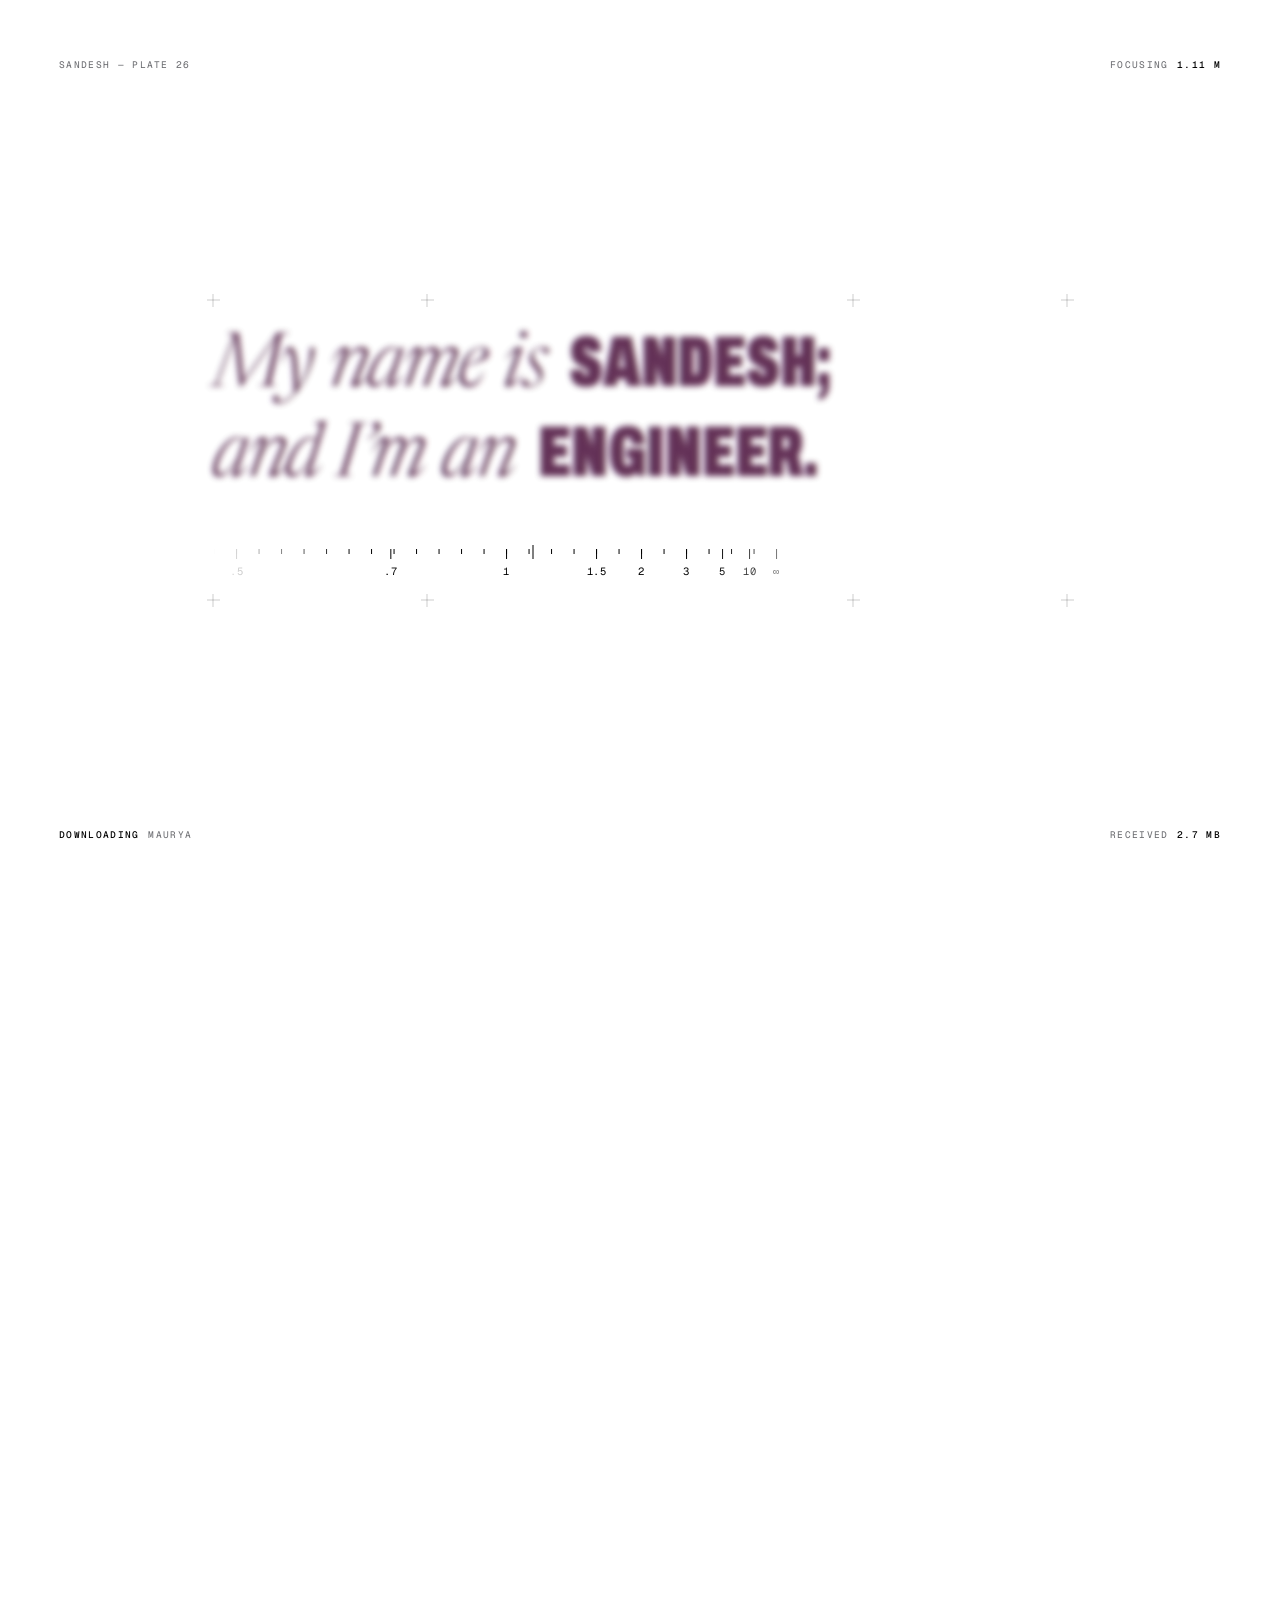
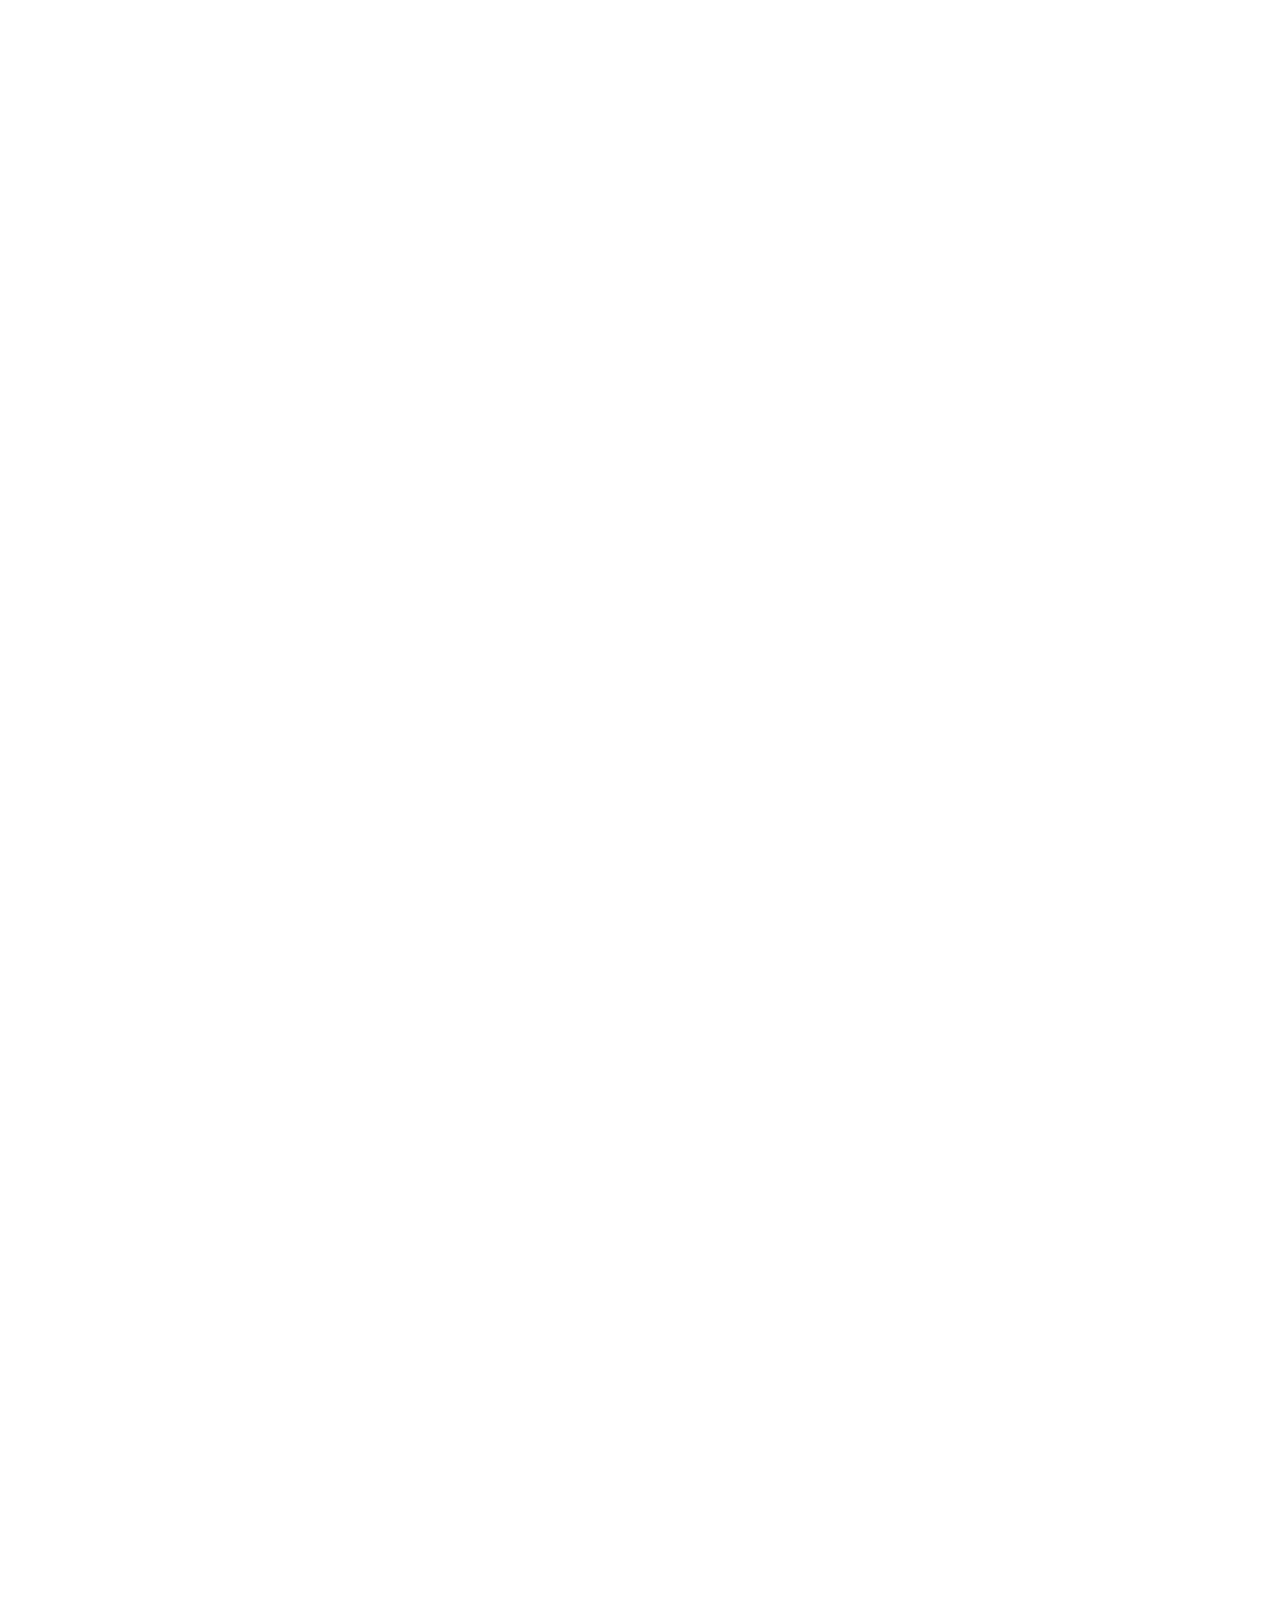
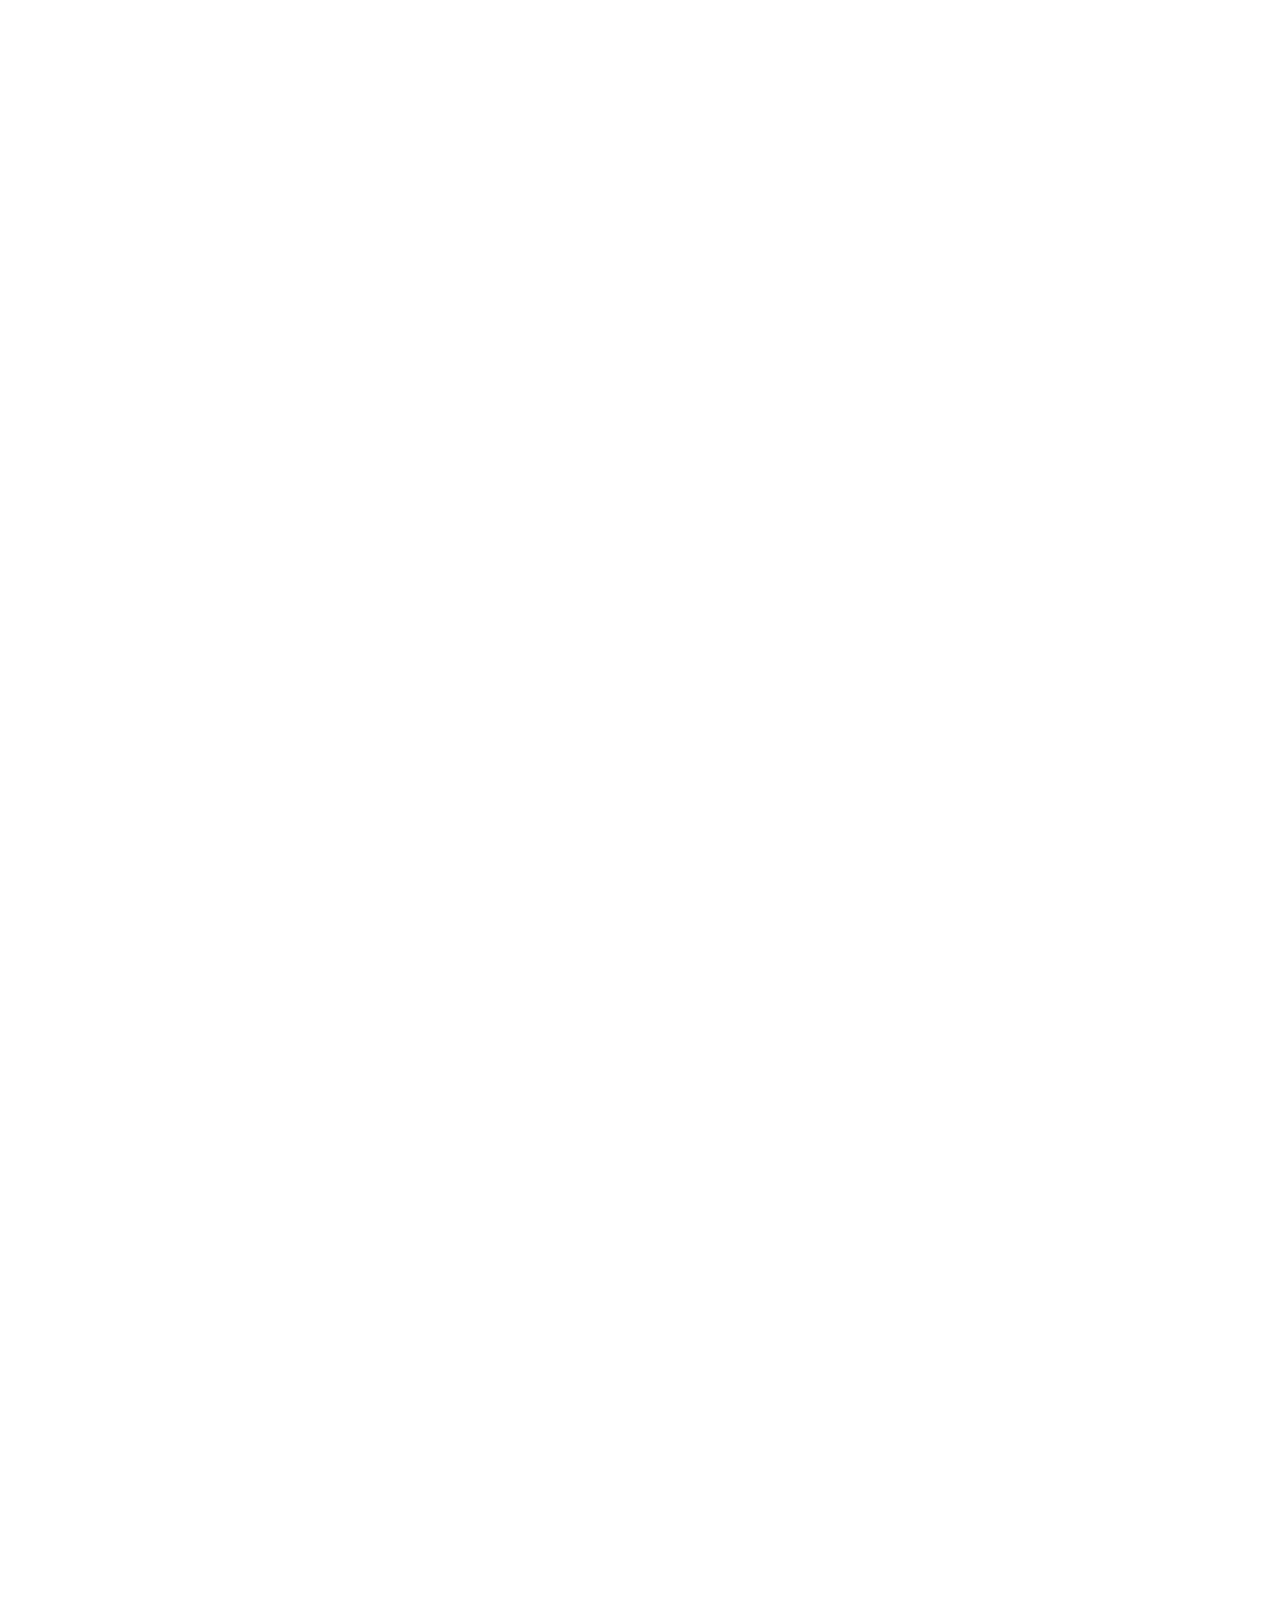
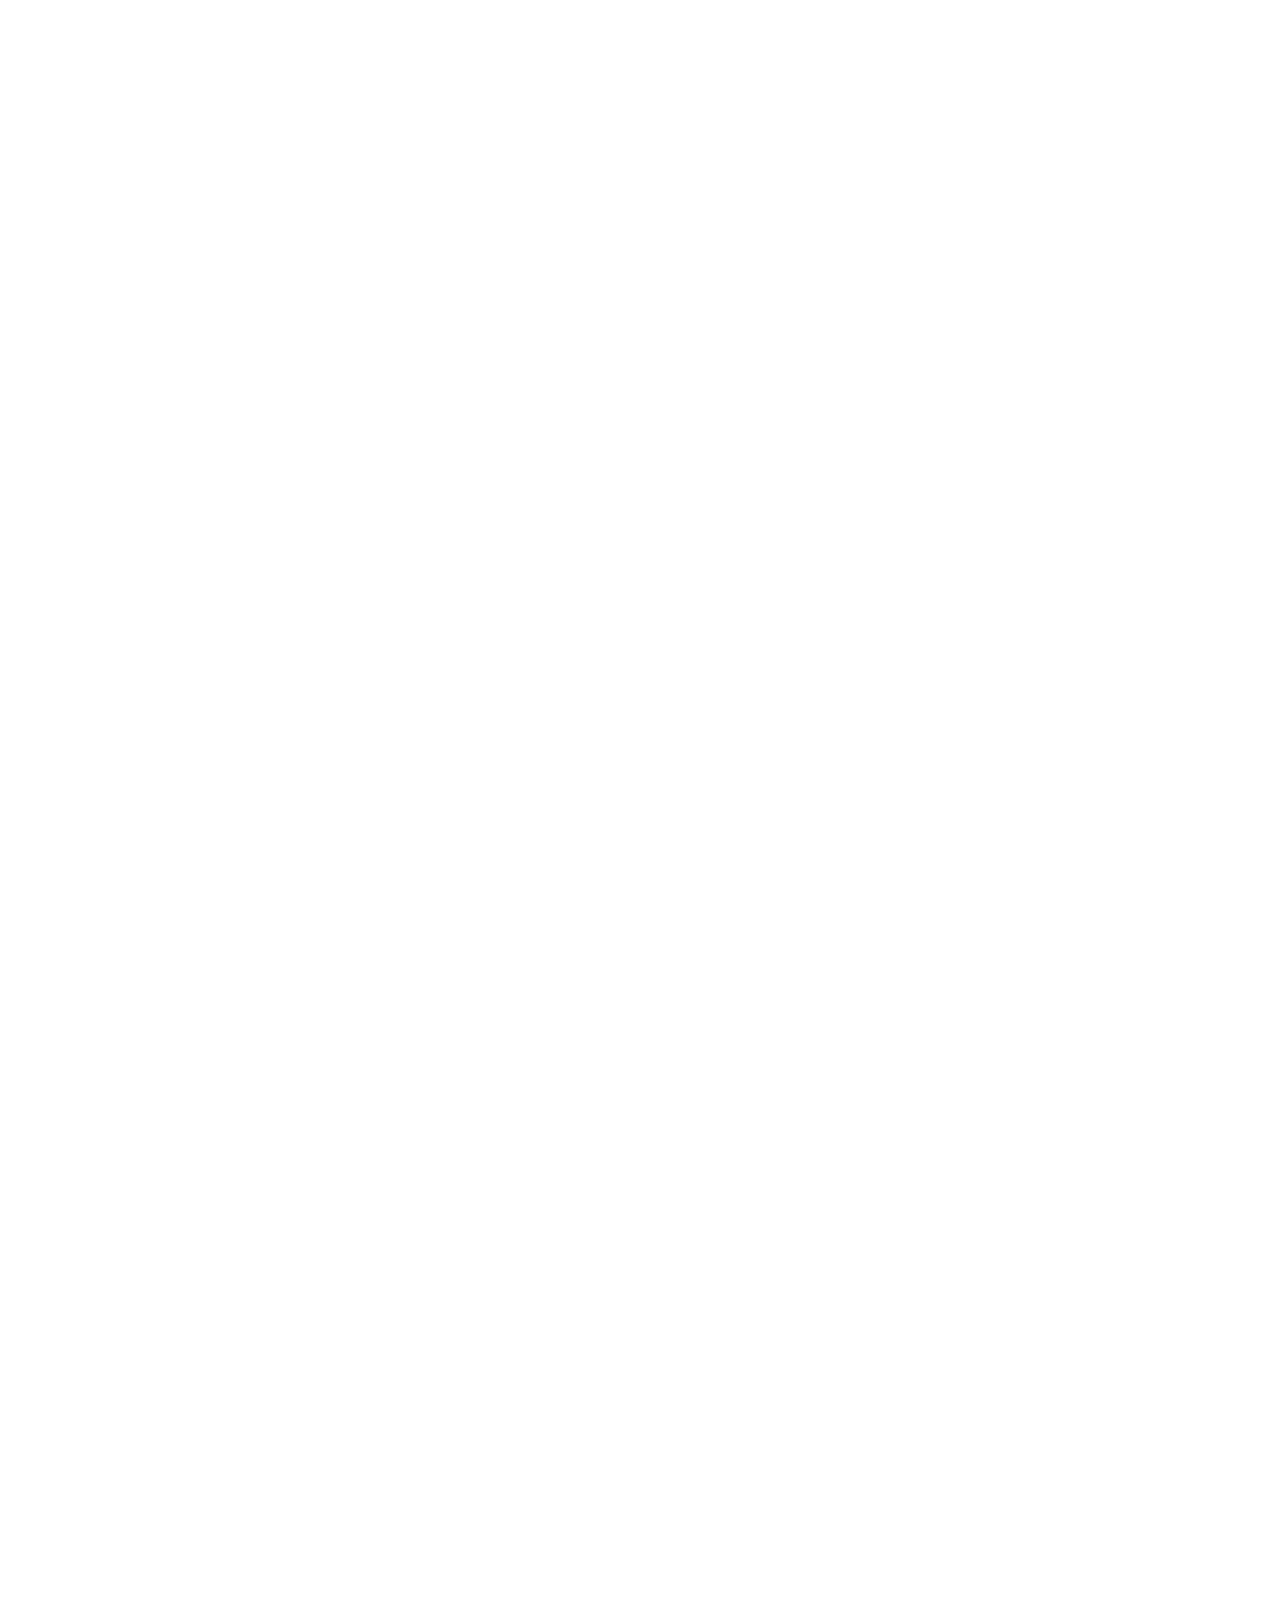
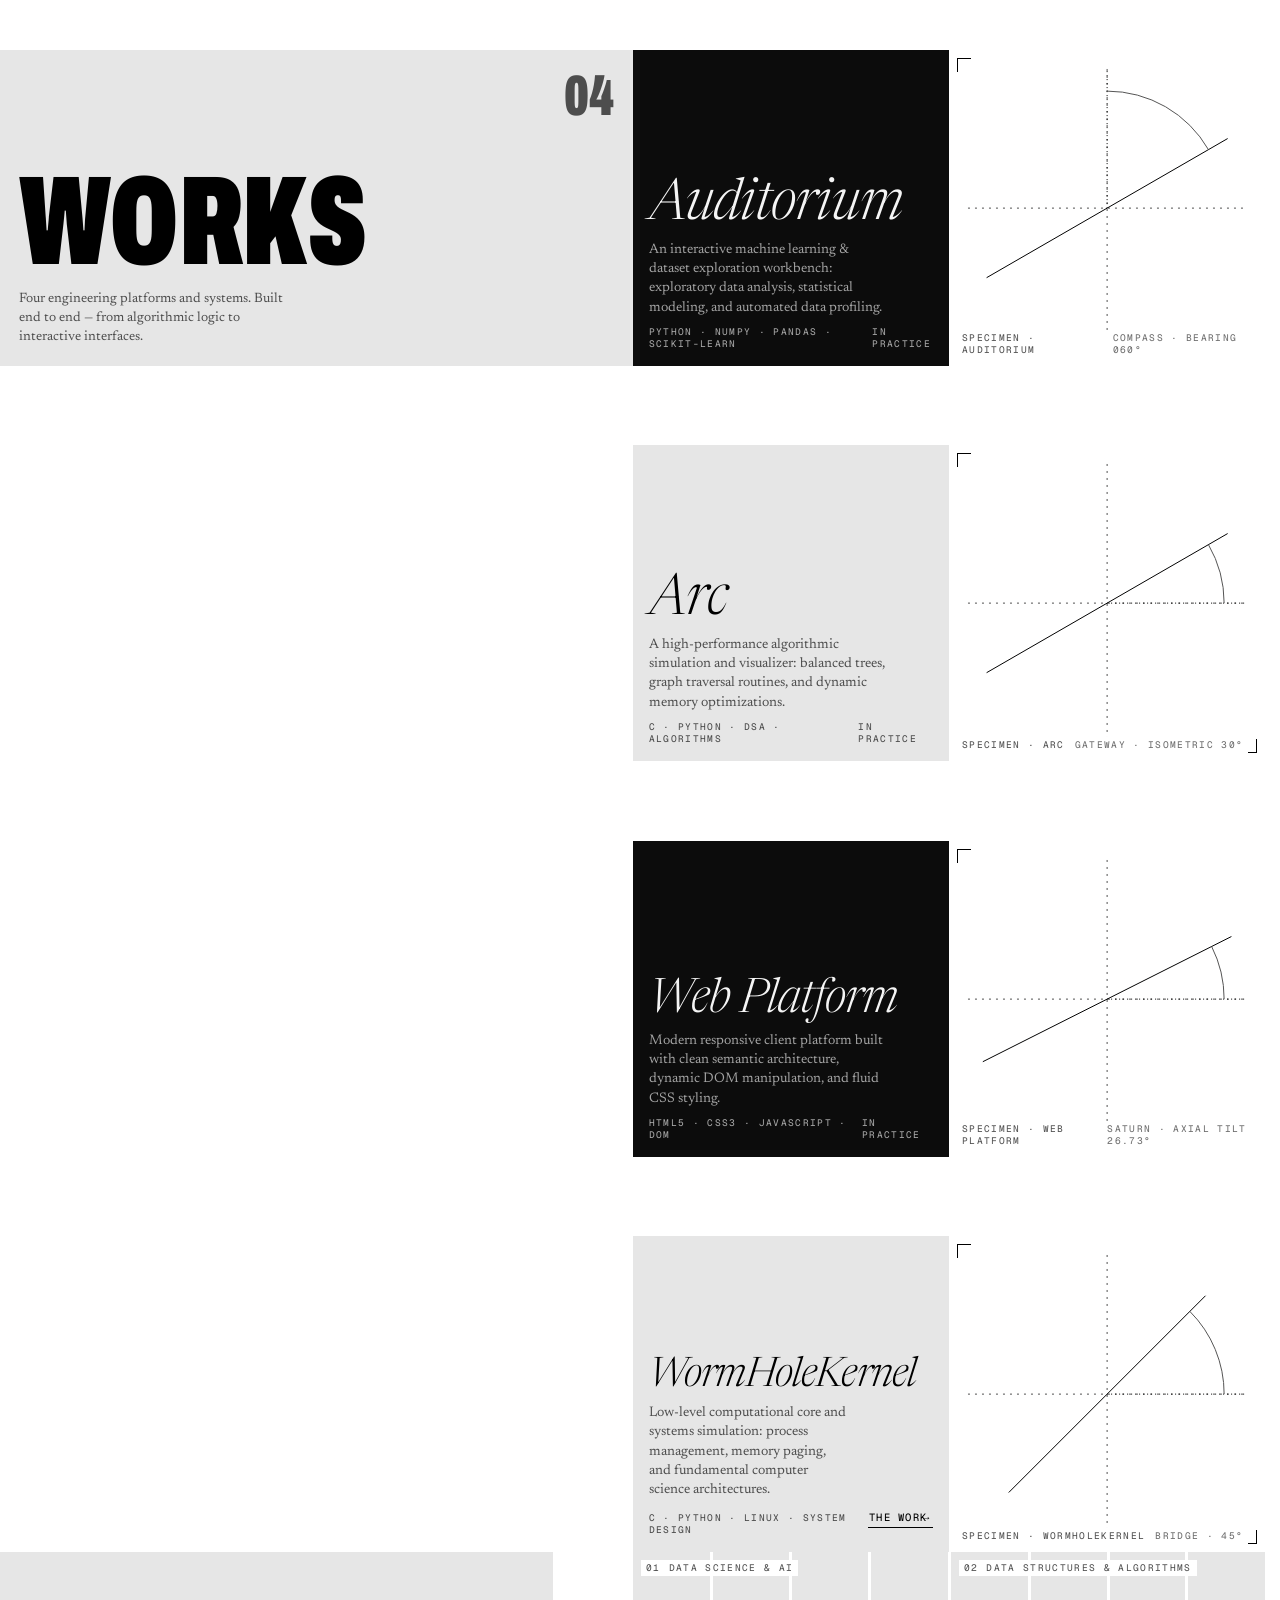
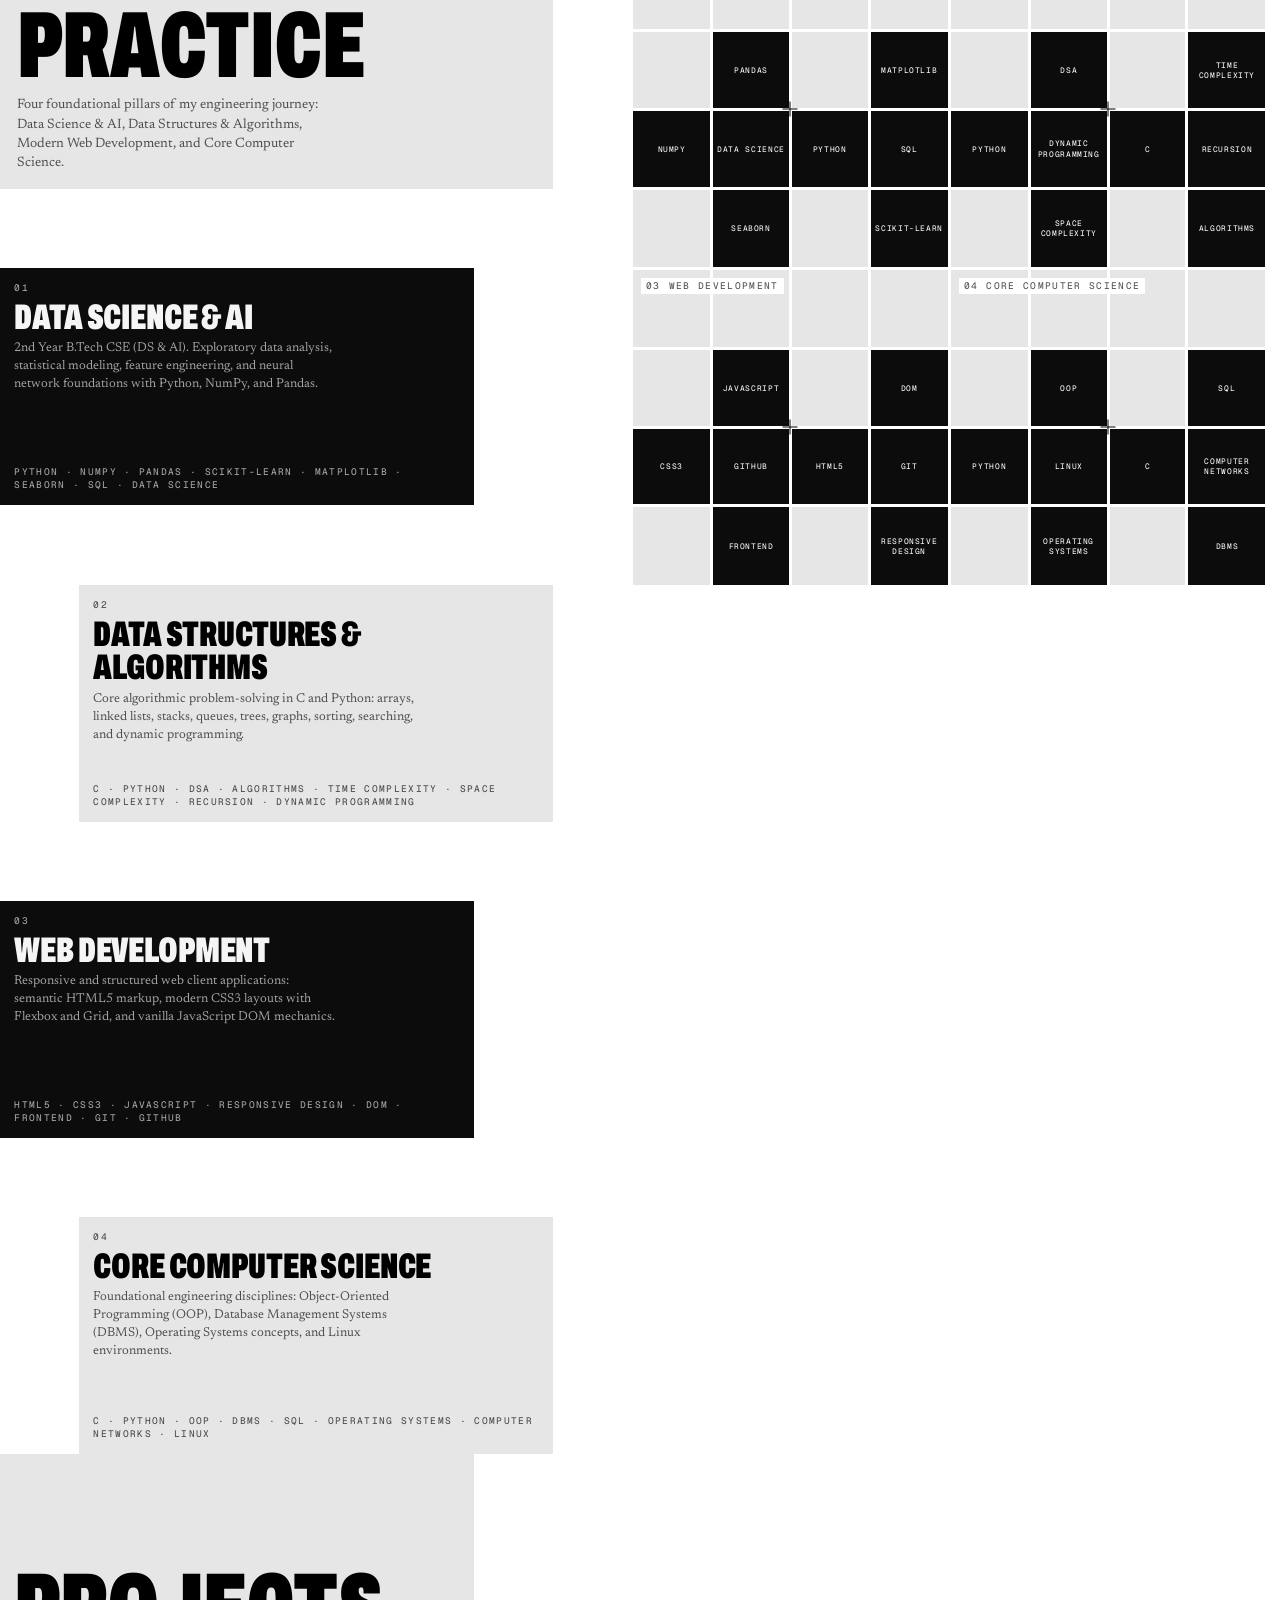
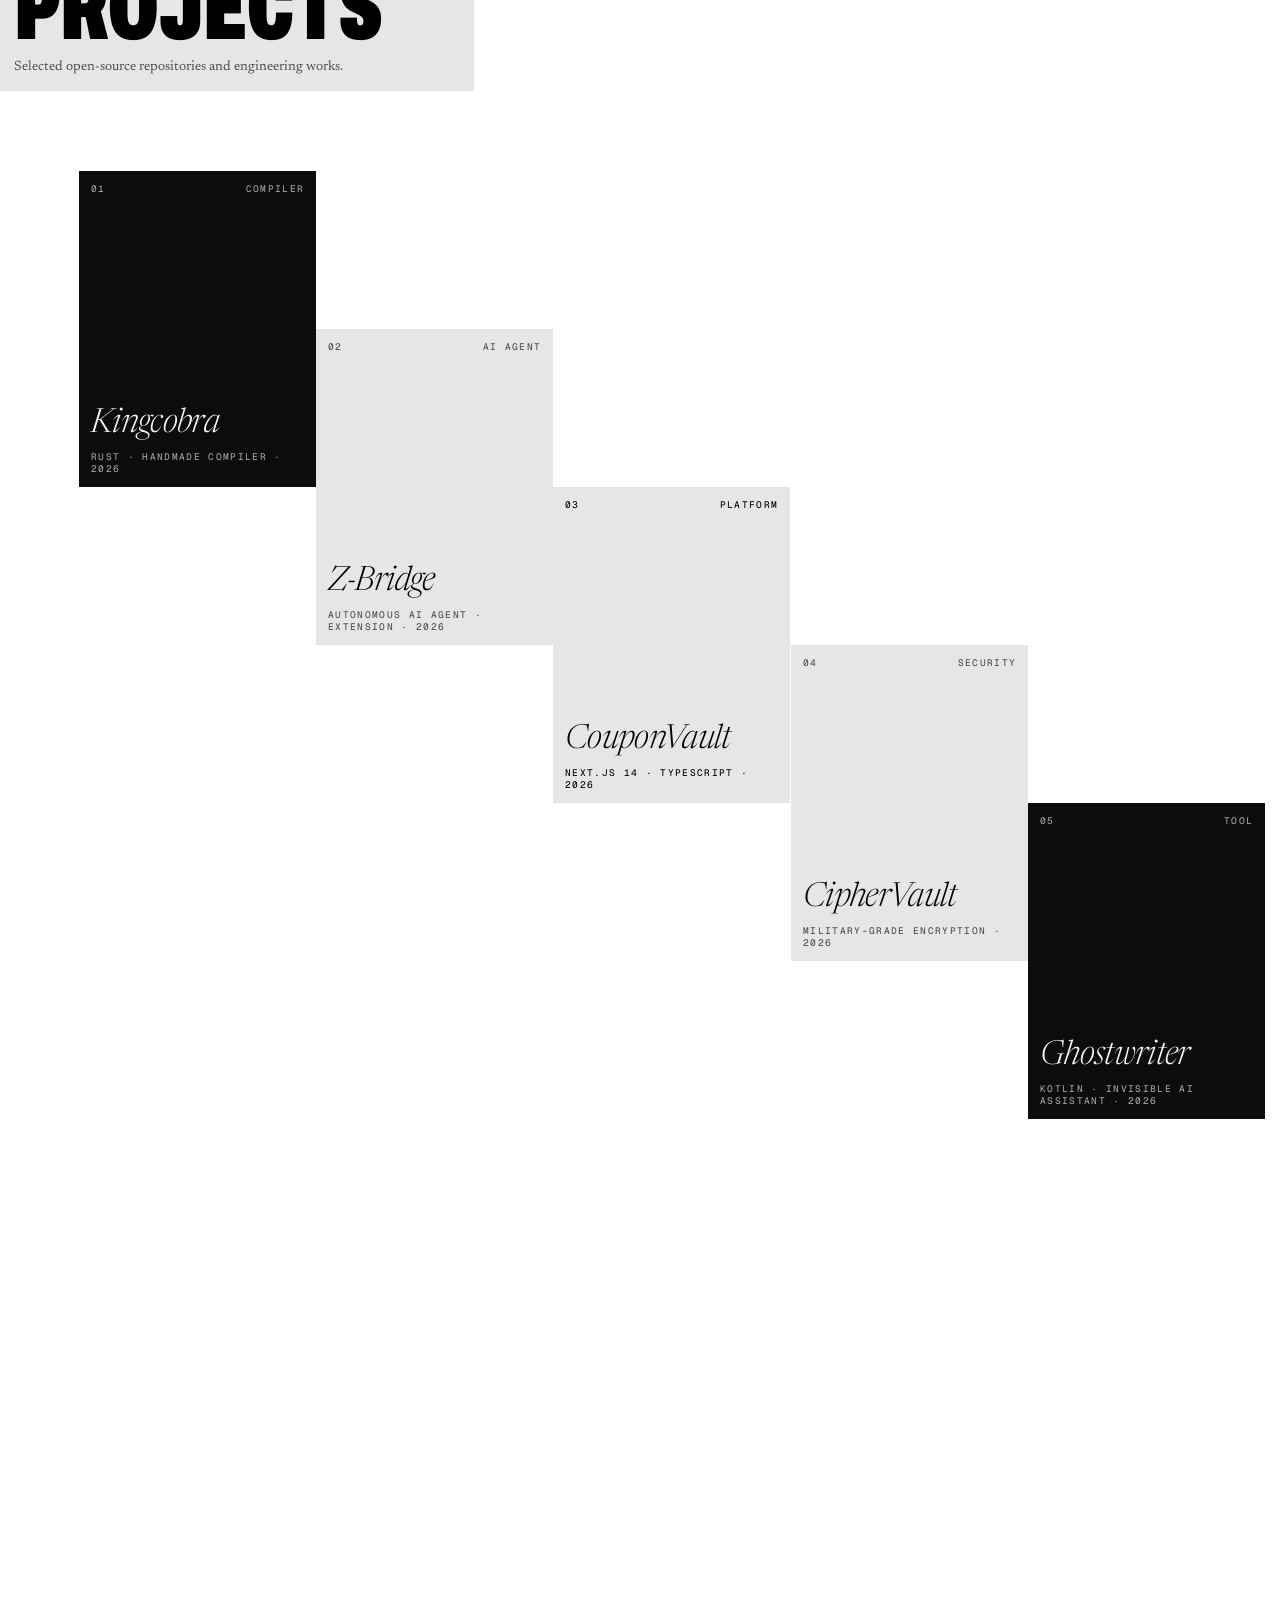
<file: index.html>
<!doctype html>
<html lang="en" dir="ltr" data-script="latn" class="no-js" data-world="paper">
	<head>
		<meta charset="utf-8" />
		<meta name="viewport" content="width=device-width, initial-scale=1, viewport-fit=cover" />
		<link rel="icon" href="./favicon.svg" type="image/svg+xml" />

		<meta name="color-scheme" content="light dark" />
		<meta name="theme-color" media="(prefers-color-scheme: light)" content="#ffffff" />
		<meta name="theme-color" media="(prefers-color-scheme: dark)" content="#020205" />

		<script>
			/**
			 * Resolve the world before the first pixel.
			 *
			 * Render-blocking on purpose, and a few hundred bytes: a flash of the
			 * wrong world would undo the whole conceit, and it cannot be fixed
			 * after paint. A stored choice wins over the system preference, because
			 * a visitor who picked one meant it.
			 */
			(function () {
				var root = document.documentElement;
				root.classList.remove('no-js');
				try {
					var stored = localStorage.getItem('birkar:world');
					var dark = window.matchMedia('(prefers-color-scheme: dark)').matches;
					root.dataset.world =
						stored === 'void' || stored === 'paper' ? stored : dark ? 'void' : 'paper';
					// The chrome in the world chosen, not the system's: the page's own ground in each.
					var chrome = document.querySelectorAll('meta[name="theme-color"]');
					for (var i = 0; i < chrome.length; i++) {
						chrome[i].content = root.dataset.world === 'void' ? '#020205' : '#ffffff';
					}
				} catch (error) {
					/* Storage denied — the markup default stands. */
				}
				/*
				 * The mount the visitor chose earlier in the visit, before the first
				 * pixel: a page opened after the choice is laid out in it from its
				 * first frame (`world/mount`).
				 */
				try {
					var mount = sessionStorage.getItem('birkar:mount');
					if (mount === 'framed' || mount === 'unframed') {
						root.dataset.mount = mount;
						root.style.setProperty('--mount', mount === 'framed' ? '1' : '0');
					}
				} catch (error) {
					/* Storage denied — every page opens unframed. */
				}
				/*
				 * A language once chosen is the one the root opens in: a reader who
				 * changed the sheet to Persian is sent to Persian's page before
				 * anything is drawn in English. Only the root — an address that
				 * names a language is the reader's to keep — and only for a language
				 * the site has (`content/locales.ts`; the tests hold the two lists
				 * together).
				 */
				try {
					var chosen = localStorage.getItem('birkar:language');
					var languages = ['fa', 'ckb', 'kmr', 'fi'];
					if (location.pathname === '/' && languages.indexOf(chosen) !== -1) {
						location.replace('/' + chosen + location.search + location.hash);
					}
				} catch (error) {
					/* Storage denied — the page is read in the language its address names. */
				}
				/*
				 * Where the sheet sets its reader down (`world/boot`'s destination): a
				 * place the history gave back — Back, Forward, a reload — kept in the
				 * entry's own state (`$navigation/place`), or a sector the address names.
				 * Chosen here, before the first paint, so the opening names where it is
				 * taking the reader from its first frame; the page chooses again by the
				 * same rule once it runs (`+page`). Where there is one, the page — not
				 * the browser — decides where the document stands.
				 */
				try {
					var timing = performance.getEntriesByType('navigation')[0];
					var given = timing && (timing.type === 'reload' || timing.type === 'back_forward');
					var place = given && history.state && history.state['kernel:place'];
					var named = /^#sector-([a-z-]+)$/.exec(location.hash);
					if (place && (place.y > 2 || place.anchor !== 'lens')) {
						root.dataset.destination = place.anchor || 'lens';
					} else if (named) {
						root.dataset.destination = named[1];
					}
					if (root.dataset.destination) history.scrollRestoration = 'manual';
				} catch (error) {
					/* No history to read — the page opens at its top. */
				}
				/*
				 * A crossing's arriving half (`$navigation/crossing`, which holds the
				 * leaving half and the names both are written to): before this page's
				 * first frame, which is before any module has run, name what travels
				 * here — every `data-crossing`, and one bound for an address only when
				 * that is the address the reader came from — say which way the crossing
				 * goes, and take the names back once it has landed. A reload, an address
				 * replaced, and motion reduced are never drawn.
				 */
				addEventListener('pagereveal', function (event) {
					var transition = event.viewTransition;
					if (!transition) return;
					var activation = window.navigation && window.navigation.activation;
					var kind = activation && activation.navigationType;
					var from = activation && activation.from && activation.from.url;
					var path = function (value) {
						var p = new URL(value, location.href).pathname;
						return p.length > 1 ? p.replace(/\/+$/, '') : p;
					};
					if (
						!from ||
						kind === 'reload' ||
						kind === 'replace' ||
						new URL(from).origin !== location.origin ||
						path(from) === path(location.href) ||
						matchMedia('(prefers-reduced-motion: reduce)').matches
					) {
						transition.skipTransition();
						return;
					}
					var back = kind === 'traverse' && activation.entry.index < activation.from.index;
					if (transition.types) {
						transition.types.add(back ? 'back' : 'forward');
						// This side's own: what only the page arriving draws (`styles/crossings.css`).
						transition.types.add('arriving');
						// …and what kind of page it is, by its address, whatever its language.
						var page =
							path(location.href).replace(
								new RegExp('^/(?:' + languages.join('|') + ')(?=/|$)'),
								''
							) || '/';
						var to = /^\/(works|notes|people|account)\//.exec(page + '/');
						transition.types.add(page === '/' ? 'sheet' : to ? to[1] : 'page');
					}
					var named = [];
					var seen = {};
					// While a scope stands over the page (the sheet's opening), only what is in it travels.
					var scope = document.querySelector('[data-crossing-scope]') || document;
					var travelers = scope.querySelectorAll('[data-crossing]');
					for (var t = 0; t < travelers.length; t++) {
						var element = travelers[t];
						var name = element.getAttribute('data-crossing');
						var bound = element.getAttribute('data-crossing-to');
						if (!name || seen[name] || (bound !== null && path(bound) !== path(from))) continue;
						// One that is not drawn does not travel, and leaves its name to one that is.
						if (!element.getClientRects().length) continue;
						seen[name] = true;
						element.style.viewTransitionName = name;
						var kind = element.getAttribute('data-crossing-class');
						if (kind) element.style.setProperty('view-transition-class', kind);
						named.push(element);
					}
					transition.finished.finally(function () {
						for (var n = 0; n < named.length; n++) {
							named[n].style.removeProperty('view-transition-name');
							named[n].style.removeProperty('view-transition-class');
						}
					});
				});
			})();
		</script>

		<meta http-equiv="content-security-policy" content="default-src 'self'; worker-src 'self' blob:; connect-src 'self' blob:; font-src 'self'; img-src 'self' data: blob:; media-src 'self' blob:; object-src 'none'; script-src 'self' 'wasm-unsafe-eval' 'sha256-6ORIrCu8qD8jZzY85oAOPHh+oiYs/+G8AA8y/6FzNzg=' 'sha256-GUbqugMchMM6CP1SX25VWY85iUemgf7UNUtYpUkiuGE='; style-src 'self' 'unsafe-inline'; base-uri 'self'; form-action 'self'">
		<link href="./_app/immutable/entry/start.DZAEokQm.js" rel="modulepreload">
		<link href="./_app/immutable/chunks/CAy1iyL3.js" rel="modulepreload">
		<link href="./_app/immutable/chunks/CDrkfc4T.js" rel="modulepreload">
		<link href="./_app/immutable/entry/app.DiN7Zou7.js" rel="modulepreload">
		<link href="./_app/immutable/chunks/CtT0-S4g.js" rel="modulepreload">
		<link href="./_app/immutable/chunks/DZIrMK9l.js" rel="modulepreload">
		<link href="./_app/immutable/chunks/xihTtKlq.js" rel="modulepreload">
		<link href="./_app/immutable/nodes/0.DGXM6sAV.js" rel="modulepreload">
		<link href="./_app/immutable/chunks/vDJh05qf.js" rel="modulepreload">
		<link href="./_app/immutable/chunks/CT_s9e-q.js" rel="modulepreload">
		<link href="./_app/immutable/chunks/DZe6P2OK.js" rel="modulepreload">
		<link href="./_app/immutable/chunks/jF2Q2vpH.js" rel="modulepreload">
		<link href="./_app/immutable/chunks/7coZx_mz.js" rel="modulepreload">
		<link href="./_app/immutable/chunks/BnXxqU9U.js" rel="modulepreload">
		<link href="./_app/immutable/nodes/3.C3Oy6EHJ.js" rel="modulepreload">
		<link href="./_app/immutable/chunks/ClzaPqxo.js" rel="modulepreload">
		<link href="./_app/immutable/chunks/B2qhPrH1.js" rel="modulepreload">
		<link href="./_app/immutable/chunks/CFsHJiG0.js" rel="modulepreload">
		<link href="./_app/immutable/chunks/CHqItGKm.js" rel="modulepreload">
		<link href="./_app/immutable/chunks/ELPGrdcT.js" rel="modulepreload">
		<link href="./_app/immutable/chunks/tZjf1JQz.js" rel="modulepreload">
		<link href="./_app/immutable/chunks/DshTci0C.js" rel="modulepreload">
		<link href="./_app/immutable/chunks/4PqWFOE5.js" rel="modulepreload">
		<link href="./_app/immutable/chunks/Cwkimsmu.js" rel="modulepreload">
		<link href="./_app/immutable/chunks/DE9lj6oS.js" rel="modulepreload">
		<link href="./_app/immutable/chunks/BWwkEbyN.js" rel="modulepreload">
		<link href="./_app/immutable/chunks/D4fSs-Sq.js" rel="modulepreload">
		<link href="./_app/immutable/chunks/Kt4jKIWV.js" rel="modulepreload">
		<link href="./_app/immutable/chunks/DX9BrXbc.js" rel="modulepreload">
		<link href="./_app/immutable/chunks/DGrPXTm2.js" rel="modulepreload">
		<link href="./_app/immutable/chunks/fz24hlwT.js" rel="modulepreload">
		<link href="./_app/immutable/chunks/DH6IKBpL.js" rel="modulepreload">
		<link href="./_app/immutable/chunks/CWMWuTl2.js" rel="modulepreload">
		<link href="./_app/immutable/chunks/ZkLX3LGz.js" rel="modulepreload">
		<link href="./_app/immutable/chunks/NL_OVwQu.js" rel="modulepreload">
		<link href="./_app/immutable/chunks/CfPuRZE9.js" rel="modulepreload">
		<link href="./_app/immutable/chunks/DfZJtqBB.js" rel="modulepreload">
		<link href="./_app/immutable/chunks/Chcx0Btt.js" rel="modulepreload">
		<link href="./_app/immutable/chunks/C-Azehd7.js" rel="modulepreload">
		<link href="./_app/immutable/chunks/DTZXWq7l.js" rel="modulepreload">
		<link href="./_app/immutable/chunks/DrsOisCf.js" rel="modulepreload">
		<link href="./_app/immutable/chunks/DXKhITYR.js" rel="modulepreload">
		<link href="./_app/immutable/chunks/BoD1nBb4.js" rel="modulepreload">
		<link href="./_app/immutable/chunks/Dgk3esDI.js" rel="modulepreload">
		<link href="./_app/immutable/chunks/BPJFpaph.js" rel="modulepreload">
		<link href="./_app/immutable/chunks/CF5YSoqB.js" rel="modulepreload">
		<link href="./_app/immutable/chunks/CTxxzrZ3.js" rel="modulepreload">
		<link href="./_app/immutable/chunks/D-FBN6o0.js" rel="modulepreload">
		<link href="./_app/immutable/chunks/BdkBDNTL.js" rel="modulepreload">
		<link href="./_app/immutable/chunks/BcCocoV3.js" rel="modulepreload">
		<link href="./_app/immutable/chunks/DjAx3H9w.js" rel="modulepreload">
		<link href="./_app/immutable/chunks/BufmhSdc.js" rel="modulepreload">
		
		<style>.cursor.svelte-w2h8sw{z-index:900;pointer-events:none;top:0;left:0;color:inherit;opacity:0;transition:opacity .26s var(--ease-out-quint);mix-blend-mode:difference;will-change:transform;background:0 0;border:0;margin:0;padding:0;position:fixed;inset:0 auto auto 0;overflow:visible}.cursor.svelte-w2h8sw[data-ink]{mix-blend-mode:normal;filter:drop-shadow(0 0 .6px var(--edge)) drop-shadow(0 0 .6px var(--edge)) drop-shadow(0 0 .6px var(--edge))}.cursor--visible.svelte-w2h8sw{opacity:1}.cursor.svelte-w2h8sw{--mark:#fff;--edge:transparent;--ring:18px;--arm:26px;--gap:0px}.cursor--labeled.svelte-w2h8sw,.cursor[data-mode=link].svelte-w2h8sw{--ring:32px;--arm:9px}.cursor[data-mode=lens].svelte-w2h8sw{--ring:46px;--arm:66px;--gap:14px}.cursor[data-mode=disabled].svelte-w2h8sw{--ring:14px;--arm:14px}.cursor--visible[data-mode=disabled].svelte-w2h8sw{opacity:.4}.cursor--visible[data-mode=text].svelte-w2h8sw{opacity:0}.cursor__ring.svelte-w2h8sw{width:var(--ring);height:var(--ring);margin:calc(var(--ring) / -2) 0 0 calc(var(--ring) / -2);border:1px solid var(--mark);transition:width .42s var(--ease-out-expo), height .42s var(--ease-out-expo), margin .42s var(--ease-out-expo), opacity .26s var(--ease-out-quint);border-radius:50%;position:absolute;top:0;left:0}.cursor__tick.svelte-w2h8sw{transition:width .42s var(--ease-out-expo), height .42s var(--ease-out-expo), --gap .42s var(--ease-out-expo), opacity .26s var(--ease-out-quint);position:absolute;top:0;left:0;translate:-50% -50%}.cursor__tick--x.svelte-w2h8sw{width:var(--arm);background:linear-gradient(to right, var(--mark) calc(50% - var(--gap) / 2), transparent 0 calc(50% + var(--gap) / 2), var(--mark) 0);height:1px}.cursor__tick--y.svelte-w2h8sw{width:1px;height:var(--arm);background:linear-gradient(to bottom, var(--mark) calc(50% - var(--gap) / 2), transparent 0 calc(50% + var(--gap) / 2), var(--mark) 0)}@property --gap{syntax:"<length>";inherits:true;initial-value:0}.cursor[data-form=none].svelte-w2h8sw{visibility:hidden}.cursor__dot.svelte-w2h8sw{background:var(--mark);opacity:0;width:4px;height:4px;transition:opacity .26s var(--ease-out-quint), scale .42s var(--ease-out-expo);border-radius:50%;position:absolute;top:-2px;left:-2px;scale:.2}.cursor[data-form=sun].svelte-w2h8sw{--ring:22px;--arm:0px}.cursor[data-form=sun].cursor--labeled.svelte-w2h8sw,.cursor[data-form=sun][data-mode=link].svelte-w2h8sw{--ring:32px}.cursor[data-form=sun].svelte-w2h8sw .cursor__dot:where(.svelte-w2h8sw){opacity:1;scale:1}.cursor[data-form=sun].svelte-w2h8sw .cursor__tick:where(.svelte-w2h8sw){opacity:0}.cursor__pixel.svelte-w2h8sw{border:1px solid var(--mark);opacity:0;width:22px;height:22px;transition:width .34s var(--ease-out-expo), height .34s var(--ease-out-expo), margin .34s var(--ease-out-expo), opacity .2s var(--ease-out-quint), scale .34s var(--ease-out-expo);margin:-11px 0 0 -11px;position:absolute;top:0;left:0;scale:.6}.cursor__pixel-tick.svelte-w2h8sw{background:var(--mark);position:absolute;top:50%;left:50%;translate:-50% -50%}.cursor__pixel-tick--x.svelte-w2h8sw{width:9px;height:1px}.cursor__pixel-tick--y.svelte-w2h8sw{width:1px;height:9px}.cursor[data-form=pixel].svelte-w2h8sw .cursor__pixel:where(.svelte-w2h8sw){opacity:1;scale:1}.cursor[data-form=pixel].cursor--labeled.svelte-w2h8sw .cursor__pixel:where(.svelte-w2h8sw),.cursor[data-form=pixel][data-mode=link].svelte-w2h8sw .cursor__pixel:where(.svelte-w2h8sw){width:30px;height:30px;margin:-15px 0 0 -15px}.cursor__sort.svelte-w2h8sw{opacity:0;transition:opacity .22s var(--ease-out-quint), scale .42s var(--ease-out-expo);position:absolute;top:-24px;left:-24px;overflow:visible;scale:.5}.cursor__edges.svelte-w2h8sw{fill:none;stroke:var(--mark);stroke-width:1px;stroke-linecap:square;vector-effect:non-scaling-stroke}.cursor__edges--hidden.svelte-w2h8sw{stroke-dasharray:1.5 2.5;stroke-opacity:.7;transition:stroke-opacity .22s var(--ease-out-quint)}.cursor[data-subject].svelte-w2h8sw .cursor__edges--hidden:where(.svelte-w2h8sw){stroke-opacity:0}.cursor__letter.svelte-w2h8sw{fill:var(--mark);font-family:var(--font-cast);text-anchor:middle;dominant-baseline:central;animation:svelte-w2h8sw-set .38s var(--ease-out-expo) both;font-size:16px}@keyframes svelte-w2h8sw-set{0%{opacity:0;scale:.4}}.cursor[data-form=sort].svelte-w2h8sw .cursor__sort:where(.svelte-w2h8sw){opacity:1;scale:1}.cursor[data-form=sort].cursor--labeled.svelte-w2h8sw .cursor__sort:where(.svelte-w2h8sw),.cursor[data-form=sort][data-mode=link].svelte-w2h8sw .cursor__sort:where(.svelte-w2h8sw){scale:1.3}.cursor[data-form=pixel].svelte-w2h8sw .cursor__ring:where(.svelte-w2h8sw),.cursor[data-form=pixel].svelte-w2h8sw .cursor__tick:where(.svelte-w2h8sw),.cursor[data-form=sort].svelte-w2h8sw .cursor__ring:where(.svelte-w2h8sw),.cursor[data-form=sort].svelte-w2h8sw .cursor__tick:where(.svelte-w2h8sw){opacity:0}.cursor__label.svelte-w2h8sw{white-space:nowrap;color:var(--mark);border-bottom:1px solid var(--mark);animation:svelte-w2h8sw-label-in .3s var(--ease-out-expo) both;padding:3px 0 4px;position:absolute;top:0;left:0}.cursor[data-form=pixel].svelte-w2h8sw .cursor__label:where(.svelte-w2h8sw){border:1px solid var(--mark);padding:5px 8px 4px}.cursor__label.svelte-w2h8sw:is(:lang(ae),:lang(ar),:lang(arc),:lang(bcc),:lang(bqi),:lang(ckb),:lang(dv),:lang(fa),:lang(glk),:lang(he),:lang(ku),:lang(mzn),:lang(nqo),:lang(pnb),:lang(ps),:lang(sd),:lang(ug),:lang(ur),:lang(yi)){animation-name:svelte-w2h8sw-label-in-rtl}@keyframes svelte-w2h8sw-label-in{0%{opacity:0;clip-path:inset(0 100% 0 0)}to{opacity:1;clip-path:inset(0)}}@keyframes svelte-w2h8sw-label-in-rtl{0%{opacity:0;clip-path:inset(0 0 0 100%)}to{opacity:1;clip-path:inset(0)}}

.language.svelte-1a959v9{position:relative}.language__sheet.svelte-1a959v9{z-index:10;pointer-events:none;min-width:13.5rem;max-width:calc(100vw - 2rem);transition:display .7s allow-discrete;gap:.55rem;padding:.75rem 0 0;display:none;position:absolute;inset-block-start:calc(100% + .9rem);inset-inline-start:-.08em}.language[data-open].svelte-1a959v9 .language__sheet:where(.svelte-1a959v9){display:grid}.language[data-align=end].svelte-1a959v9 .language__sheet:where(.svelte-1a959v9){inset-inline:auto -.08em}.language[data-open].svelte-1a959v9 .language__sheet:where(.svelte-1a959v9){pointer-events:auto}.language__rule.svelte-1a959v9{background:var(--rule);transform-origin:0;height:1px;transition:scale .3s var(--ease-swift), background-color var(--duration-world) var(--ease-in-out-quart);position:absolute;inset:0 0 auto;scale:0 1}.language__rule.svelte-1a959v9:is(:lang(ae),:lang(ar),:lang(arc),:lang(bcc),:lang(bqi),:lang(ckb),:lang(dv),:lang(fa),:lang(glk),:lang(he),:lang(ku),:lang(mzn),:lang(nqo),:lang(pnb),:lang(ps),:lang(sd),:lang(ug),:lang(ur),:lang(yi)){transform-origin:100%}.language[data-open].svelte-1a959v9 .language__rule:where(.svelte-1a959v9){transition:scale .9s var(--ease-out-expo), background-color var(--duration-world) var(--ease-in-out-quart);scale:1}@starting-style{.language[data-open].svelte-1a959v9 .language__rule:where(.svelte-1a959v9){scale:0 1}.language[data-open].svelte-1a959v9 .language__item:where(.svelte-1a959v9){opacity:0;translate:0 6px}}.language__list.svelte-1a959v9{gap:.15rem;margin:0;padding:0;list-style:none;display:grid}.language__item.svelte-1a959v9{opacity:0;transition:opacity .22s var(--ease-out-quint), translate .3s var(--ease-out-expo);translate:0 6px}.language[data-open].svelte-1a959v9 .language__item:where(.svelte-1a959v9){opacity:1;transition:opacity .7s var(--ease-out-quint) calc(.14s + var(--order) * 55ms), translate .9s var(--ease-out-expo) calc(.14s + var(--order) * 55ms);translate:0}.language__link.svelte-1a959v9{--tone:color-mix(in oklab, var(--ink-soft), var(--ink) calc(var(--hover,0) * 100%));color:var(--tone);transition:color .16s var(--ease-swift);grid-template-columns:.5rem auto 1fr auto;align-items:baseline;column-gap:.6rem;padding:.32rem 0;text-decoration:none;display:grid}.language__link.svelte-1a959v9:hover,.language__link.svelte-1a959v9:focus-visible,.language__link[aria-current].svelte-1a959v9{color:var(--ink)}.language__ring.svelte-1a959v9{border:1px solid;border-radius:50%;align-self:center;width:.42rem;height:.42rem}.language__link[aria-current].svelte-1a959v9 .language__ring:where(.svelte-1a959v9){background:currentColor}.language__name.svelte-1a959v9{font-family:var(--font-endonym,var(--font-sans));white-space:nowrap;font-size:.9375rem;line-height:1.2}.language__variety.svelte-1a959v9{font-family:var(--font-endonym,var(--font-sans));color:var(--ink-faint);white-space:nowrap;font-size:.8125rem}.language__code.svelte-1a959v9{color:var(--ink-faint);grid-column:4}.language__link.svelte-1a959v9:is(:where(.svelte-1a959v9):lang(fa),:where(.svelte-1a959v9):lang(ckb)) :is(.language__name:where(.svelte-1a959v9),.language__variety:where(.svelte-1a959v9)){font-size:1.0625rem;line-height:1.35}@media (prefers-reduced-motion:reduce){.language__sheet.svelte-1a959v9,.language__item.svelte-1a959v9,.language__rule.svelte-1a959v9{transition:none}}.control-key.svelte-yqr5eo{--size:2.25rem;width:var(--size);height:var(--size);color:inherit;cursor:inherit;opacity:0;rotate:-8deg;scale:calc(1 - var(--hover,0) * .06);background:0 0;border:0;border-radius:50%;padding:0;display:block}.control-key--compact.svelte-yqr5eo{--size:2rem}.control-key--small.svelte-yqr5eo{--size:1.8rem;margin-block:-.6rem}.control-key.svelte-yqr5eo img:where(.svelte-yqr5eo){mix-blend-mode:multiply;filter:grayscale();width:100%;height:100%;transition:filter 1.4s var(--ease-out-quint);display:block}:root[data-impression] .control-key.svelte-yqr5eo img:where(.svelte-yqr5eo){filter:grayscale(0)}:root[data-world=void] .control-key.svelte-yqr5eo img:where(.svelte-yqr5eo){mix-blend-mode:normal;filter:grayscale()brightness(2.4)saturate(1.05)}:root[data-world=void][data-impression] .control-key.svelte-yqr5eo img:where(.svelte-yqr5eo){filter:grayscale(0)brightness(1.35)saturate(1.05)}.control-key--in.svelte-yqr5eo{opacity:1;animation:.52s cubic-bezier(.2,1.6,.4,1) .76s both svelte-yqr5eo-strike}@keyframes svelte-yqr5eo-strike{0%{opacity:0;transform:scale(1.35)}to{opacity:1;transform:none}}.control-key.svelte-yqr5eo:focus-visible{outline:1px solid var(--signal);outline-offset:4px}@media (prefers-reduced-motion:reduce){.control-key--in.svelte-yqr5eo{animation:none}}.controls.svelte-yj601m{align-items:center;gap:1.35rem;display:flex}@media (width<=560px){.controls.svelte-yj601m{gap:.9rem}}

.mat.svelte-vue9m0{--mat-band:calc(var(--page-mat,2.25rem) * var(--mount,0) * var(--presence,1));--lock:11px;z-index:45;pointer-events:none;position:fixed;inset:0}.mat[data-contained].svelte-vue9m0{z-index:0;position:absolute}.mat__furniture.svelte-vue9m0,.mat__edge.svelte-vue9m0,.mat__lock.svelte-vue9m0,.mat__slug.svelte-vue9m0{position:absolute}.mat__furniture.svelte-vue9m0{background:var(--hatch-pattern), var(--ground,var(--surface));transition:background-color var(--duration-world) var(--ease-in-out-quart);background-attachment:fixed,scroll}.mat__furniture[data-side=top].svelte-vue9m0{height:var(--mat-band);inset:0 0 auto}.mat__furniture[data-side=bottom].svelte-vue9m0{height:var(--mat-band);inset:auto 0 0}.mat__furniture[data-side=start].svelte-vue9m0,.mat__furniture[data-side=end].svelte-vue9m0{top:var(--mat-band);bottom:var(--mat-band);width:var(--mat-band)}.mat__furniture[data-side=start].svelte-vue9m0{inset-inline-start:0}.mat__furniture[data-side=end].svelte-vue9m0{inset-inline-end:0}.mat__edge.svelte-vue9m0{inset:var(--mat-band);border:1px solid var(--hatch-edge);opacity:calc(var(--mount,0) * var(--presence,1))}.mat__lock.svelte-vue9m0{width:var(--lock);height:var(--lock);opacity:calc(var(--mount,0) * var(--presence,1));translate:-50% -50%}.mat__lock.svelte-vue9m0:before,.mat__lock.svelte-vue9m0:after{content:"";background:var(--ink);position:absolute}.mat__lock.svelte-vue9m0:before{inset-inline:0;height:1px;top:calc(50% - .5px)}.mat__lock.svelte-vue9m0:after{inset-block:0;width:1px;left:calc(50% - .5px)}.mat__lock[data-corner^=top].svelte-vue9m0{top:var(--mat-band)}.mat__lock[data-corner^=bottom].svelte-vue9m0{top:calc(100% - var(--mat-band))}.mat__lock[data-corner$=start].svelte-vue9m0{left:var(--mat-band)}.mat__lock[data-corner$=end].svelte-vue9m0,.mat.svelte-vue9m0:is(:lang(ae),:lang(ar),:lang(arc),:lang(bcc),:lang(bqi),:lang(ckb),:lang(dv),:lang(fa),:lang(glk),:lang(he),:lang(ku),:lang(mzn),:lang(nqo),:lang(pnb),:lang(ps),:lang(sd),:lang(ug),:lang(ur),:lang(yi)) .mat__lock[data-corner$=start]:where(.svelte-vue9m0){left:calc(100% - var(--mat-band))}.mat.svelte-vue9m0:is(:lang(ae),:lang(ar),:lang(arc),:lang(bcc),:lang(bqi),:lang(ckb),:lang(dv),:lang(fa),:lang(glk),:lang(he),:lang(ku),:lang(mzn),:lang(nqo),:lang(pnb),:lang(ps),:lang(sd),:lang(ug),:lang(ur),:lang(yi)) .mat__lock[data-corner$=end]:where(.svelte-vue9m0){left:var(--mat-band)}.mat__slug.svelte-vue9m0{inset-inline-end:calc(var(--mat-band) + 1.5rem);bottom:calc(var(--mat-band) / 2);background:var(--ground,var(--surface));color:var(--ink-soft);white-space:nowrap;opacity:calc(var(--mount,0) * var(--presence,1));transition:background-color var(--duration-world) var(--ease-in-out-quart);padding-inline:.6em;translate:0 50%}@media (width<=760px){.mat.svelte-vue9m0{display:none}}

.lens__unavailable.svelte-asx0yf{text-align:center;max-width:24ch;color:var(--ink-soft);font-size:.8rem;position:absolute;top:52%;left:50%;translate:-50% -50%}.lens.svelte-asx0yf{image-rendering:auto;opacity:0;width:100%;height:100%;transition:opacity 1.2s var(--ease-out-expo);display:block;position:absolute;inset:0}.lens.svelte-asx0yf:not(.lens--failed){opacity:1}.lens[data-mirrored].svelte-asx0yf{scale:-1 1}.lens[data-hidden].svelte-asx0yf{visibility:hidden}.passage.svelte-n7npvj{pointer-events:none;visibility:hidden;width:100%;height:100%;display:block;position:absolute;inset:0}.passage[data-shown].svelte-n7npvj{visibility:visible}

.bridge.svelte-526mtw{width:2.6em;height:1.3em;fill:var(--ink);flex:none}

.lexicon.svelte-ril3c4{pointer-events:auto;border-top-color:#0000;width:100%;position:relative}.lexicon__rule.svelte-ril3c4{background:var(--rule);transform-origin:0;height:1px;transition:scale .42s var(--ease-out-quint), background-color var(--duration-world) var(--ease-in-out-quart);display:block;position:absolute;inset:-1px 0 auto;scale:0 1}.lexicon__rule.svelte-ril3c4:is(:lang(ae),:lang(ar),:lang(arc),:lang(bcc),:lang(bqi),:lang(ckb),:lang(dv),:lang(fa),:lang(glk),:lang(he),:lang(ku),:lang(mzn),:lang(nqo),:lang(pnb),:lang(ps),:lang(sd),:lang(ug),:lang(ur),:lang(yi)){transform-origin:100%}.lexicon--in.svelte-ril3c4 .lexicon__rule:where(.svelte-ril3c4){transition:scale 1.1s var(--ease-out-expo), background-color var(--duration-world) var(--ease-in-out-quart);scale:1}.lexicon__head.svelte-ril3c4,.lexicon__root.svelte-ril3c4,.lexicon__sense.svelte-ril3c4{opacity:0;transition:opacity .32s var(--ease-out-quint), translate .42s var(--ease-out-expo);translate:0 6px}.lexicon__head.svelte-ril3c4{--delay:.18s}.lexicon__root.svelte-ril3c4{--delay:calc(.3s + var(--order) * 90ms)}.lexicon__sense.svelte-ril3c4{--delay:.52s}.lexicon--in.svelte-ril3c4 :is(.lexicon__head:where(.svelte-ril3c4),.lexicon__root:where(.svelte-ril3c4),.lexicon__sense:where(.svelte-ril3c4)){opacity:1;transition:opacity .8s var(--ease-out-quint) var(--delay), translate 1s var(--ease-out-expo) var(--delay);translate:0}.lexicon__head.svelte-ril3c4{align-items:baseline;gap:.7rem;display:flex}.lexicon__word.svelte-ril3c4{font-family:var(--font-cast);word-spacing:var(--font-cast--word-spacing,normal);font-size:var(--lexicon-word,clamp(1.75rem, 2.3vw, 2.25rem));letter-spacing:calc(.005em * var(--tracking,1));padding-top:.14em;line-height:.9}.lexicon__say.svelte-ril3c4{font-family:var(--font-serif);font-style:var(--italic,italic);color:var(--ink-soft);transition:color var(--duration-world) var(--ease-in-out-quart);font-size:.9375rem}.lexicon__grammar.svelte-ril3c4{color:var(--ink-faint);margin-inline-start:auto;font-variant-caps:normal}.lexicon__roots.svelte-ril3c4{gap:.25rem;margin:.6rem 0 0;display:grid}.lexicon__root.svelte-ril3c4{grid-template-columns:2.75rem 1fr;align-items:baseline;display:grid}.lexicon__term.svelte-ril3c4{font-family:var(--font-mono);letter-spacing:calc(.06em * var(--tracking,1));font-size:.6875rem;font-weight:500}.lexicon__gloss.svelte-ril3c4{font-family:var(--font-serif);font-style:var(--italic,italic);font-size:var(--text-note);margin:0;line-height:1.15}.lexicon__sense.svelte-ril3c4{border-top:1px solid var(--rule-soft);font-family:var(--font-serif);text-wrap:balance;transition:border-color var(--duration-world) var(--ease-in-out-quart);margin-top:.65rem;padding-top:.5rem;font-size:clamp(.98rem,1.1vw,1.0625rem);line-height:1.3}.sense.svelte-ril3c4{max-width:17rem;font-family:var(--font-serif);text-wrap:pretty;pointer-events:auto;opacity:0;transition:opacity .32s var(--ease-out-quint), translate .42s var(--ease-out-expo);margin:0;font-size:.9375rem;line-height:1.32;translate:0 6px}.sense--in.svelte-ril3c4{opacity:1;transition:opacity .8s var(--ease-out-quint) .18s, translate 1s var(--ease-out-expo) .18s;translate:0}.sense__word.svelte-ril3c4{font-family:var(--font-cast);word-spacing:var(--font-cast--word-spacing,normal);letter-spacing:calc(.02em * var(--tracking,1));margin-inline-end:.3em;font-size:1.0625rem}.sense__grammar.svelte-ril3c4{font-style:var(--italic,italic);margin-inline-end:.2em}

.bio.svelte-n1l0ts{pointer-events:auto;border-top-color:#0000;width:100%;position:relative}.bio__rule.svelte-n1l0ts{background:var(--rule);transform-origin:0;height:1px;transition:scale .42s var(--ease-out-quint), background-color var(--duration-world) var(--ease-in-out-quart);display:block;position:absolute;inset:-1px 0 auto;scale:0 1}.bio__rule.svelte-n1l0ts:is(:lang(ae),:lang(ar),:lang(arc),:lang(bcc),:lang(bqi),:lang(ckb),:lang(dv),:lang(fa),:lang(glk),:lang(he),:lang(ku),:lang(mzn),:lang(nqo),:lang(pnb),:lang(ps),:lang(sd),:lang(ug),:lang(ur),:lang(yi)){transform-origin:100%}.bio--in.svelte-n1l0ts .bio__rule:where(.svelte-n1l0ts){transition:scale 1.1s var(--ease-out-expo) .12s, background-color var(--duration-world) var(--ease-in-out-quart);scale:1}.record__head.svelte-n1l0ts,.bio__body.svelte-n1l0ts{opacity:0;transition:opacity .32s var(--ease-out-quint), translate .42s var(--ease-out-expo), color var(--duration-world) var(--ease-in-out-quart);margin:0;translate:0 6px}.record__head.svelte-n1l0ts{--delay:.32s}.bio__body.svelte-n1l0ts{--delay:.44s;font-family:var(--font-serif);font-size:var(--text-prose);line-height:var(--text-prose--line-height);color:var(--ink-soft);text-wrap:pretty;hanging-punctuation:first;margin-top:.55rem}.bio--in.svelte-n1l0ts :is(.record__head:where(.svelte-n1l0ts),.bio__body:where(.svelte-n1l0ts)){opacity:1;transition:opacity .8s var(--ease-out-quint) var(--delay), translate 1s var(--ease-out-expo) var(--delay), color var(--duration-world) var(--ease-in-out-quart);translate:0}

.pager.svelte-1c0ri6p{justify-items:center;gap:.45rem;display:grid}.pager[data-align=start].svelte-1c0ri6p{justify-items:start}.pager__name.svelte-1c0ri6p{font-family:var(--font-serif);font-style:var(--italic,italic);font-size:var(--text-note);white-space:nowrap;margin:0;line-height:1.1}.pager__detail.svelte-1c0ri6p{color:var(--ink-faint);vertical-align:.15em;margin-inline-end:.7em;font-style:normal}.pager[data-align=start].svelte-1c0ri6p .pager__name:where(.svelte-1c0ri6p){padding-inline-start:calc(var(--index-at) * var(--window) - .6em)}.barrel.svelte-1c0ri6p{width:var(--window);touch-action:pan-y;height:32px;cursor:inherit;-webkit-tap-highlight-color:transparent;padding:0;display:block;position:relative}.barrel__window.svelte-1c0ri6p{-webkit-mask-image:linear-gradient(to right, transparent, #000 calc(var(--index-at) * 100% - 26%), #000 calc(var(--index-at) * 100% + 26%), transparent calc(var(--index-at) * 100% + 50%));mask-image:linear-gradient(to right, transparent, #000 calc(var(--index-at) * 100% - 26%), #000 calc(var(--index-at) * 100% + 26%), transparent calc(var(--index-at) * 100% + 50%));position:absolute;inset:0;overflow:hidden}.barrel__window.svelte-1c0ri6p:is(:lang(ae),:lang(ar),:lang(arc),:lang(bcc),:lang(bqi),:lang(ckb),:lang(dv),:lang(fa),:lang(glk),:lang(he),:lang(ku),:lang(mzn),:lang(nqo),:lang(pnb),:lang(ps),:lang(sd),:lang(ug),:lang(ur),:lang(yi)){-webkit-mask-image:linear-gradient(to left, transparent, #000 calc(var(--index-at) * 100% - 26%), #000 calc(var(--index-at) * 100% + 26%), transparent calc(var(--index-at) * 100% + 50%));mask-image:linear-gradient(to left, transparent, #000 calc(var(--index-at) * 100% - 26%), #000 calc(var(--index-at) * 100% + 26%), transparent calc(var(--index-at) * 100% + 50%))}.pager[data-align=start].svelte-1c0ri6p .barrel__window:where(.svelte-1c0ri6p){-webkit-mask-image:linear-gradient(90deg,#0000,#000 4% 46%,#0000 92%);mask-image:linear-gradient(90deg,#0000,#000 4% 46%,#0000 92%)}.pager[data-align=start].svelte-1c0ri6p .barrel__window:where(.svelte-1c0ri6p):is(:lang(ae),:lang(ar),:lang(arc),:lang(bcc),:lang(bqi),:lang(ckb),:lang(dv),:lang(fa),:lang(glk),:lang(he),:lang(ku),:lang(mzn),:lang(nqo),:lang(pnb),:lang(ps),:lang(sd),:lang(ug),:lang(ur),:lang(yi)){-webkit-mask-image:linear-gradient(270deg,#0000,#000 4% 46%,#0000 92%);mask-image:linear-gradient(270deg,#0000,#000 4% 46%,#0000 92%)}.barrel__scale.svelte-1c0ri6p{translate:calc(var(--hover,0) * -7px * var(--travel,1)) 0;display:block;overflow:visible}.barrel__engraving.svelte-1c0ri6p{transition:transform .9s var(--ease-in-out-quart)}.barrel--holding.svelte-1c0ri6p .barrel__engraving:where(.svelte-1c0ri6p){transition:none}.barrel__ticks.svelte-1c0ri6p{fill:none;stroke:var(--ink);stroke-width:1px;vector-effect:non-scaling-stroke;transition:stroke var(--duration-world) var(--ease-in-out-quart)}.barrel__figure.svelte-1c0ri6p{fill:var(--ink-faint);font-family:var(--font-mono);font-size:var(--text-micro);letter-spacing:calc(.06em * var(--tracking,1));text-anchor:middle;transition:fill .6s var(--ease-out-quint)}.barrel__figure--at.svelte-1c0ri6p{fill:var(--ink)}.barrel__index.svelte-1c0ri6p{inset-inline-start:calc(var(--index-at) * 100%);background:var(--ink);width:1px;height:17px;transition:background-color var(--duration-world) var(--ease-in-out-quart);position:absolute;top:-5px;translate:-.5px}.barrel__index.svelte-1c0ri6p:is(:lang(ae),:lang(ar),:lang(arc),:lang(bcc),:lang(bqi),:lang(ckb),:lang(dv),:lang(fa),:lang(glk),:lang(he),:lang(ku),:lang(mzn),:lang(nqo),:lang(pnb),:lang(ps),:lang(sd),:lang(ug),:lang(ur),:lang(yi)){translate:.5px}.barrel__index.svelte-1c0ri6p:after{content:"";border:3.5px solid #0000;border-top-color:var(--ink);position:absolute;top:-1px;left:-3px}.barrel.svelte-1c0ri6p:focus-visible{outline-offset:6px}.sr-only.svelte-1c0ri6p{clip-path:inset(50%);white-space:nowrap;width:1px;height:1px;position:absolute;overflow:hidden}@media (prefers-reduced-motion:reduce){.barrel__engraving.svelte-1c0ri6p{transition:none}.barrel__scale.svelte-1c0ri6p{translate:none}}

.glyphs.svelte-1o89jvp{pointer-events:none;color:var(--excite);contain:layout paint;position:absolute;inset:0;overflow:hidden}.glyph.svelte-1o89jvp{will-change:transform;--stem:0;--mark:0;--draw:0;--caption:0;--float:0px;--x:0px;--y:0px;width:0;height:0;position:absolute;top:0;left:0}.glyph[data-shown=false].svelte-1o89jvp{display:none}.glyph__leader.svelte-1o89jvp{position:absolute;top:0;left:0;overflow:visible}.glyph__leader.svelte-1o89jvp path:where(.svelte-1o89jvp){fill:none;stroke:currentColor;stroke-width:1px;stroke-linecap:round;stroke-dasharray:1;stroke-dashoffset:calc(1 - var(--stem));vector-effect:non-scaling-stroke}.glyph__mark.svelte-1o89jvp{fill:var(--surface);stroke:currentColor;stroke-width:1px;transform:scale(var(--mark));transform-box:fill-box;transform-origin:50%;vector-effect:non-scaling-stroke}.glyph__form.svelte-1o89jvp{translate:calc(var(--x) - 13px) calc(var(--y) - 26px + var(--float));opacity:min(1, calc(var(--draw) * 3));justify-items:center;gap:6px;display:grid;position:absolute;top:0;left:0}.glyph__drawing.svelte-1o89jvp{scale:calc(.86 + var(--draw) * .14);display:block;overflow:visible}.glyph__drawing.svelte-1o89jvp path:where(.svelte-1o89jvp){fill:none;stroke:currentColor;stroke-width:1.25px;stroke-linecap:round;stroke-linejoin:round;stroke-dasharray:1;stroke-dashoffset:clamp(0, calc(1 - (var(--draw) - var(--order) * .45) / .55), 1)}.glyph__drawing.svelte-1o89jvp circle:where(.svelte-1o89jvp){fill:currentColor;opacity:var(--draw)}.glyph__caption.svelte-1o89jvp{white-space:nowrap;opacity:var(--caption);translate:calc((1 - var(--caption)) * -3px) -50%;gap:.6em;font-size:8.5px;display:flex;position:absolute;top:50%;left:calc(100% + 7px)}.glyph__index.svelte-1o89jvp{opacity:.55}html[data-world=void] .glyph__form.svelte-1o89jvp{filter:drop-shadow(0 0 5px color-mix(in oklab, var(--excite) 55%, transparent))}@media (width<=560px){.glyph__caption.svelte-1o89jvp{display:none}}
</style>
		<link href="./_app/immutable/assets/0.BKYO75sU.css" rel="stylesheet">
		<link href="./_app/immutable/assets/CursorLayer.BlC1IwfB.css" rel="stylesheet" disabled media="(max-width: 0)">
		<link href="./_app/immutable/assets/tint.Zd1uaEST.css" rel="stylesheet" disabled media="(max-width: 0)">
		<link href="./_app/immutable/assets/Mat.CIZz60ig.css" rel="stylesheet" disabled media="(max-width: 0)">
		<link href="./_app/immutable/assets/LensCanvas.D7wSTkTS.css" rel="stylesheet" disabled media="(max-width: 0)">
		<link href="./_app/immutable/assets/Bridge.BbzlXSuh.css" rel="stylesheet" disabled media="(max-width: 0)">
		<link href="./_app/immutable/assets/3.DWNPo0PO.css" rel="stylesheet">
		<link href="./_app/immutable/assets/Lexicon.DRY4_2nd.css" rel="stylesheet" disabled media="(max-width: 0)">
		<link href="./_app/immutable/assets/BioCard.DSGKA6sx.css" rel="stylesheet" disabled media="(max-width: 0)">
		<link href="./_app/immutable/assets/Barrel.CqwFNHby.css" rel="stylesheet" disabled media="(max-width: 0)">
		<link href="./_app/immutable/assets/MeadowGlyphs.Bdudha3B.css" rel="stylesheet" disabled media="(max-width: 0)">
			<link rel="preload" href="/generated/fonts/sans-latin.f05ca5afedae5cb4.woff2" as="font" type="font/woff2" crossorigin="anonymous">
		<link rel="preload" href="/generated/fonts/sans-latin-ext.d5327c36d5670b64.woff2" as="font" type="font/woff2" crossorigin="anonymous">
		<link rel="preload" href="/generated/fonts/mono-latin.8145f01e1dbe866e.woff2" as="font" type="font/woff2" crossorigin="anonymous">
		<link rel="preload" href="/generated/fonts/mono-latin-ext.bbd6859d7e0caafe.woff2" as="font" type="font/woff2" crossorigin="anonymous">
		<link rel="preload" href="/generated/fonts/cast-latin.14ddc9e0f1d48d70.woff2" as="font" type="font/woff2" crossorigin="anonymous">
		<link rel="preload" href="/generated/fonts/cast-latin-ext.103724745fd12c82.woff2" as="font" type="font/woff2" crossorigin="anonymous">
		<link rel="preload" href="/generated/fonts/serif-display-latin.cfff91fcbc3aa03f.woff2" as="font" type="font/woff2" crossorigin="anonymous">
		<link rel="preload" href="/generated/fonts/serif-display-latin-ext.1e6f04b40e829a6c.woff2" as="font" type="font/woff2" crossorigin="anonymous">
		<style id="birkar-faces">/* sans-latin.en+kmr+fi: en+kmr+fi */
@font-face {
	font-family: 'Geist';
	font-style: normal;
	font-weight: 400 700;
	font-display: swap;
	unicode-range: U+00A9;
	src: url('/generated/fonts/sans-latin.en+kmr+fi.c9c18144ed7d615c.woff2') format('woff2');
}
/* mono-latin.en+kmr+fi: en+kmr+fi */
@font-face {
	font-family: 'Geist Mono';
	font-style: normal;
	font-weight: 400 560;
	font-display: swap;
	unicode-range: U+00A9;
	src: url('/generated/fonts/mono-latin.en+kmr+fi.c862f14b65df08f9.woff2') format('woff2');
}
/* cast-latin.en+kmr+fi: en+kmr+fi */
@font-face {
	font-family: 'Archivo Cast';
	font-style: normal;
	font-weight: 900;
	font-stretch: 62%;
	font-display: swap;
	unicode-range: U+00A9;
	src: url('/generated/fonts/cast-latin.en+kmr+fi.7d9dcefaf0412211.woff2') format('woff2');
}
/* serif-latin.en+kmr+fi: en+kmr+fi */
@font-face {
	font-family: 'Newsreader';
	font-style: normal;
	font-weight: 400 600;
	font-display: swap;
	unicode-range: U+00A9;
	src: url('/generated/fonts/serif-latin.en+kmr+fi.0c4156dd840a8d9d.woff2') format('woff2');
}
/* serif-italic-latin.en+kmr+fi: en+kmr+fi */
@font-face {
	font-family: 'Newsreader';
	font-style: italic;
	font-weight: 380 600;
	font-display: swap;
	unicode-range: U+00A9;
	src: url('/generated/fonts/serif-italic-latin.en+kmr+fi.685d5fc0c4df61fd.woff2') format('woff2');
}
/* serif-display-latin.en+kmr+fi: en+kmr+fi */
@font-face {
	font-family: 'Newsreader Display';
	font-style: italic;
	font-weight: 300;
	font-display: swap;
	unicode-range: U+00A9;
	src: url('/generated/fonts/serif-display-latin.en+kmr+fi.3173d8650bf2912c.woff2') format('woff2');
}
/* display-latin.en+kmr+fi: en+kmr+fi */
@font-face {
	font-family: 'Archivo';
	font-style: normal;
	font-weight: 300;
	font-stretch: 125%;
	font-display: swap;
	unicode-range: U+00A9;
	src: url('/generated/fonts/display-latin.en+kmr+fi.fee3fcbc8c3ea011.woff2') format('woff2');
}</style>
		<title>Sandesh Maurya — Engineering, as art</title>
		<meta name="description" content="Sandesh Maurya — software engineer, graphics engineer and art director from India. Engineering and art, seen through the same lens.">
		<link rel="canonical" href="https://birkar.me">
		<link rel="alternate" hreflang="en" href="https://birkar.me">
		<link rel="alternate" hreflang="fa" href="https://birkar.me/fa">
		<link rel="alternate" hreflang="ckb" href="https://birkar.me/ckb">
		<link rel="alternate" hreflang="ku" href="https://birkar.me/kmr">
		<link rel="alternate" hreflang="fi" href="https://birkar.me/fi">
		<link rel="alternate" hreflang="x-default" href="https://birkar.me">
		<link rel="preload" href="/api/sheet/en" as="fetch" crossorigin="anonymous">
		<meta property="og:type" content="profile">
		<meta property="og:site_name" content="birkar.me">
		<meta property="og:title" content="Sandesh — Engineering, as art">
		<meta property="og:description" content="Sandesh Maurya — software engineer, graphics engineer and art director from India. Engineering and art, seen through the same lens.">
		<meta property="og:url" content="https://birkar.me">
		<meta property="og:image" content="https://birkar.me/og.jpg">
		<meta property="og:image:type" content="image/jpeg">
		<meta property="og:image:width" content="2400">
		<meta property="og:image:height" content="1260">
		<meta property="og:image:alt" content="A black hole seen almost edge-on on a white sheet; Sandesh stands on a porcelain Ş and reaches toward its horizon with a square of glass.">
		<meta property="og:locale" content="en_US">
		<meta property="og:locale:alternate" content="fa_IR">
		<meta property="og:locale:alternate" content="cb_IQ">
		<meta property="og:locale:alternate" content="ku_TR">
		<meta property="og:locale:alternate" content="fi_FI">
		<meta name="twitter:card" content="summary_large_image">
		<meta name="twitter:title" content="Sandesh — Engineering, as art">
		<meta name="twitter:description" content="Sandesh Maurya — software engineer, graphics engineer and art director from India. Engineering and art, seen through the same lens.">
		<meta name="twitter:image" content="https://birkar.me/og.jpg">
		<meta name="twitter:image:alt" content="A black hole seen almost edge-on on a white sheet; Sandesh stands on a porcelain Ş and reaches toward its horizon with a square of glass.">
		<script type="application/ld+json">{"@context":"https://schema.org","@graph":[{"@type":"Person","@id":"https://birkar.me/#person","name":"Sandesh Maurya","alternateName":"Sandesh Maurya","url":"https://birkar.me","jobTitle":["Data Science & AI","Data Structures & Algorithms","Web development","Core computer science"],"description":"Sandesh Maurya — software engineer, graphics engineer and art director from India. Engineering and art, seen through the same lens.","knowsAbout":["Unity and Godot in C#, Blender and Substance 3D. Worlds made to be played and looked at — the part of the craft where the engineering is the drawing.","Go and Python where the load is. Gin, NestJS, Django and FastAPI over Postgres, Redis and Mongo. Systems that stay boring under pressure.","Svelte and SvelteKit, React and Next.js. Interfaces built like instruments: one frame loop, measured motion, nothing decorative that is not also structural.","Dart and Flutter. One codebase, offline-first, identical on every screen it reaches."],"address":{"@type":"PostalAddress","addressLocality":"Saqqez","addressRegion":"Kurdistan Province"},"sameAs":["https://github.com/sandeshmaurya-dev","https://t.me/Innocent_zero737"],"email":"sandeshmaurya2006@gmail.com"},{"@type":"WebSite","@id":"https://birkar.me/#site","url":"https://birkar.me","name":"Sandesh Maurya","inLanguage":["en","fa","ckb","kmr","fi"],"publisher":{"@id":"https://birkar.me/#person"}},{"@type":"ProfilePage","@id":"https://birkar.me#page","url":"https://birkar.me","name":"Sandesh — Engineering, as art","inLanguage":"en","isPartOf":{"@id":"https://birkar.me/#site"},"about":{"@id":"https://birkar.me/#person"},"mainEntity":{"@id":"https://birkar.me/#person"},"primaryImageOfPage":"https://birkar.me/og.jpg"}]}</script>
		<script type="application/json" id="birkar-words">null</script>
	</head>
	<body data-sveltekit-preload-data="hover">
		<div style="display: contents"><!--[--><!--[0--><!--[--><!--[-1--><!--[--><a class="skip-link" href="#the-motto">Skip past the black hole</a> <!--[0--><div class="opening svelte-10a25qh" data-phase="boot" data-crossing-scope="" role="status" aria-live="polite" aria-label="Loading"><div class="opening__sheet svelte-10a25qh"></div> <span class="opening__meta opening__meta--start mono-micro svelte-10a25qh">SANDESH — PLATE 26</span> <span class="opening__meta opening__meta--end mono-micro svelte-10a25qh">FOCUSING <b class="opening__reading svelte-10a25qh">0.30 M</b></span> <div class="opening__crosses svelte-10a25qh" aria-hidden="true"><!--[--><svg class="opening__cross svelte-10a25qh" viewBox="0 0 13 13" width="13" height="13" style="--x:0.3333333333333333; --y:0.25; --order:5"><path d="M6.5 0v13M0 6.5h13"></path></svg><svg class="opening__cross svelte-10a25qh" viewBox="0 0 13 13" width="13" height="13" style="--x:0.3333333333333333; --y:0.5; --order:2.1"><path d="M6.5 0v13M0 6.5h13"></path></svg><svg class="opening__cross svelte-10a25qh" viewBox="0 0 13 13" width="13" height="13" style="--x:0.3333333333333333; --y:0.75; --order:5.2"><path d="M6.5 0v13M0 6.5h13"></path></svg><svg class="opening__cross svelte-10a25qh" viewBox="0 0 13 13" width="13" height="13" style="--x:0.6666666666666666; --y:0.25; --order:5.1"><path d="M6.5 0v13M0 6.5h13"></path></svg><svg class="opening__cross svelte-10a25qh" viewBox="0 0 13 13" width="13" height="13" style="--x:0.6666666666666666; --y:0.5; --order:2.2"><path d="M6.5 0v13M0 6.5h13"></path></svg><svg class="opening__cross svelte-10a25qh" viewBox="0 0 13 13" width="13" height="13" style="--x:0.6666666666666666; --y:0.75; --order:5.3"><path d="M6.5 0v13M0 6.5h13"></path></svg><!--]--></div> <div class="opening__stage svelte-10a25qh"><div class="opening__focus svelte-10a25qh"><!--[--><p class="opening__greeting opening__fringe opening__fringe--short svelte-10a25qh" aria-hidden="true"><!--[--><span class="opening__line svelte-10a25qh"><!--[--><span class="opening__hand svelte-10a25qh">My name is</span><span class="opening__cast svelte-10a25qh">SANDESH;</span><!--]--></span><span class="opening__line svelte-10a25qh"><!--[--><span class="opening__hand svelte-10a25qh">and I’m an</span><span class="opening__cast svelte-10a25qh">ENGINEER.</span><!--]--></span><!--]--> <span class="opening__line opening__folios svelte-10a25qh"><!--[--><span class="opening__cast svelte-10a25qh" data-folio="lens">01 — THE LENS</span><span class="opening__cast svelte-10a25qh" data-folio="eye">02 — THE EYE</span><span class="opening__cast svelte-10a25qh" data-folio="other-side">03 — THE OTHER SIDE</span><span class="opening__cast svelte-10a25qh" data-folio="birkar">04 — SANDESH</span><span class="opening__cast svelte-10a25qh" data-folio="resolution">05 — RESOLUTION</span><span class="opening__cast svelte-10a25qh" data-folio="notes">06 — NOTES</span><!--]--></span></p><p class="opening__greeting opening__fringe opening__fringe--long svelte-10a25qh" aria-hidden="true"><!--[--><span class="opening__line svelte-10a25qh"><!--[--><span class="opening__hand svelte-10a25qh">My name is</span><span class="opening__cast svelte-10a25qh">SANDESH;</span><!--]--></span><span class="opening__line svelte-10a25qh"><!--[--><span class="opening__hand svelte-10a25qh">and I’m an</span><span class="opening__cast svelte-10a25qh">ENGINEER.</span><!--]--></span><!--]--> <span class="opening__line opening__folios svelte-10a25qh"><!--[--><span class="opening__cast svelte-10a25qh" data-folio="lens">01 — THE LENS</span><span class="opening__cast svelte-10a25qh" data-folio="eye">02 — THE EYE</span><span class="opening__cast svelte-10a25qh" data-folio="other-side">03 — THE OTHER SIDE</span><span class="opening__cast svelte-10a25qh" data-folio="birkar">04 — SANDESH</span><span class="opening__cast svelte-10a25qh" data-folio="resolution">05 — RESOLUTION</span><span class="opening__cast svelte-10a25qh" data-folio="notes">06 — NOTES</span><!--]--></span></p><!--]--> <p class="opening__greeting svelte-10a25qh"><!--[--><span class="opening__line svelte-10a25qh" style="--line:0"><!--[--><!--[-1--><span class="opening__hand svelte-10a25qh">My name is</span><!--]--><!--[-1--><span class="opening__cast svelte-10a25qh">SANDESH;</span><!--]--><!--]--></span><span class="opening__line svelte-10a25qh" style="--line:1"><!--[--><!--[-1--><span class="opening__hand svelte-10a25qh">and I’m an</span><!--]--><!--[0--><span class="opening__cast svelte-10a25qh">ENGINEER.</span><!--]--><!--]--></span><!--]--> <span class="opening__line opening__folios svelte-10a25qh"><!--[--><span class="opening__cast svelte-10a25qh" data-folio="lens">01 — THE LENS</span><span class="opening__cast svelte-10a25qh" data-folio="eye">02 — THE EYE</span><span class="opening__cast svelte-10a25qh" data-folio="other-side">03 — THE OTHER SIDE</span><span class="opening__cast svelte-10a25qh" data-folio="birkar">04 — SANDESH</span><span class="opening__cast svelte-10a25qh" data-folio="resolution">05 — RESOLUTION</span><span class="opening__cast svelte-10a25qh" data-folio="notes">06 — NOTES</span><!--]--></span></p></div> <div class="opening__barrel svelte-10a25qh" aria-hidden="true"><svg class="opening__scale svelte-10a25qh" viewBox="-2 -4 904 34" width="904" height="34"><path class="opening__ticks svelte-10a25qh" d="M0.00 0v5M22.50 0v5M45.00 0v5M67.50 0v5M90.00 0v5M112.50 0v5M135.00 0v5M157.50 0v5M180.00 0v5M202.50 0v5M225.00 0v5M247.50 0v5M270.00 0v5M292.50 0v5M315.00 0v5M337.50 0v5M360.00 0v5M382.50 0v5M405.00 0v5M427.50 0v5M450.00 0v5M472.50 0v5M495.00 0v5M517.50 0v5M540.00 0v5M562.50 0v5M585.00 0v5M607.50 0v5M630.00 0v5M652.50 0v5M675.00 0v5M697.50 0v5M720.00 0v5M742.50 0v5M765.00 0v5M787.50 0v5M810.00 0v5M832.50 0v5M855.00 0v5M877.50 0v5M0.00 0v10M128.57 0v10M225.00 0v10M360.00 0v10M514.29 0v10M630.00 0v10M720.00 0v10M765.00 0v10M810.00 0v10M846.00 0v10M873.00 0v10M900.00 0v10"></path><!--[--><text class="opening__figure svelte-10a25qh" x="0" y="26">.3</text><text class="opening__figure svelte-10a25qh" x="128.5714285714286" y="26">.35</text><text class="opening__figure svelte-10a25qh" x="225" y="26">.4</text><text class="opening__figure svelte-10a25qh" x="360" y="26">.5</text><text class="opening__figure svelte-10a25qh" x="514.2857142857142" y="26">.7</text><text class="opening__figure svelte-10a25qh" x="630" y="26">1</text><text class="opening__figure svelte-10a25qh" x="720" y="26">1.5</text><text class="opening__figure svelte-10a25qh" x="765" y="26">2</text><text class="opening__figure svelte-10a25qh" x="810" y="26">3</text><text class="opening__figure svelte-10a25qh" x="846" y="26">5</text><text class="opening__figure svelte-10a25qh" x="873" y="26">10</text><text class="opening__figure svelte-10a25qh" x="900" y="26">∞</text><!--]--></svg> <span class="opening__index svelte-10a25qh"></span></div></div> <div class="opening__work mono-micro svelte-10a25qh" aria-hidden="true"><!----><span class="opening__line-of-work svelte-10a25qh"><b class="opening__verb svelte-10a25qh">DOWNLOADING</b> <!--[0--><span class="opening__part">THE PAGE</span><!--]--> <!--[-1--><!--]--></span><!----></div> <span class="opening__received mono-micro svelte-10a25qh" aria-hidden="true">RECEIVED <b class="opening__bytes svelte-10a25qh">0.0 MB</b></span> <div class="opening__rule" aria-hidden="true"><!--[--><span class="opening__edge svelte-10a25qh"></span><span class="opening__edge svelte-10a25qh"></span><span class="opening__edge svelte-10a25qh"></span><span class="opening__edge svelte-10a25qh"></span><!--]--></div></div><!--]--><!----> <section class="hero svelte-1iqinn" data-sector="lens" data-framed="false" data-object="singularity" data-script="Latn" style="--welcome-y: 0px; --cast-rule: 0px; --hand-rule: 0px;"><span id="sector-lens" class="sector-anchor svelte-1iqinn" aria-hidden="true"></span> <span id="sector-eye" class="sector-anchor svelte-1iqinn" aria-hidden="true"></span> <div class="hero__runway svelte-1iqinn" aria-hidden="true"></div> <div class="hero__stage svelte-1iqinn"><div class="hero__scene toolbar-foot svelte-1iqinn"><!--[--><!----><canvas class="lens svelte-asx0yf" aria-hidden="true" data-lens-canvas="" data-artwork="singularity"></canvas><!----> <!--[-1--><!--]--><!--]--> <!----><canvas class="passage svelte-n7npvj" aria-hidden="true"></canvas><!----><!----> <!--[-1--><!--]--></div> <canvas class="hero__infall svelte-1iqinn" aria-hidden="true"></canvas> <button type="button" class="hero__core svelte-1iqinn" data-artwork-control="singularity" aria-pressed="false" aria-label="Tap to reveal the gravitational field, or hold to feed the black hole until it ignites" style="transform: translate(0px, 0px) translate(-50%, -50%) scale(0.64); --core-scale: 0.64;"></button> <div class="hero__frame svelte-1iqinn" aria-hidden="true" style="--consume: 0;"><!--[--><i class="hero__trim svelte-1iqinn" data-corner="top-left"></i><i class="hero__trim svelte-1iqinn" data-corner="top-right"></i><i class="hero__trim svelte-1iqinn" data-corner="bottom-left"></i><i class="hero__trim svelte-1iqinn" data-corner="bottom-right"></i><!--]--> <!--[--><i class="hero__register svelte-1iqinn" data-side="top"></i><i class="hero__register svelte-1iqinn" data-side="right"></i><i class="hero__register svelte-1iqinn" data-side="bottom"></i><i class="hero__register svelte-1iqinn" data-side="left"></i><!--]--> <i class="hero__wedge svelte-1iqinn"></i> <span class="hero__slug mono-micro svelte-1iqinn">PLATE 26</span></div> <!--[0--><div class="hero__callouts svelte-1iqinn"><!--[--><!--[-1--><!--]--><!--]--></div><!--]--> <div class="hero__grid svelte-1iqinn" style="opacity: 1;"><div class="frame svelte-2frfcq" aria-hidden="true" style="--reveal:0"><!--[--><span class="frame__rule frame__rule--v svelte-2frfcq" style="--at:0.3333333333333333; --order:3; --mask:linear-gradient(to bottom, #000 0%, #000 calc(25.0000% - 13px), transparent calc(25.0000% - 13px), transparent calc(25.0000% + 13px), #000 calc(25.0000% + 13px), #000 calc(25.0000% + 13px), #000 calc(50.0000% - 13px), transparent calc(50.0000% - 13px), transparent calc(50.0000% + 13px), #000 calc(50.0000% + 13px), #000 calc(50.0000% + 13px), #000 calc(75.0000% - 13px), transparent calc(75.0000% - 13px), transparent calc(75.0000% + 13px), #000 calc(75.0000% + 13px), #000 100%)"></span><span class="frame__rule frame__rule--v svelte-2frfcq" style="--at:0.6666666666666666; --order:4; --mask:linear-gradient(to bottom, #000 0%, #000 calc(25.0000% - 13px), transparent calc(25.0000% - 13px), transparent calc(25.0000% + 13px), #000 calc(25.0000% + 13px), #000 calc(25.0000% + 13px), #000 calc(50.0000% - 13px), transparent calc(50.0000% - 13px), transparent calc(50.0000% + 13px), #000 calc(50.0000% + 13px), #000 calc(50.0000% + 13px), #000 calc(75.0000% - 13px), transparent calc(75.0000% - 13px), transparent calc(75.0000% + 13px), #000 calc(75.0000% + 13px), #000 100%)"></span><!--]--> <!--[--><span class="frame__rule frame__rule--h svelte-2frfcq" style="--at:0.25; --order:0; --mask:linear-gradient(to right, #000 0%, #000 calc(33.3333% - 13px), transparent calc(33.3333% - 13px), transparent calc(33.3333% + 13px), #000 calc(33.3333% + 13px), #000 calc(33.3333% + 13px), #000 calc(66.6667% - 13px), transparent calc(66.6667% - 13px), transparent calc(66.6667% + 13px), #000 calc(66.6667% + 13px), #000 100%)"></span><span class="frame__rule frame__rule--h svelte-2frfcq" style="--at:0.5; --order:1; --mask:linear-gradient(to right, #000 0%, #000 calc(33.3333% - 13px), transparent calc(33.3333% - 13px), transparent calc(33.3333% + 13px), #000 calc(33.3333% + 13px), #000 calc(33.3333% + 13px), #000 calc(66.6667% - 13px), transparent calc(66.6667% - 13px), transparent calc(66.6667% + 13px), #000 calc(66.6667% + 13px), #000 100%)"></span><span class="frame__rule frame__rule--h svelte-2frfcq" style="--at:0.75; --order:2; --mask:linear-gradient(to right, #000 0%, #000 calc(33.3333% - 13px), transparent calc(33.3333% - 13px), transparent calc(33.3333% + 13px), #000 calc(33.3333% + 13px), #000 calc(33.3333% + 13px), #000 calc(66.6667% - 13px), transparent calc(66.6667% - 13px), transparent calc(66.6667% + 13px), #000 calc(66.6667% + 13px), #000 100%)"></span><!--]--> <!--[--><!--[--><span class="frame__mark svelte-2frfcq" style="--x:0.3333333333333333; --y:0.25; --order:0"><svg viewBox="0 0 13 13" width="13" height="13" aria-hidden="true" class="svelte-2frfcq"><path d="M6.5 0v13M0 6.5h13"></path></svg></span><span class="frame__mark svelte-2frfcq" style="--x:0.3333333333333333; --y:0.5; --order:1"><svg viewBox="0 0 13 13" width="13" height="13" aria-hidden="true" class="svelte-2frfcq"><path d="M6.5 0v13M0 6.5h13"></path></svg></span><span class="frame__mark svelte-2frfcq" style="--x:0.3333333333333333; --y:0.75; --order:2"><svg viewBox="0 0 13 13" width="13" height="13" aria-hidden="true" class="svelte-2frfcq"><path d="M6.5 0v13M0 6.5h13"></path></svg></span><!--]--><!--[--><span class="frame__mark svelte-2frfcq" style="--x:0.6666666666666666; --y:0.25; --order:1"><svg viewBox="0 0 13 13" width="13" height="13" aria-hidden="true" class="svelte-2frfcq"><path d="M6.5 0v13M0 6.5h13"></path></svg></span><span class="frame__mark svelte-2frfcq" style="--x:0.6666666666666666; --y:0.5; --order:2"><svg viewBox="0 0 13 13" width="13" height="13" aria-hidden="true" class="svelte-2frfcq"><path d="M6.5 0v13M0 6.5h13"></path></svg></span><span class="frame__mark svelte-2frfcq" style="--x:0.6666666666666666; --y:0.75; --order:3"><svg viewBox="0 0 13 13" width="13" height="13" aria-hidden="true" class="svelte-2frfcq"><path d="M6.5 0v13M0 6.5h13"></path></svg></span><!--]--><!--]--></div><!----></div> <h1 class="sr-only svelte-1iqinn">ENGINEERING, as art.</h1> <div class="hero__hud svelte-1iqinn"><header class="hero__top svelte-1iqinn"><div class="hero__mark svelte-1iqinn hero__mark--stacked"><div class="hero__name svelte-1iqinn hero__name--stacked"><div class="svelte-1iqinn"><div class="wordmark svelte-jrdb7r"><p class="wordmark__name svelte-jrdb7r">SANDESH</p></div><!----></div> <div class="hero__seal svelte-1iqinn"><button type="button" class="control-key svelte-yqr5eo control-key--compact" data-control-key="" aria-haspopup="dialog" aria-expanded="false" aria-label="Open the Control Department’s map: every sector of the sheet, and where you stand"><!--[-1--><!--]--></button><!----></div></div> <p class="hero__folio mono-micro svelte-1iqinn" aria-hidden="true">01 — THE LENS</p></div> <div class="hero__control svelte-1iqinn"><div class="controls svelte-yj601m"><!--[-1--><!--]--> <button type="button" class="key" aria-label="Collapse the sheet — view the object in the void" aria-pressed="false"><span class="key__state" aria-hidden="true"></span> <span>Collapse</span></button> <!--[-1--><!--]--> <!--[0--><button type="button" class="key" aria-label="Show the entry: his name and who he is" aria-pressed="false"><span class="key__state" aria-hidden="true"></span> <span>Detail</span></button><!--]--> <!--$s1--><div class="language svelte-1a959v9" data-align="start"><button type="button" class="key" aria-expanded="false" aria-controls="languages-s1" aria-label="Choose the language the page is read in — English"><span class="key__state" aria-hidden="true"></span> <span>English</span></button> <div id="languages-s1" class="language__sheet svelte-1a959v9" inert=""><span class="language__rule svelte-1a959v9" aria-hidden="true"></span> <ul class="language__list svelte-1a959v9" aria-label="Languages"><!--[--><li class="language__item svelte-1a959v9" style="--order:0"><a class="language__link svelte-1a959v9" href="/" hreflang="en" lang="en" dir="ltr" aria-current="page" tabindex="-1" data-sveltekit-noscroll="true" data-sveltekit-keepfocus="true"><span class="language__ring svelte-1a959v9" aria-hidden="true"></span> <span class="language__name svelte-1a959v9">English</span> <!--[-1--><!--]--> <span class="language__code mono-micro svelte-1a959v9" lang="en" dir="ltr">EN</span></a></li><li class="language__item svelte-1a959v9" style="--order:1"><a class="language__link svelte-1a959v9" href="/fa" hreflang="fa" lang="fa" dir="rtl" tabindex="-1" data-sveltekit-noscroll="true" data-sveltekit-keepfocus="true"><span class="language__ring svelte-1a959v9" aria-hidden="true"></span> <span class="language__name svelte-1a959v9">فارسی</span> <!--[-1--><!--]--> <span class="language__code mono-micro svelte-1a959v9" lang="en" dir="ltr">FA</span></a></li><li class="language__item svelte-1a959v9" style="--order:2"><a class="language__link svelte-1a959v9" href="/ckb" hreflang="ckb" lang="ckb" dir="rtl" tabindex="-1" data-sveltekit-noscroll="true" data-sveltekit-keepfocus="true"><span class="language__ring svelte-1a959v9" aria-hidden="true"></span> <span class="language__name svelte-1a959v9">کوردی</span> <!--[0--><span class="language__variety svelte-1a959v9">سۆرانی</span><!--]--> <span class="language__code mono-micro svelte-1a959v9" lang="en" dir="ltr">CKB</span></a></li><li class="language__item svelte-1a959v9" style="--order:3"><a class="language__link svelte-1a959v9" href="/kmr" hreflang="ku" lang="kmr" dir="ltr" tabindex="-1" data-sveltekit-noscroll="true" data-sveltekit-keepfocus="true"><span class="language__ring svelte-1a959v9" aria-hidden="true"></span> <span class="language__name svelte-1a959v9">Kurdî</span> <!--[0--><span class="language__variety svelte-1a959v9">Kurmancî</span><!--]--> <span class="language__code mono-micro svelte-1a959v9" lang="en" dir="ltr">KMR</span></a></li><li class="language__item svelte-1a959v9" style="--order:4"><a class="language__link svelte-1a959v9" href="/fi" hreflang="fi" lang="fi" dir="ltr" tabindex="-1" data-sveltekit-noscroll="true" data-sveltekit-keepfocus="true"><span class="language__ring svelte-1a959v9" aria-hidden="true"></span> <span class="language__name svelte-1a959v9">Suomi</span> <!--[-1--><!--]--> <span class="language__code mono-micro svelte-1a959v9" lang="en" dir="ltr">FI</span></a></li><!--]--></ul></div></div><!----></div><!----></div> <div class="hero__record svelte-1iqinn"><div class="record-line mono-micro svelte-rgxy91 record-line--compact"><span class="record-line__row record-line__row--filed svelte-rgxy91"><span class="record-line__plate svelte-rgxy91">PLATE 26<span class="record-line__dot svelte-rgxy91" aria-hidden="true">·</span></span> <span class="svelte-rgxy91">Saqqez</span></span> <span class="record-line__row svelte-rgxy91"><!--[-1--><!--]--> <span class="record-line__time svelte-rgxy91"><span aria-hidden="true" class="svelte-rgxy91">SAQ</span> <time dir="ltr" class="svelte-rgxy91">--<span class="record-line__colon svelte-rgxy91">:</span>--<span class="record-line__colon svelte-rgxy91">:</span><span class="record-line__seconds svelte-rgxy91">--</span></time></span></span> <span class="sr-only svelte-rgxy91">Local time in India</span></div><!----></div></header> <footer class="hero__bottom svelte-1iqinn"><!--[0--><div class="hero__plate svelte-1iqinn"><figure class="plate svelte-nhl3cr" data-plate="" data-object="singularity" aria-hidden="true" style="--mark: var(--object-singularity);"><svg class="plate__diagram svelte-nhl3cr" viewBox="0 0 64 42" preserveAspectRatio="xMidYMid meet"><!--[-1--><path class="plate__ray svelte-nhl3cr" d="M2 8h18M2 21h18M2 34h18"></path><path class="plate__lens svelte-nhl3cr" d="M28 4c8 6 8 28 0 34c-8-6-8-28 0-34z"></path><path class="plate__ray plate__body svelte-nhl3cr" d="M36 12l24 9M36 30l24-9M36 21h24"></path><circle class="plate__focus svelte-nhl3cr" cx="60" cy="21" r="1.6"></circle><!--]--></svg> <svg class="plate__cells svelte-nhl3cr" viewBox="0 0 8 9" preserveAspectRatio="xMidYMid slice"><!--[--><!--[-1--><!--]--><!--[-1--><!--]--><!--[-1--><!--]--><!--[-1--><!--]--><!--[0--><rect x="4" y="0" width="1" height="1"></rect><!--]--><!--[0--><rect x="5" y="0" width="1" height="1"></rect><!--]--><!--[0--><rect x="6" y="0" width="1" height="1"></rect><!--]--><!--[0--><rect x="7" y="0" width="1" height="1"></rect><!--]--><!--[-1--><!--]--><!--[-1--><!--]--><!--[-1--><!--]--><!--[-1--><!--]--><!--[0--><rect x="4" y="1" width="1" height="1"></rect><!--]--><!--[0--><rect x="5" y="1" width="1" height="1"></rect><!--]--><!--[0--><rect x="6" y="1" width="1" height="1"></rect><!--]--><!--[0--><rect x="7" y="1" width="1" height="1"></rect><!--]--><!--[0--><rect x="0" y="2" width="1" height="1"></rect><!--]--><!--[-1--><!--]--><!--[-1--><!--]--><!--[-1--><!--]--><!--[0--><rect x="4" y="2" width="1" height="1"></rect><!--]--><!--[0--><rect x="5" y="2" width="1" height="1"></rect><!--]--><!--[0--><rect x="6" y="2" width="1" height="1"></rect><!--]--><!--[0--><rect x="7" y="2" width="1" height="1"></rect><!--]--><!--[0--><rect x="0" y="3" width="1" height="1"></rect><!--]--><!--[0--><rect x="1" y="3" width="1" height="1"></rect><!--]--><!--[-1--><!--]--><!--[-1--><!--]--><!--[-1--><!--]--><!--[0--><rect x="5" y="3" width="1" height="1"></rect><!--]--><!--[0--><rect x="6" y="3" width="1" height="1"></rect><!--]--><!--[0--><rect x="7" y="3" width="1" height="1"></rect><!--]--><!--[-1--><!--]--><!--[-1--><!--]--><!--[-1--><!--]--><!--[-1--><!--]--><!--[-1--><!--]--><!--[0--><rect x="5" y="4" width="1" height="1"></rect><!--]--><!--[0--><rect x="6" y="4" width="1" height="1"></rect><!--]--><!--[0--><rect x="7" y="4" width="1" height="1"></rect><!--]--><!--[-1--><!--]--><!--[-1--><!--]--><!--[-1--><!--]--><!--[-1--><!--]--><!--[0--><rect x="4" y="5" width="1" height="1"></rect><!--]--><!--[0--><rect x="5" y="5" width="1" height="1"></rect><!--]--><!--[0--><rect x="6" y="5" width="1" height="1"></rect><!--]--><!--[0--><rect x="7" y="5" width="1" height="1"></rect><!--]--><!--[-1--><!--]--><!--[-1--><!--]--><!--[-1--><!--]--><!--[0--><rect x="3" y="6" width="1" height="1"></rect><!--]--><!--[0--><rect x="4" y="6" width="1" height="1"></rect><!--]--><!--[0--><rect x="5" y="6" width="1" height="1"></rect><!--]--><!--[0--><rect x="6" y="6" width="1" height="1"></rect><!--]--><!--[0--><rect x="7" y="6" width="1" height="1"></rect><!--]--><!--[0--><rect x="0" y="7" width="1" height="1"></rect><!--]--><!--[0--><rect x="1" y="7" width="1" height="1"></rect><!--]--><!--[-1--><!--]--><!--[-1--><!--]--><!--[0--><rect x="4" y="7" width="1" height="1"></rect><!--]--><!--[0--><rect x="5" y="7" width="1" height="1"></rect><!--]--><!--[0--><rect x="6" y="7" width="1" height="1"></rect><!--]--><!--[0--><rect x="7" y="7" width="1" height="1"></rect><!--]--><!--[0--><rect x="0" y="8" width="1" height="1"></rect><!--]--><!--[0--><rect x="1" y="8" width="1" height="1"></rect><!--]--><!--[0--><rect x="2" y="8" width="1" height="1"></rect><!--]--><!--[-1--><!--]--><!--[0--><rect x="4" y="8" width="1" height="1"></rect><!--]--><!--[0--><rect x="5" y="8" width="1" height="1"></rect><!--]--><!--[0--><rect x="6" y="8" width="1" height="1"></rect><!--]--><!--[0--><rect x="7" y="8" width="1" height="1"></rect><!--]--><!--]--></svg></figure><!----> <p class="hero__powered mono-micro svelte-1iqinn"><svg class="bridge svelte-526mtw" viewBox="-2 -1 4 2" aria-hidden="true"><path d="M1.03 -0.97L2 0L1.03 0.97L0.18 0.12L0.3 0L0.18 -0.12ZM-1.03 -0.97L-2 0L-1.03 0.97L-0.18 0.12L-0.3 0L-0.18 -0.12ZM0.831 -0.891L0.667 -1L0.333 -0.78L0 -1L-0.333 -0.78L-0.667 -1L-0.831 -0.891L-0.12 -0.18L0 -0.3L0.12 -0.18ZM0.831 0.891L0.667 1L0.333 0.78L0 1L-0.333 0.78L-0.667 1L-0.831 0.891L-0.12 0.18L0 0.3L0.12 0.18ZM0 -0.13L0.13 0L0 0.13L-0.13 0Z"></path></svg><!----> <span class="svelte-1iqinn">POWERED BY</span> <span class="hero__engine svelte-1iqinn">WORMHOLEKERNEL</span></p><!----></div><!--]--> <div class="hero__artworks svelte-1iqinn"><!--[-1--><!--]--> <!--[-1--><!--]--></div> <ul class="hero__links svelte-1iqinn"><!--[--><li class="svelte-1iqinn"><a class="key svelte-1iqinn" href="https://github.com/sandeshmaurya-dev" rel="noreferrer"><span class="svelte-1iqinn">GitHub</span> <span class="key__arrow svelte-1iqinn" aria-hidden="true">↗</span></a></li><li class="svelte-1iqinn"><a class="key svelte-1iqinn" href="https://t.me/Innocent_zero737" rel="noreferrer"><span class="svelte-1iqinn">Telegram</span> <span class="key__arrow svelte-1iqinn" aria-hidden="true">↗</span></a></li><li class="svelte-1iqinn"><a class="key svelte-1iqinn" href="mailto:sandeshmaurya2006@gmail.com"><span class="svelte-1iqinn">Email</span> <span class="key__arrow svelte-1iqinn" aria-hidden="true">↗</span></a></li><!--]--></ul></footer></div> <p class="hero__cast voice-cast on-rule svelte-1iqinn" data-pieces="" aria-hidden="true"><span class="hero__cast-ink svelte-1iqinn" data-landing="">ENGINEERING,</span></p> <p class="hero__hand voice-title on-rule svelte-1iqinn" data-pieces="" aria-hidden="true">as art.</p> <!--[-1--><!--]--> <div class="hero__welcome svelte-1iqinn" style="visibility: hidden;"><p class="hero__welcome-index mono-micro svelte-1iqinn" style="opacity: 0;">02 — THE EYE</p> <!--[--><p class="hero__welcome-line svelte-1iqinn"><span class="hero__welcome-ink svelte-1iqinn" style="translate: 0 140%;">Welcome.</span></p><p class="hero__welcome-line svelte-1iqinn hero__welcome-line--quiet"><span class="hero__welcome-ink svelte-1iqinn" style="translate: 0 140%;">A Sandesh experience.</span></p><!--]--></div></div></section><!----> <section id="the-motto" class="lens svelte-1c5e8yw" data-sector="other-side" data-space="motto" aria-labelledby="lens-motto" style="--handover:0.16"><span id="sector-other-side" class="sector-anchor" aria-hidden="true"></span> <div class="lens__runway svelte-1c5e8yw"><div class="lens__clock svelte-1c5e8yw" aria-hidden="true"></div> <div class="lens__stage toolbar-foot svelte-1c5e8yw" data-lens-stage="" style="--withdraw:0; --core:0.00px"><div class="lens__shade svelte-1c5e8yw" aria-hidden="true"></div> <canvas class="lens__glass svelte-1c5e8yw" data-release="glass" aria-hidden="true"></canvas> <canvas class="lens__glass svelte-1c5e8yw" data-release="winding" aria-hidden="true"></canvas> <canvas class="lens__glass svelte-1c5e8yw" data-release="drift" aria-hidden="true"></canvas> <div class="mat svelte-vue9m0" data-contained="true" aria-hidden="true" style="--presence: 0;"><!--[--><i class="mat__furniture svelte-vue9m0" data-side="top"></i><i class="mat__furniture svelte-vue9m0" data-side="end"></i><i class="mat__furniture svelte-vue9m0" data-side="bottom"></i><i class="mat__furniture svelte-vue9m0" data-side="start"></i><!--]--> <i class="mat__edge svelte-vue9m0"></i> <!--[--><i class="mat__lock svelte-vue9m0" data-corner="top-start"></i><i class="mat__lock svelte-vue9m0" data-corner="top-end"></i><i class="mat__lock svelte-vue9m0" data-corner="bottom-start"></i><i class="mat__lock svelte-vue9m0" data-corner="bottom-end"></i><!--]--> <span class="mat__slug mono-micro svelte-vue9m0">03 — THE OTHER SIDE</span></div><!----> <div class="lens__print svelte-1c5e8yw"><p class="lens__index folio mono-micro svelte-1c5e8yw" style="opacity:0">03 — THE OTHER SIDE</p> <div class="motto svelte-2qm8gq"><svg class="motto__ring svelte-2qm8gq" aria-hidden="true" style="opacity:0"><circle cx="50%" cy="50%" r="0"></circle></svg> <p class="motto__caption mono-micro svelte-2qm8gq" aria-hidden="true" style="opacity:0; --r:0px">LIGHT ARRIVES ALREADY BENT</p> <div class="motto__block svelte-2qm8gq"><h2 id="lens-motto" class="motto__text svelte-2qm8gq" aria-label="ENGINEERING AND ART SHOULD BE SEEN THROUGH THE SAME LENS."><!--[--><span class="motto__line svelte-2qm8gq" data-line="0" style="--step:0" aria-hidden="true"><span class="motto__run svelte-2qm8gq"><!--[--><span class="motto__word svelte-2qm8gq"><!--[--><span class="motto__glyph svelte-2qm8gq" data-glyph="">E</span><span class="motto__glyph svelte-2qm8gq" data-glyph="">N</span><span class="motto__glyph svelte-2qm8gq" data-glyph="">G</span><span class="motto__glyph svelte-2qm8gq" data-glyph="">I</span><span class="motto__glyph svelte-2qm8gq" data-glyph="">N</span><span class="motto__glyph svelte-2qm8gq" data-glyph="">E</span><span class="motto__glyph svelte-2qm8gq" data-glyph="">E</span><span class="motto__glyph svelte-2qm8gq" data-glyph="">R</span><span class="motto__glyph svelte-2qm8gq" data-glyph="">I</span><span class="motto__glyph svelte-2qm8gq" data-glyph="">N</span><span class="motto__glyph svelte-2qm8gq" data-glyph="">G</span><!--]--></span> <span class="motto__word svelte-2qm8gq"><!--[--><span class="motto__glyph svelte-2qm8gq" data-glyph="">A</span><span class="motto__glyph svelte-2qm8gq" data-glyph="">N</span><span class="motto__glyph svelte-2qm8gq" data-glyph="">D</span><!--]--></span> <span class="motto__word svelte-2qm8gq"><!--[--><span class="motto__glyph svelte-2qm8gq" data-glyph="">A</span><span class="motto__glyph svelte-2qm8gq" data-glyph="">R</span><span class="motto__glyph svelte-2qm8gq" data-glyph="">T</span><!--]--></span><!--]--></span></span><span class="motto__line svelte-2qm8gq" data-line="1" style="--step:0.5" aria-hidden="true"><span class="motto__run svelte-2qm8gq"><!--[--><span class="motto__word svelte-2qm8gq"><!--[--><span class="motto__glyph svelte-2qm8gq" data-glyph="">S</span><span class="motto__glyph svelte-2qm8gq" data-glyph="">H</span><span class="motto__glyph svelte-2qm8gq" data-glyph="">O</span><span class="motto__glyph svelte-2qm8gq" data-glyph="">U</span><span class="motto__glyph svelte-2qm8gq" data-glyph="">L</span><span class="motto__glyph svelte-2qm8gq" data-glyph="">D</span><!--]--></span> <span class="motto__word svelte-2qm8gq"><!--[--><span class="motto__glyph svelte-2qm8gq" data-glyph="">B</span><span class="motto__glyph svelte-2qm8gq" data-glyph="">E</span><!--]--></span> <span class="motto__word svelte-2qm8gq"><!--[--><span class="motto__glyph svelte-2qm8gq" data-glyph="">S</span><span class="motto__glyph svelte-2qm8gq" data-glyph="">E</span><span class="motto__glyph svelte-2qm8gq" data-glyph="">E</span><span class="motto__glyph svelte-2qm8gq" data-glyph="">N</span><!--]--></span> <span class="motto__word svelte-2qm8gq"><!--[--><span class="motto__glyph svelte-2qm8gq" data-glyph="">T</span><span class="motto__glyph svelte-2qm8gq" data-glyph="">H</span><span class="motto__glyph svelte-2qm8gq" data-glyph="">R</span><span class="motto__glyph svelte-2qm8gq" data-glyph="">O</span><span class="motto__glyph svelte-2qm8gq" data-glyph="">U</span><span class="motto__glyph svelte-2qm8gq" data-glyph="">G</span><span class="motto__glyph svelte-2qm8gq" data-glyph="">H</span><!--]--></span><!--]--></span></span><span class="motto__line svelte-2qm8gq" data-line="2" style="--step:1" aria-hidden="true"><span class="motto__run svelte-2qm8gq"><!--[--><span class="motto__word svelte-2qm8gq"><!--[--><span class="motto__glyph svelte-2qm8gq" data-glyph="">T</span><span class="motto__glyph svelte-2qm8gq" data-glyph="">H</span><span class="motto__glyph svelte-2qm8gq" data-glyph="">E</span><!--]--></span> <span class="motto__word svelte-2qm8gq"><!--[--><span class="motto__glyph svelte-2qm8gq" data-glyph="">S</span><span class="motto__glyph svelte-2qm8gq" data-glyph="">A</span><span class="motto__glyph svelte-2qm8gq" data-glyph="">M</span><span class="motto__glyph svelte-2qm8gq" data-glyph="">E</span><!--]--></span> <span class="motto__word svelte-2qm8gq"><!--[--><span class="motto__glyph svelte-2qm8gq" data-glyph="">L</span><span class="motto__glyph svelte-2qm8gq" data-glyph="">E</span><span class="motto__glyph svelte-2qm8gq" data-glyph="">N</span><span class="motto__glyph svelte-2qm8gq" data-glyph="">S</span><span class="motto__glyph svelte-2qm8gq" data-glyph="">.</span><!--]--></span><!--]--></span></span><!--]--></h2> <p class="motto__hand svelte-2qm8gq" aria-hidden="true"><span class="motto__hand-set motto__hand-set--wide svelte-2qm8gq"><!--[--><span class="motto__hand-line svelte-2qm8gq" data-hand="0" style="--step:0">Engineering and art</span><span class="motto__hand-line svelte-2qm8gq" data-hand="1" style="--step:0.5">should be seen through</span><span class="motto__hand-line svelte-2qm8gq" data-hand="2" style="--step:1">the same lens.</span><!--]--></span> <span class="motto__hand-set motto__hand-set--tall svelte-2qm8gq"><!--[--><span class="motto__hand-line svelte-2qm8gq" style="--step:0">Engineering</span><span class="motto__hand-line svelte-2qm8gq" style="--step:0.25">and art</span><span class="motto__hand-line svelte-2qm8gq" style="--step:0.5">should be seen</span><span class="motto__hand-line svelte-2qm8gq" style="--step:0.75">through</span><span class="motto__hand-line svelte-2qm8gq" style="--step:1">the same lens.</span><!--]--></span></p></div> <canvas class="motto__canvas svelte-2qm8gq" aria-hidden="true"></canvas></div><!----></div></div></div></section><!----> <!--[0--><section class="structure svelte-1ok4o7e" data-sector="birkar" data-space="motto" data-scene="waiting" aria-labelledby="structure-index"><span id="sector-birkar" class="sector-anchor" aria-hidden="true"></span> <div class="structure__course svelte-1ok4o7e"><div class="structure__runway svelte-1ok4o7e" aria-hidden="true"></div> <div class="structure__epilogue svelte-1ok4o7e" aria-hidden="true"></div> <div class="structure__stage toolbar-foot svelte-1ok4o7e" data-instrument="" style="--set-top: 0px; --set-side: 0px; --set-bottom: 0px;"><!----><canvas class="structure__canvas svelte-1ok4o7e" aria-label="The motto, cast as metal type: each letter a block, each line a beam of type, the three beams meeting at a corner on the three axes of space, each with its own gravity, and behind them three sheets on which the forme is drawn in plan, elevation and section. The loose type of his name hangs beside it. Sandesh sits on the edge of a letter of the first line. Use W, A, S and D or the arrow keys to walk him, Shift to run and Space to jump — hold it to jump higher; he catches ledges within reach and hangs from them, where toward the wall climbs and away lets go. Press G to turn gravity toward the surface he faces, or into the wall he hangs from. On a touch screen, rest a thumb and drag to walk — a quick swipe scrolls the page on — and tap to jump; a second thumb jumps, held to rise higher, and dragged turns the lens; three quick taps turn gravity. At the far end of each beam stands a radio, hissing between stations; beside one, hold F, or hold the prompt, to tune it. Found in order, the three wake the structure."></canvas><!----> <canvas class="set svelte-nl35wo" aria-hidden="true"></canvas> <!--[-1--><!--]--><!----> <p class="structure__index folio mono-micro svelte-1ok4o7e" aria-hidden="true" style="opacity:1">03 — THE OTHER SIDE</p> <p id="structure-index" class="structure__index folio mono-micro svelte-1ok4o7e" style="opacity:0">04 — SANDESH</p> <p class="structure__sampled mono-micro svelte-1ok4o7e" aria-hidden="true" style="opacity:0"><span>SAMPLED AT</span> <!--[-1--><!--]--></p> <!--[-1--><!--]--> <svg class="structure__leaders svelte-1ok4o7e" aria-hidden="true"><!--[--><!--]--></svg> <!--[--><!--]--> <p class="structure__view mono-micro svelte-1ok4o7e" aria-live="polite"><span>PLAN</span> <span class="structure__axis svelte-1ok4o7e">g −Y</span></p> <!--[-1--><!--]--> <!--[-1--><!--]--></div></div></section><!--]--><!----> <section id="resolution" class="resolution svelte-ts2jdc" data-sector="resolution" data-space="resolution" aria-labelledby="resolution-title"><span id="sector-resolution" class="sector-anchor" aria-hidden="true"></span> <div class="resolution__sheet svelte-ts2jdc" style="--rows:10; --cover-top:0px; --reserve-desk:70; --reserve-tablet:103; --reserve-phone:110"><!--[-1--><!--]--> <div class="resolution__arrival svelte-ts2jdc"><div class="resolution__stage svelte-ts2jdc"><h2 id="resolution-title" class="sr-only">Sandesh — Section five: Sandesh, introduced at increasing resolution.</h2> <!--[-1--><i class="resolution__seed svelte-ts2jdc" aria-hidden="true" style="--c:8; --r:5"></i><!--]--> <p class="resolution__sampled mono-micro svelte-ts2jdc" aria-hidden="true" style="opacity:1"><span>SAMPLED AT</span> <span class="resolution__faint svelte-ts2jdc">1 × 1</span></p> <p class="resolution__seed-caption mono-micro svelte-ts2jdc" aria-hidden="true" style="--c:8; --r:5; opacity:1"><span class="resolution__value svelte-ts2jdc">1 × 1</span> <!--[--><span>THE WORLD,</span><span>SAMPLED ONCE.</span><!--]--></p></div></div> <!--[-1--><div class="resolution__reserve svelte-ts2jdc"></div><!--]--></div></section><!----> <section id="notes" class="notes svelte-11e4rom" data-sector="notes" data-space="notes" aria-labelledby="notes-title"><span id="sector-notes" class="sector-anchor" aria-hidden="true"></span> <div class="notes__runway svelte-11e4rom" style="--screens:18.75; --reduced-screens:13.45"><div class="notes__stage toolbar-foot svelte-11e4rom"><h2 id="notes-title" class="sr-only">WHERE ARE YOU GOING?</h2> <!--[-1--><p class="sr-only">Section six: notes — a plane of writing, carried by hand.</p><!--]--></div></div></section><!----> <!--[-1--><!--]--><!----><!--]--><!--]--><!----><!--]--><!--]--> <!--[-1--><!--]--><!--]-->
			
			<script>
				{
					__sveltekit_1vzh90 = {
						base: new URL(".", location).pathname.slice(0, -1)
					};

					const element = document.currentScript.parentElement;

					Promise.all([
						import("./_app/immutable/entry/start.DZAEokQm.js"),
						import("./_app/immutable/entry/app.DiN7Zou7.js")
					]).then(([kit, app]) => {
						kit.start(app, element, {
							node_ids: [0, 3],
							data: [null,null],
							form: null,
							error: null
						});
					});
				}
			</script>
		</div>
</body>
</html>
</file>
<file: _app/immutable/assets/CursorLayer.BlC1IwfB.css>
.cursor.svelte-w2h8sw{z-index:900;pointer-events:none;top:0;left:0;color:inherit;opacity:0;transition:opacity .26s var(--ease-out-quint);mix-blend-mode:difference;will-change:transform;background:0 0;border:0;margin:0;padding:0;position:fixed;inset:0 auto auto 0;overflow:visible}.cursor.svelte-w2h8sw[data-ink]{mix-blend-mode:normal;filter:drop-shadow(0 0 .6px var(--edge)) drop-shadow(0 0 .6px var(--edge)) drop-shadow(0 0 .6px var(--edge))}.cursor--visible.svelte-w2h8sw{opacity:1}.cursor.svelte-w2h8sw{--mark:#fff;--edge:transparent;--ring:18px;--arm:26px;--gap:0px}.cursor--labeled.svelte-w2h8sw,.cursor[data-mode=link].svelte-w2h8sw{--ring:32px;--arm:9px}.cursor[data-mode=lens].svelte-w2h8sw{--ring:46px;--arm:66px;--gap:14px}.cursor[data-mode=disabled].svelte-w2h8sw{--ring:14px;--arm:14px}.cursor--visible[data-mode=disabled].svelte-w2h8sw{opacity:.4}.cursor--visible[data-mode=text].svelte-w2h8sw{opacity:0}.cursor__ring.svelte-w2h8sw{width:var(--ring);height:var(--ring);margin:calc(var(--ring) / -2) 0 0 calc(var(--ring) / -2);border:1px solid var(--mark);transition:width .42s var(--ease-out-expo), height .42s var(--ease-out-expo), margin .42s var(--ease-out-expo), opacity .26s var(--ease-out-quint);border-radius:50%;position:absolute;top:0;left:0}.cursor__tick.svelte-w2h8sw{transition:width .42s var(--ease-out-expo), height .42s var(--ease-out-expo), --gap .42s var(--ease-out-expo), opacity .26s var(--ease-out-quint);position:absolute;top:0;left:0;translate:-50% -50%}.cursor__tick--x.svelte-w2h8sw{width:var(--arm);background:linear-gradient(to right, var(--mark) calc(50% - var(--gap) / 2), transparent 0 calc(50% + var(--gap) / 2), var(--mark) 0);height:1px}.cursor__tick--y.svelte-w2h8sw{width:1px;height:var(--arm);background:linear-gradient(to bottom, var(--mark) calc(50% - var(--gap) / 2), transparent 0 calc(50% + var(--gap) / 2), var(--mark) 0)}@property --gap{syntax:"<length>";inherits:true;initial-value:0}.cursor[data-form=none].svelte-w2h8sw{visibility:hidden}.cursor__dot.svelte-w2h8sw{background:var(--mark);opacity:0;width:4px;height:4px;transition:opacity .26s var(--ease-out-quint), scale .42s var(--ease-out-expo);border-radius:50%;position:absolute;top:-2px;left:-2px;scale:.2}.cursor[data-form=sun].svelte-w2h8sw{--ring:22px;--arm:0px}.cursor[data-form=sun].cursor--labeled.svelte-w2h8sw,.cursor[data-form=sun][data-mode=link].svelte-w2h8sw{--ring:32px}.cursor[data-form=sun].svelte-w2h8sw .cursor__dot:where(.svelte-w2h8sw){opacity:1;scale:1}.cursor[data-form=sun].svelte-w2h8sw .cursor__tick:where(.svelte-w2h8sw){opacity:0}.cursor__pixel.svelte-w2h8sw{border:1px solid var(--mark);opacity:0;width:22px;height:22px;transition:width .34s var(--ease-out-expo), height .34s var(--ease-out-expo), margin .34s var(--ease-out-expo), opacity .2s var(--ease-out-quint), scale .34s var(--ease-out-expo);margin:-11px 0 0 -11px;position:absolute;top:0;left:0;scale:.6}.cursor__pixel-tick.svelte-w2h8sw{background:var(--mark);position:absolute;top:50%;left:50%;translate:-50% -50%}.cursor__pixel-tick--x.svelte-w2h8sw{width:9px;height:1px}.cursor__pixel-tick--y.svelte-w2h8sw{width:1px;height:9px}.cursor[data-form=pixel].svelte-w2h8sw .cursor__pixel:where(.svelte-w2h8sw){opacity:1;scale:1}.cursor[data-form=pixel].cursor--labeled.svelte-w2h8sw .cursor__pixel:where(.svelte-w2h8sw),.cursor[data-form=pixel][data-mode=link].svelte-w2h8sw .cursor__pixel:where(.svelte-w2h8sw){width:30px;height:30px;margin:-15px 0 0 -15px}.cursor__sort.svelte-w2h8sw{opacity:0;transition:opacity .22s var(--ease-out-quint), scale .42s var(--ease-out-expo);position:absolute;top:-24px;left:-24px;overflow:visible;scale:.5}.cursor__edges.svelte-w2h8sw{fill:none;stroke:var(--mark);stroke-width:1px;stroke-linecap:square;vector-effect:non-scaling-stroke}.cursor__edges--hidden.svelte-w2h8sw{stroke-dasharray:1.5 2.5;stroke-opacity:.7;transition:stroke-opacity .22s var(--ease-out-quint)}.cursor[data-subject].svelte-w2h8sw .cursor__edges--hidden:where(.svelte-w2h8sw){stroke-opacity:0}.cursor__letter.svelte-w2h8sw{fill:var(--mark);font-family:var(--font-cast);text-anchor:middle;dominant-baseline:central;animation:svelte-w2h8sw-set .38s var(--ease-out-expo) both;font-size:16px}@keyframes svelte-w2h8sw-set{0%{opacity:0;scale:.4}}.cursor[data-form=sort].svelte-w2h8sw .cursor__sort:where(.svelte-w2h8sw){opacity:1;scale:1}.cursor[data-form=sort].cursor--labeled.svelte-w2h8sw .cursor__sort:where(.svelte-w2h8sw),.cursor[data-form=sort][data-mode=link].svelte-w2h8sw .cursor__sort:where(.svelte-w2h8sw){scale:1.3}.cursor[data-form=pixel].svelte-w2h8sw .cursor__ring:where(.svelte-w2h8sw),.cursor[data-form=pixel].svelte-w2h8sw .cursor__tick:where(.svelte-w2h8sw),.cursor[data-form=sort].svelte-w2h8sw .cursor__ring:where(.svelte-w2h8sw),.cursor[data-form=sort].svelte-w2h8sw .cursor__tick:where(.svelte-w2h8sw){opacity:0}.cursor__label.svelte-w2h8sw{white-space:nowrap;color:var(--mark);border-bottom:1px solid var(--mark);animation:svelte-w2h8sw-label-in .3s var(--ease-out-expo) both;padding:3px 0 4px;position:absolute;top:0;left:0}.cursor[data-form=pixel].svelte-w2h8sw .cursor__label:where(.svelte-w2h8sw){border:1px solid var(--mark);padding:5px 8px 4px}.cursor__label.svelte-w2h8sw:is(:lang(ae),:lang(ar),:lang(arc),:lang(bcc),:lang(bqi),:lang(ckb),:lang(dv),:lang(fa),:lang(glk),:lang(he),:lang(ku),:lang(mzn),:lang(nqo),:lang(pnb),:lang(ps),:lang(sd),:lang(ug),:lang(ur),:lang(yi)){animation-name:svelte-w2h8sw-label-in-rtl}@keyframes svelte-w2h8sw-label-in{0%{opacity:0;clip-path:inset(0 100% 0 0)}to{opacity:1;clip-path:inset(0)}}@keyframes svelte-w2h8sw-label-in-rtl{0%{opacity:0;clip-path:inset(0 0 0 100%)}to{opacity:1;clip-path:inset(0)}}
</file>
<file: _app/immutable/assets/tint.Zd1uaEST.css>
.language.svelte-1a959v9{position:relative}.language__sheet.svelte-1a959v9{z-index:10;pointer-events:none;min-width:13.5rem;max-width:calc(100vw - 2rem);transition:display .7s allow-discrete;gap:.55rem;padding:.75rem 0 0;display:none;position:absolute;inset-block-start:calc(100% + .9rem);inset-inline-start:-.08em}.language[data-open].svelte-1a959v9 .language__sheet:where(.svelte-1a959v9){display:grid}.language[data-align=end].svelte-1a959v9 .language__sheet:where(.svelte-1a959v9){inset-inline:auto -.08em}.language[data-open].svelte-1a959v9 .language__sheet:where(.svelte-1a959v9){pointer-events:auto}.language__rule.svelte-1a959v9{background:var(--rule);transform-origin:0;height:1px;transition:scale .3s var(--ease-swift), background-color var(--duration-world) var(--ease-in-out-quart);position:absolute;inset:0 0 auto;scale:0 1}.language__rule.svelte-1a959v9:is(:lang(ae),:lang(ar),:lang(arc),:lang(bcc),:lang(bqi),:lang(ckb),:lang(dv),:lang(fa),:lang(glk),:lang(he),:lang(ku),:lang(mzn),:lang(nqo),:lang(pnb),:lang(ps),:lang(sd),:lang(ug),:lang(ur),:lang(yi)){transform-origin:100%}.language[data-open].svelte-1a959v9 .language__rule:where(.svelte-1a959v9){transition:scale .9s var(--ease-out-expo), background-color var(--duration-world) var(--ease-in-out-quart);scale:1}@starting-style{.language[data-open].svelte-1a959v9 .language__rule:where(.svelte-1a959v9){scale:0 1}.language[data-open].svelte-1a959v9 .language__item:where(.svelte-1a959v9){opacity:0;translate:0 6px}}.language__list.svelte-1a959v9{gap:.15rem;margin:0;padding:0;list-style:none;display:grid}.language__item.svelte-1a959v9{opacity:0;transition:opacity .22s var(--ease-out-quint), translate .3s var(--ease-out-expo);translate:0 6px}.language[data-open].svelte-1a959v9 .language__item:where(.svelte-1a959v9){opacity:1;transition:opacity .7s var(--ease-out-quint) calc(.14s + var(--order) * 55ms), translate .9s var(--ease-out-expo) calc(.14s + var(--order) * 55ms);translate:0}.language__link.svelte-1a959v9{--tone:color-mix(in oklab, var(--ink-soft), var(--ink) calc(var(--hover,0) * 100%));color:var(--tone);transition:color .16s var(--ease-swift);grid-template-columns:.5rem auto 1fr auto;align-items:baseline;column-gap:.6rem;padding:.32rem 0;text-decoration:none;display:grid}.language__link.svelte-1a959v9:hover,.language__link.svelte-1a959v9:focus-visible,.language__link[aria-current].svelte-1a959v9{color:var(--ink)}.language__ring.svelte-1a959v9{border:1px solid;border-radius:50%;align-self:center;width:.42rem;height:.42rem}.language__link[aria-current].svelte-1a959v9 .language__ring:where(.svelte-1a959v9){background:currentColor}.language__name.svelte-1a959v9{font-family:var(--font-endonym,var(--font-sans));white-space:nowrap;font-size:.9375rem;line-height:1.2}.language__variety.svelte-1a959v9{font-family:var(--font-endonym,var(--font-sans));color:var(--ink-faint);white-space:nowrap;font-size:.8125rem}.language__code.svelte-1a959v9{color:var(--ink-faint);grid-column:4}.language__link.svelte-1a959v9:is(:where(.svelte-1a959v9):lang(fa),:where(.svelte-1a959v9):lang(ckb)) :is(.language__name:where(.svelte-1a959v9),.language__variety:where(.svelte-1a959v9)){font-size:1.0625rem;line-height:1.35}@media (prefers-reduced-motion:reduce){.language__sheet.svelte-1a959v9,.language__item.svelte-1a959v9,.language__rule.svelte-1a959v9{transition:none}}.control-key.svelte-yqr5eo{--size:2.25rem;width:var(--size);height:var(--size);color:inherit;cursor:inherit;opacity:0;rotate:-8deg;scale:calc(1 - var(--hover,0) * .06);background:0 0;border:0;border-radius:50%;padding:0;display:block}.control-key--compact.svelte-yqr5eo{--size:2rem}.control-key--small.svelte-yqr5eo{--size:1.8rem;margin-block:-.6rem}.control-key.svelte-yqr5eo img:where(.svelte-yqr5eo){mix-blend-mode:multiply;filter:grayscale();width:100%;height:100%;transition:filter 1.4s var(--ease-out-quint);display:block}:root[data-impression] .control-key.svelte-yqr5eo img:where(.svelte-yqr5eo){filter:grayscale(0)}:root[data-world=void] .control-key.svelte-yqr5eo img:where(.svelte-yqr5eo){mix-blend-mode:normal;filter:grayscale()brightness(2.4)saturate(1.05)}:root[data-world=void][data-impression] .control-key.svelte-yqr5eo img:where(.svelte-yqr5eo){filter:grayscale(0)brightness(1.35)saturate(1.05)}.control-key--in.svelte-yqr5eo{opacity:1;animation:.52s cubic-bezier(.2,1.6,.4,1) .76s both svelte-yqr5eo-strike}@keyframes svelte-yqr5eo-strike{0%{opacity:0;transform:scale(1.35)}to{opacity:1;transform:none}}.control-key.svelte-yqr5eo:focus-visible{outline:1px solid var(--signal);outline-offset:4px}@media (prefers-reduced-motion:reduce){.control-key--in.svelte-yqr5eo{animation:none}}.controls.svelte-yj601m{align-items:center;gap:1.35rem;display:flex}@media (width<=560px){.controls.svelte-yj601m{gap:.9rem}}
</file>
<file: _app/immutable/assets/Mat.CIZz60ig.css>
.mat.svelte-vue9m0{--mat-band:calc(var(--page-mat,2.25rem) * var(--mount,0) * var(--presence,1));--lock:11px;z-index:45;pointer-events:none;position:fixed;inset:0}.mat[data-contained].svelte-vue9m0{z-index:0;position:absolute}.mat__furniture.svelte-vue9m0,.mat__edge.svelte-vue9m0,.mat__lock.svelte-vue9m0,.mat__slug.svelte-vue9m0{position:absolute}.mat__furniture.svelte-vue9m0{background:var(--hatch-pattern), var(--ground,var(--surface));transition:background-color var(--duration-world) var(--ease-in-out-quart);background-attachment:fixed,scroll}.mat__furniture[data-side=top].svelte-vue9m0{height:var(--mat-band);inset:0 0 auto}.mat__furniture[data-side=bottom].svelte-vue9m0{height:var(--mat-band);inset:auto 0 0}.mat__furniture[data-side=start].svelte-vue9m0,.mat__furniture[data-side=end].svelte-vue9m0{top:var(--mat-band);bottom:var(--mat-band);width:var(--mat-band)}.mat__furniture[data-side=start].svelte-vue9m0{inset-inline-start:0}.mat__furniture[data-side=end].svelte-vue9m0{inset-inline-end:0}.mat__edge.svelte-vue9m0{inset:var(--mat-band);border:1px solid var(--hatch-edge);opacity:calc(var(--mount,0) * var(--presence,1))}.mat__lock.svelte-vue9m0{width:var(--lock);height:var(--lock);opacity:calc(var(--mount,0) * var(--presence,1));translate:-50% -50%}.mat__lock.svelte-vue9m0:before,.mat__lock.svelte-vue9m0:after{content:"";background:var(--ink);position:absolute}.mat__lock.svelte-vue9m0:before{inset-inline:0;height:1px;top:calc(50% - .5px)}.mat__lock.svelte-vue9m0:after{inset-block:0;width:1px;left:calc(50% - .5px)}.mat__lock[data-corner^=top].svelte-vue9m0{top:var(--mat-band)}.mat__lock[data-corner^=bottom].svelte-vue9m0{top:calc(100% - var(--mat-band))}.mat__lock[data-corner$=start].svelte-vue9m0{left:var(--mat-band)}.mat__lock[data-corner$=end].svelte-vue9m0,.mat.svelte-vue9m0:is(:lang(ae),:lang(ar),:lang(arc),:lang(bcc),:lang(bqi),:lang(ckb),:lang(dv),:lang(fa),:lang(glk),:lang(he),:lang(ku),:lang(mzn),:lang(nqo),:lang(pnb),:lang(ps),:lang(sd),:lang(ug),:lang(ur),:lang(yi)) .mat__lock[data-corner$=start]:where(.svelte-vue9m0){left:calc(100% - var(--mat-band))}.mat.svelte-vue9m0:is(:lang(ae),:lang(ar),:lang(arc),:lang(bcc),:lang(bqi),:lang(ckb),:lang(dv),:lang(fa),:lang(glk),:lang(he),:lang(ku),:lang(mzn),:lang(nqo),:lang(pnb),:lang(ps),:lang(sd),:lang(ug),:lang(ur),:lang(yi)) .mat__lock[data-corner$=end]:where(.svelte-vue9m0){left:var(--mat-band)}.mat__slug.svelte-vue9m0{inset-inline-end:calc(var(--mat-band) + 1.5rem);bottom:calc(var(--mat-band) / 2);background:var(--ground,var(--surface));color:var(--ink-soft);white-space:nowrap;opacity:calc(var(--mount,0) * var(--presence,1));transition:background-color var(--duration-world) var(--ease-in-out-quart);padding-inline:.6em;translate:0 50%}@media (width<=760px){.mat.svelte-vue9m0{display:none}}
</file>
<file: _app/immutable/assets/LensCanvas.D7wSTkTS.css>
.lens__unavailable.svelte-asx0yf{text-align:center;max-width:24ch;color:var(--ink-soft);font-size:.8rem;position:absolute;top:52%;left:50%;translate:-50% -50%}.lens.svelte-asx0yf{image-rendering:auto;opacity:0;width:100%;height:100%;transition:opacity 1.2s var(--ease-out-expo);display:block;position:absolute;inset:0}.lens.svelte-asx0yf:not(.lens--failed){opacity:1}.lens[data-mirrored].svelte-asx0yf{scale:-1 1}.lens[data-hidden].svelte-asx0yf{visibility:hidden}.passage.svelte-n7npvj{pointer-events:none;visibility:hidden;width:100%;height:100%;display:block;position:absolute;inset:0}.passage[data-shown].svelte-n7npvj{visibility:visible}
</file>
<file: _app/immutable/assets/Bridge.BbzlXSuh.css>
.bridge.svelte-526mtw{width:2.6em;height:1.3em;fill:var(--ink);flex:none}
</file>
<file: _app/immutable/assets/3.DWNPo0PO.css>
.opening.svelte-10a25qh{z-index:800;pointer-events:none;position:fixed;inset:0}.opening__sheet.svelte-10a25qh{background:var(--surface);transition:opacity .82s var(--ease-in-out-quart) .16s, background-color var(--duration-world) var(--ease-in-out-quart);position:absolute;inset:0}.opening--leaving.svelte-10a25qh .opening__sheet:where(.svelte-10a25qh){opacity:0}.opening__meta.svelte-10a25qh{top:var(--spacing-gutter);color:var(--ink-faint);opacity:0;animation:svelte-10a25qh-fade-in .9s var(--ease-out-quint) .2s forwards;transition:opacity .5s var(--ease-swift);position:absolute}.opening__meta--start.svelte-10a25qh{inset-inline-start:var(--spacing-gutter)}.opening__meta--end.svelte-10a25qh{gap:.9em;display:flex;inset-inline-end:var(--spacing-gutter)}.opening__reading.svelte-10a25qh{text-align:end;min-width:5ch;color:var(--ink);font-weight:500}.opening--leaving.svelte-10a25qh .opening__meta:where(.svelte-10a25qh){opacity:0;animation:none}.opening__work.svelte-10a25qh,.opening__received.svelte-10a25qh{bottom:var(--spacing-gutter);color:var(--ink-faint);opacity:0;animation:svelte-10a25qh-fade-in .9s var(--ease-out-quint) .45s forwards;transition:opacity .5s var(--ease-swift);position:absolute}.opening__work.svelte-10a25qh{height:1.5em;inset-inline-start:var(--spacing-gutter);inset-inline-end:50%;overflow:hidden}.opening__line-of-work.svelte-10a25qh{inset-inline-start:0;white-space:nowrap;will-change:transform, opacity;gap:.9em;display:flex;position:absolute;bottom:0}.opening__verb.svelte-10a25qh,.opening__bytes.svelte-10a25qh{color:var(--ink);font-weight:500}.opening__share.svelte-10a25qh{font-variant-numeric:tabular-nums;min-width:4ch}.opening__received.svelte-10a25qh{font-variant-numeric:tabular-nums;gap:.9em;display:flex;inset-inline-end:var(--spacing-gutter)}.opening--leaving.svelte-10a25qh .opening__work:where(.svelte-10a25qh),.opening--leaving.svelte-10a25qh .opening__received:where(.svelte-10a25qh){opacity:0;animation:none}@keyframes svelte-10a25qh-fade-in{to{opacity:1}}.opening__crosses.svelte-10a25qh{transition:opacity .9s var(--ease-in-out-quart) .5s;position:absolute;inset:0}.opening--leaving.svelte-10a25qh .opening__crosses:where(.svelte-10a25qh){opacity:0}.opening__cross.svelte-10a25qh{left:calc(var(--x) * 100%);top:calc(var(--y) * 100%);stroke:color-mix(in oklab, var(--ink) 20%, transparent);stroke-width:1px;fill:none;vector-effect:non-scaling-stroke;opacity:0;animation:svelte-10a25qh-register 1.1s var(--ease-out-expo) forwards;animation-delay:calc(.24s + var(--order) * 55ms);position:absolute;translate:-50% -50%;scale:.4}@keyframes svelte-10a25qh-register{to{opacity:1;scale:1}}.opening__stage.svelte-10a25qh{padding-inline:max(var(--spacing-gutter), calc(2 / 12 * 100vw)) var(--spacing-gutter);transition:opacity .7s var(--ease-in-out-quart) .12s, scale 1.4s var(--ease-out-expo);flex-direction:column;justify-content:center;display:flex;position:absolute;inset:0}.opening--leaving.svelte-10a25qh .opening__stage:where(.svelte-10a25qh){opacity:0;transition:opacity .38s var(--ease-in-out-quart), scale 1.4s var(--ease-out-expo);scale:1.015}.opening__focus.svelte-10a25qh{filter:blur(13px);opacity:.25;will-change:filter, opacity;display:grid}.opening__focus.svelte-10a25qh>.opening__greeting:where(.svelte-10a25qh){grid-area:1/1}.opening__greeting.svelte-10a25qh{gap:.08em;margin:0;font-size:clamp(2.2rem,5.6vw,5.8rem);line-height:.96;display:grid}.opening__folios.svelte-10a25qh,.opening__folios.svelte-10a25qh>[data-folio]:where(.svelte-10a25qh),:root[data-destination] .opening__line.svelte-10a25qh:not(.opening__folios){display:none}:root[data-destination] .opening__folios.svelte-10a25qh{display:flex}:root[data-destination=lens] [data-folio=lens].svelte-10a25qh,:root[data-destination=eye] [data-folio=eye].svelte-10a25qh,:root[data-destination=other-side] [data-folio=other-side].svelte-10a25qh,:root[data-destination=birkar] [data-folio=birkar].svelte-10a25qh,:root[data-destination=resolution] [data-folio=resolution].svelte-10a25qh,:root[data-destination=notes] [data-folio=notes].svelte-10a25qh{display:inline}.opening__fringe.svelte-10a25qh{opacity:.7;will-change:transform, opacity}.opening__fringe--short.svelte-10a25qh{color:var(--fringe-short);transform:translate(-.09em)}.opening__fringe--long.svelte-10a25qh{color:var(--fringe-long);transform:translate(.09em)}.opening__line.svelte-10a25qh{flex-wrap:wrap;align-items:baseline;column-gap:.32em;display:flex}.opening__hand.svelte-10a25qh{font-family:var(--font-serif-display);font-style:var(--italic,italic);letter-spacing:calc(-.02em * var(--tracking,1));font-size:1.04em}.opening__cast.svelte-10a25qh{font-family:var(--font-cast);word-spacing:var(--font-cast--word-spacing,normal);letter-spacing:calc(var(--text-headline--letter-spacing) * var(--tracking,1));padding-top:.1em}.opening__barrel.svelte-10a25qh{opacity:0;width:min(40rem,100%);height:34px;animation:svelte-10a25qh-fade-in .9s var(--ease-out-quint) .3s forwards;direction:ltr;margin-top:clamp(1.6rem,5vh,3.2rem);position:relative;overflow:hidden;-webkit-mask-image:linear-gradient(90deg,#0000,#000 22% 78%,#0000);mask-image:linear-gradient(90deg,#0000,#000 22% 78%,#0000)}.opening__scale.svelte-10a25qh{will-change:transform;position:absolute;top:0;left:50%;overflow:visible;transform:translate(-2px)}.opening__ticks.svelte-10a25qh{stroke:var(--ink);stroke-width:1px;fill:none;vector-effect:non-scaling-stroke}.opening__figure.svelte-10a25qh{fill:var(--ink);font-family:var(--font-mono);letter-spacing:calc(.06em * var(--tracking,1));text-anchor:middle;font-size:10.5px}.opening__index.svelte-10a25qh{background:var(--ink);width:1px;height:18px;position:absolute;top:-4px;left:50%;translate:-.5px}.opening__index.svelte-10a25qh:after{content:"";border:3.5px solid #0000;border-top-color:var(--ink);position:absolute;top:-1px;left:-3px}.opening__edge.svelte-10a25qh{background:var(--ink);opacity:0;transform-origin:0 0;will-change:transform, opacity;pointer-events:none;width:1px;height:1px;position:fixed;top:0;left:0}@media (width<=700px){.opening__stage.svelte-10a25qh{padding-inline:var(--spacing-gutter)}.opening__greeting.svelte-10a25qh{font-size:clamp(2rem,11vw,3rem)}.opening__barrel.svelte-10a25qh{width:100%}}.frame.svelte-2frfcq{pointer-events:none;z-index:1;position:absolute;inset:0}.frame__rule.svelte-2frfcq{background:color-mix(in oklab, var(--rule-soft), var(--ink) calc(var(--field-pulse,0) * 45%));-webkit-mask-image:var(--mask);mask-image:var(--mask);transform-origin:var(--origin,top);transition:scale 1.4s var(--ease-out-expo) calc(var(--order) * 70ms), background-color var(--duration-world) var(--ease-in-out-quart);position:absolute}.frame__rule--v.svelte-2frfcq{left:calc(var(--at) * 100%);width:1px;height:100%;scale:1 var(--reveal);top:0}.frame__rule--h.svelte-2frfcq{top:calc(var(--at) * 100%);transform-origin:0;width:100%;height:1px;scale:var(--reveal) 1;left:0}.frame__rule--h.svelte-2frfcq:is(:lang(ae),:lang(ar),:lang(arc),:lang(bcc),:lang(bqi),:lang(ckb),:lang(dv),:lang(fa),:lang(glk),:lang(he),:lang(ku),:lang(mzn),:lang(nqo),:lang(pnb),:lang(ps),:lang(sd),:lang(ug),:lang(ur),:lang(yi)){transform-origin:100%}.frame__mark.svelte-2frfcq{left:calc(var(--x) * 100%);top:calc(var(--y) * 100%);color:color-mix(in oklab, color-mix(in oklab, var(--ink) 20%, transparent), var(--ink) calc(var(--field-pulse,0) * 80%));opacity:calc(var(--reveal) * 1);translate:-50% -50%;rotate:calc(var(--field-pulse,0) * 45deg);scale:calc(1 + var(--field-pulse,0) * .45);transition:opacity .9s var(--ease-out-expo) calc(.7s + var(--order) * 60ms);position:absolute}.frame__mark.svelte-2frfcq svg:where(.svelte-2frfcq){stroke:currentColor;stroke-width:1px;fill:none;vector-effect:non-scaling-stroke;display:block}.callout__zoom.svelte-1e8r0ns{transform-origin:0 0;pointer-events:none;position:absolute;inset:0}.callout.svelte-1e8r0ns:not([data-placed]){visibility:hidden;pointer-events:none}.callout.svelte-1e8r0ns{left:var(--x);top:var(--y);width:calc(var(--ring) * 2 + 12px);height:calc(var(--ring) * 2 + 12px);pointer-events:auto;margin:0;position:absolute;translate:-50% -50%}.callout__drawing.svelte-1e8r0ns{fill:none;width:1px;height:1px;stroke:var(--ink);stroke-width:1px;transition:stroke var(--duration-world) var(--ease-in-out-quart);position:absolute;top:50%;left:50%;overflow:visible}.callout__ring.svelte-1e8r0ns{stroke-dasharray:100;stroke-dashoffset:100px;transition:stroke-dashoffset .9s var(--ease-out-quint) calc(var(--order) * .14s + .42s), stroke-width .3s var(--ease-swift);transform:rotate(-90deg)}.callout__leader.svelte-1e8r0ns{stroke-dasharray:100;stroke-dashoffset:100px;transition:stroke-dashoffset 1s var(--ease-out-expo) calc(var(--order) * .14s + .76s)}.callout__end.svelte-1e8r0ns{fill:var(--ink);stroke:none;opacity:0;transition:opacity .3s var(--ease-swift) calc(var(--order) * .14s + 1.24s), fill var(--duration-world) var(--ease-in-out-quart)}.callout--in.svelte-1e8r0ns .callout__ring:where(.svelte-1e8r0ns),.callout--in.svelte-1e8r0ns .callout__leader:where(.svelte-1e8r0ns){stroke-dashoffset:0}.callout--in.svelte-1e8r0ns .callout__end:where(.svelte-1e8r0ns){opacity:1}.callout__ring.svelte-1e8r0ns{stroke-width:calc(1 + var(--hover,0) * .6)}.callout__note.svelte-1e8r0ns{--leading:var(--text-note--line-height);--ascent:var(--font-note--ascent,var(--font-serif-italic--ascent));--descent:var(--font-note--descent,var(--font-serif-italic--descent));left:calc(50% + var(--to-x) + var(--dir) * var(--gap));top:calc(50% + var(--to-y));width:max-content;max-width:160px;font-size:var(--text-note);opacity:0;transition:opacity .9s var(--ease-out-quint) calc(var(--order) * .14s + 1.18s), translate 1.1s var(--ease-out-expo) calc(var(--order) * .14s + 1.18s);gap:3px;display:grid;position:absolute;translate:0 -50%}.callout[data-side=start].svelte-1e8r0ns .callout__note:where(.svelte-1e8r0ns){text-align:right;justify-items:right;translate:-100% -50%}.callout__note.svelte-1e8r0ns:is(:lang(ae),:lang(ar),:lang(arc),:lang(bcc),:lang(bqi),:lang(ckb),:lang(dv),:lang(fa),:lang(glk),:lang(he),:lang(ku),:lang(mzn),:lang(nqo),:lang(pnb),:lang(ps),:lang(sd),:lang(ug),:lang(ur),:lang(yi)){text-align:left}[data-script=arab] .callout__note.svelte-1e8r0ns{font-size:calc(var(--text-note) * .86)}.callout[data-axis=row].svelte-1e8r0ns .callout__note:where(.svelte-1e8r0ns){top:calc(50% + var(--to-y) + ((var(--leading) - var(--ascent) - var(--descent)) / 2 + var(--descent)) * 1em);translate:0 -100%}.callout[data-axis=row][data-side=start].svelte-1e8r0ns .callout__note:where(.svelte-1e8r0ns){translate:-100% -100%}.callout--in.svelte-1e8r0ns .callout__note:where(.svelte-1e8r0ns){opacity:1}.callout.svelte-1e8r0ns:not(.callout--in){pointer-events:none}.callout.svelte-1e8r0ns:not(.callout--in) :is(.callout__ring:where(.svelte-1e8r0ns),.callout__leader:where(.svelte-1e8r0ns),.callout__end:where(.svelte-1e8r0ns),.callout__note:where(.svelte-1e8r0ns)){transition-duration:.42s;transition-delay:0s}.callout__key.svelte-1e8r0ns{font-family:var(--font-mono);font-size:var(--text-micro);letter-spacing:calc(var(--text-micro--letter-spacing) * var(--tracking,1));text-transform:uppercase;color:var(--ink-faint);line-height:1}.callout__text.svelte-1e8r0ns{font-family:var(--font-note,var(--font-serif));font-style:var(--italic,italic);word-spacing:var(--font-note--word-spacing,normal);line-height:var(--leading);letter-spacing:calc(var(--text-note--letter-spacing) * var(--tracking,1));color:var(--ink);transition:color var(--duration-world) var(--ease-in-out-quart);display:grid}.plate.svelte-nhl3cr{border:1px solid var(--rule);clip-path:inset(0 0 100%);width:100%;height:100%;transition:clip-path .42s var(--ease-swift), border-color var(--duration-world) var(--ease-in-out-quart);flex-direction:column;margin:0;display:flex}.plate--in.svelte-nhl3cr{clip-path:inset(0);transition:clip-path 1s var(--ease-out-expo) .38s, border-color var(--duration-world) var(--ease-in-out-quart)}.plate__diagram.svelte-nhl3cr{fill:none;width:100%;min-height:0;stroke:var(--ink-soft);stroke-width:1px;vector-effect:non-scaling-stroke;flex:1 1 0;padding:7px 5px;display:block}.plate__lens.svelte-nhl3cr{fill:color-mix(in oklab, var(--ink) 10%, transparent);stroke:var(--ink)}.plate__ray.svelte-nhl3cr{stroke:var(--ink-faint);transition:stroke 1.35s var(--ease-in-out-quart)}.plate__focus.svelte-nhl3cr{fill:var(--mark);stroke:none;opacity:0;transform-box:fill-box;transform-origin:50%;transition:opacity .22s var(--ease-swift), scale .22s var(--ease-swift);scale:0}:root[data-excitation=excited] .plate__ray.svelte-nhl3cr,:root[data-excitation=lit] .plate__ray.svelte-nhl3cr{stroke:var(--ink-soft)}:root[data-excitation=excited] .plate__focus.svelte-nhl3cr,:root[data-excitation=lit] .plate__focus.svelte-nhl3cr{opacity:1;transition:opacity 1.35s var(--ease-in-out-quart), scale 1.35s var(--ease-out-expo);scale:1}.plate__body.svelte-nhl3cr{transition:stroke 2.3s var(--ease-in-out-quart), fill 2.3s var(--ease-in-out-quart)}:root[data-excitation=lit] .plate__body.svelte-nhl3cr{stroke:var(--mark);transition:stroke 1.8s var(--ease-out-quint), fill 1.8s var(--ease-out-quint)}:root[data-excitation=lit] .plate__lens.plate__body.svelte-nhl3cr{fill:color-mix(in oklab, var(--mark) 18%, transparent)}.plate__cells.svelte-nhl3cr{border-top:1px solid var(--rule);width:100%;min-height:0;fill:color-mix(in oklab, var(--ink) 24%, transparent);transition:border-color var(--duration-world) var(--ease-in-out-quart);flex:1 1 0;display:block}@media (prefers-reduced-motion:reduce){.plate.svelte-nhl3cr{clip-path:none}.plate__focus.svelte-nhl3cr,:root[data-excitation] .plate__focus.svelte-nhl3cr{transition:opacity .12s linear;scale:1}}.key-plate.svelte-msauvz{pointer-events:auto;grid-template-columns:4.5rem auto;align-items:stretch;gap:14px;display:grid}.key-plate__plate.svelte-msauvz{min-height:0}.key-plate__index.svelte-msauvz{align-content:space-between;display:grid}.key-plate__heading.svelte-msauvz{color:var(--ink-faint);opacity:0;transition:opacity .28s var(--ease-swift), color var(--duration-world) var(--ease-in-out-quart);margin:0 0 6px;line-height:.77194rem}.key-plate--in.svelte-msauvz .key-plate__heading:where(.svelte-msauvz){opacity:1;transition:opacity .7s var(--ease-out-quint) .3s, color var(--duration-world) var(--ease-in-out-quart)}.key-plate__list.svelte-msauvz{grid-template-columns:auto auto auto;margin:0;padding:0;list-style:none;display:grid}.key-plate__row.svelte-msauvz{grid-column:1/-1;grid-template-columns:subgrid;block-size:calc(var(--text-prose) + 10px);border-top:1px solid var(--rule-soft);white-space:nowrap;opacity:0;transition:opacity .26s var(--ease-swift) calc(var(--order) * 30ms), translate .36s var(--ease-swift) calc(var(--order) * 30ms), border-color var(--duration-world) var(--ease-in-out-quart);align-items:baseline;column-gap:1.1em;padding:5px 0 4px;display:grid;translate:0 4px}.key-plate--in.svelte-msauvz .key-plate__row:where(.svelte-msauvz){opacity:1;transition:opacity .7s var(--ease-out-quint) calc(.52s + var(--order) * 70ms), translate .9s var(--ease-out-expo) calc(.52s + var(--order) * 70ms), border-color var(--duration-world) var(--ease-in-out-quart);translate:0}.key-plate__number.svelte-msauvz{color:var(--ink-faint);transition:color var(--duration-world) var(--ease-in-out-quart);line-height:1}.key-plate__title.svelte-msauvz{--tone-from:var(--ink-soft);--tone-to:var(--ink);font-family:var(--font-serif);font-size:var(--text-prose);color:color-mix(in oklab, var(--tone-from), var(--tone-to) calc(var(--hover,0) * 100%));transition:--tone-from var(--duration-world) var(--ease-in-out-quart), --tone-to var(--duration-world) var(--ease-in-out-quart);line-height:1}.key-plate__scale.svelte-msauvz{align-self:center;align-items:flex-end;gap:2px;height:9px;display:flex}.key-plate__scale.svelte-msauvz i:where(.svelte-msauvz){background:var(--ink);width:1px;height:5px;opacity:calc(.16 + .84 * clamp(0, var(--inked) + var(--hover,0) * (20 - var(--inked)) - var(--tick), 1));transition:background-color var(--duration-world) var(--ease-in-out-quart);display:block}.key-plate__scale.svelte-msauvz .key-plate__tick--major:where(.svelte-msauvz){height:9px}.sr-only.svelte-msauvz{clip-path:inset(50%);white-space:nowrap;width:1px;height:1px;position:absolute;overflow:hidden}@media (prefers-reduced-motion:reduce){.key-plate__row.svelte-msauvz{translate:none}}.record-line.svelte-rgxy91{color:var(--ink-faint);text-align:end;transition:color var(--duration-world) var(--ease-in-out-quart);justify-items:end;gap:4px;display:grid}.record-line__row.svelte-rgxy91{gap:.9em;display:flex}.record-line__row--filed.svelte-rgxy91{flex-wrap:wrap;justify-content:flex-end;gap:4px 1.8em;overflow-x:clip}.record-line__row--filed.svelte-rgxy91>span:where(.svelte-rgxy91){white-space:nowrap}.record-line__plate.svelte-rgxy91{position:relative}.record-line__dot.svelte-rgxy91{text-align:center;inline-size:1.8em;position:absolute;inset-inline-start:100%}.record-line__time.svelte-rgxy91{color:var(--ink);transition:color var(--duration-world) var(--ease-in-out-quart);gap:.7em;font-weight:500;display:flex}.record-line__seconds.svelte-rgxy91{color:var(--ink-faint)}.record-line__colon.svelte-rgxy91{animation:svelte-rgxy91-breathe 2s var(--ease-in-out-quart) infinite;will-change:opacity;display:inline-block}@keyframes svelte-rgxy91-breathe{0%,to{opacity:1}50%{opacity:.35}}.record-line--compact.svelte-rgxy91{text-align:start;grid-auto-flow:column;justify-content:space-between;justify-items:stretch;width:100%}.record-line--compact.svelte-rgxy91 .record-line__row--filed:where(.svelte-rgxy91){justify-content:flex-start}.record-line--compact.svelte-rgxy91 .record-line__row:where(.svelte-rgxy91):last-of-type{justify-content:flex-end}.sr-only.svelte-rgxy91{clip-path:inset(50%);white-space:nowrap;width:1px;height:1px;position:absolute;overflow:hidden}@media (prefers-reduced-motion:reduce){.record-line__colon.svelte-rgxy91{animation:none}}.cue.svelte-19spv5w{opacity:0;transition:opacity .3s var(--ease-swift);flex-direction:column;align-items:center;gap:7px;display:flex}.cue--in.svelte-19spv5w{opacity:1;transition:opacity .8s var(--ease-out-quint) .6s}.cue__label.svelte-19spv5w{color:var(--ink-faint)}.cue__track.svelte-19spv5w{background:var(--rule-soft);width:1px;height:34px;position:relative;overflow:hidden}.cue__pip.svelte-19spv5w{background:var(--ink);height:12px;animation:svelte-19spv5w-fall 2.4s var(--ease-in-out-quart) infinite;will-change:transform;position:absolute;inset-inline:0}.cue--hang.svelte-19spv5w{width:1px;display:block;position:relative}.cue--hang.svelte-19spv5w .cue__label:where(.svelte-19spv5w){inset-inline-end:calc(100% + 9px);white-space:nowrap;position:absolute;top:50%;translate:0 -50%}.cue--hang.svelte-19spv5w .cue__track:where(.svelte-19spv5w){height:26px;display:block}.cue--hang.svelte-19spv5w .cue__pip:where(.svelte-19spv5w){height:9px;animation-name:svelte-19spv5w-fall-short}@keyframes svelte-19spv5w-fall-short{0%{transform:translateY(-9px)}60%,to{transform:translateY(31.2px)}}.cue.svelte-19spv5w:not(.cue--in) .cue__pip:where(.svelte-19spv5w){animation-play-state:paused}@keyframes svelte-19spv5w-fall{0%{transform:translateY(-12px)}60%,to{transform:translateY(40.8px)}}.wordmark.svelte-jrdb7r{display:flex}.wordmark__name.svelte-jrdb7r{font-family:var(--font-cast);word-spacing:var(--font-cast--word-spacing,normal);letter-spacing:calc((.035em + var(--hover,0) * .03em) * var(--tracking,1));clip-path:inset(0 100% 0 0);transition:clip-path .9s var(--ease-out-expo) .12s;padding-top:.16em;font-size:1.1875rem;line-height:1}.wordmark__name.svelte-jrdb7r:is(:lang(ae),:lang(ar),:lang(arc),:lang(bcc),:lang(bqi),:lang(ckb),:lang(dv),:lang(fa),:lang(glk),:lang(he),:lang(ku),:lang(mzn),:lang(nqo),:lang(pnb),:lang(ps),:lang(sd),:lang(ug),:lang(ur),:lang(yi)){clip-path:inset(0 0 0 100%)}.wordmark__name.svelte-jrdb7r:is(:where(.svelte-jrdb7r):lang(fa),:where(.svelte-jrdb7r):lang(ckb)){letter-spacing:0;word-spacing:calc(var(--hover,0) * .16em)}.wordmark--in.svelte-jrdb7r .wordmark__name:where(.svelte-jrdb7r){clip-path:inset(0)}@media (width<=820px){.wordmark__name.svelte-jrdb7r{font-size:1.0625rem}}.hero.svelte-1iqinn{--frame-inset:var(--spacing-gutter);--sheet-gap:clamp(.9rem, 2vw, 2rem);--sheet-mounted:calc(var(--frame-inset) + var(--sheet-gap));--sheet-inset:var(--sheet-mounted);--sheet-start:var(--sheet-inset);--sheet-end:var(--sheet-inset);--sheet-lift:0px;--band-rise:calc(var(--sheet-mounted) - var(--sheet-inset) + var(--sheet-lift));--band-drop:calc(var(--sheet-mounted) - var(--sheet-inset) - var(--sheet-lift));--cast-size:min(var(--headline-span,var(--text-headline)), calc((100svh / 3 - var(--sheet-mounted) - 4.5rem) / var(--headline-ink,.896)));--hand-room:calc((100vw - var(--sheet-start) - var(--sheet-end)) / 2 - 5rem);--hand-size:min(calc(var(--cast-size) * 1.08), calc(var(--hand-room) / var(--hand-measure,.01)));--lexicon-word:calc(var(--cast-size) * .24);--entry-width:min(25rem, calc(100vw / 3 - var(--sheet-end)));--headline-unit:min(var(--text-headline), calc((100svh / 3 - var(--sheet-mounted) - 4.5rem) / .896));--runway:380svh;height:calc(var(--runway) + 100svh);position:relative}.hero[data-kashida].svelte-1iqinn{--cast-measure:calc(var(--headline-unit) * var(--headline-english));--cast-band:calc((100svh / 3 - var(--sheet-mounted) - 4.5rem) / var(--headline-ink,.896));--cast-size:min(var(--cast-band), calc(var(--cast-measure) / var(--headline-length)))}.hero[data-script=Arab].svelte-1iqinn{--english-hand:calc(var(--headline-unit) * 1.08);--hand-size:min(calc(var(--english-hand) * var(--hand-ink,1)), calc(var(--hand-room) / var(--hand-measure,.01)));--hand-hang:calc(var(--english-hand) * .56)}.hero[data-framed=false].svelte-1iqinn{--sheet-inset:clamp(1.5rem, 3.1vw, 3.25rem);--sheet-lift:18px}.hero__runway.svelte-1iqinn{height:var(--runway);pointer-events:none;visibility:hidden;position:absolute;inset:0 0 auto}.hero__stage.svelte-1iqinn{height:100svh;position:sticky;top:0;overflow-x:clip}.hero__scene.svelte-1iqinn{z-index:0;height:100lvh;position:absolute;inset:0 0 auto}.hero__infall.svelte-1iqinn{z-index:2;pointer-events:none;visibility:hidden;width:100%;height:100%;position:absolute;inset:0}.hero__infall[data-drawing].svelte-1iqinn{visibility:visible}.hero__frame.svelte-1iqinn{--mat-band:calc(var(--frame-inset) * var(--mount,0));--trim:calc(var(--mat-band) * .46);--trim-gap:calc(var(--mat-band) * .2);--register:min(calc(var(--mat-band) * .34), 20px);--mark-ink:color-mix(in oklab, var(--ink) 72%, transparent);pointer-events:none;z-index:1;opacity:0;box-shadow:inset 0 0 0 var(--mat-band) color-mix(in oklab, var(--surface) calc(max(1 - var(--consume,0) * 4, 0) * 100%), transparent);transition:opacity .6s var(--ease-swift) .2s;position:absolute;inset:0}.hero__trim.svelte-1iqinn,.hero__register.svelte-1iqinn,.hero__wedge.svelte-1iqinn,.hero__slug.svelte-1iqinn{opacity:var(--mount,0);position:absolute}.hero__trim.svelte-1iqinn{width:0;height:0}.hero__trim.svelte-1iqinn:before,.hero__trim.svelte-1iqinn:after{content:"";background:var(--mark-ink);position:absolute}.hero__trim.svelte-1iqinn:before{width:var(--trim);height:1px}.hero__trim.svelte-1iqinn:after{width:1px;height:var(--trim)}.hero__trim[data-corner^=top].svelte-1iqinn{top:var(--mat-band)}.hero__trim[data-corner^=bottom].svelte-1iqinn{bottom:var(--mat-band)}.hero__trim[data-corner$=left].svelte-1iqinn{left:var(--mat-band)}.hero__trim[data-corner$=right].svelte-1iqinn{right:var(--mat-band)}.hero__trim[data-corner$=left].svelte-1iqinn:before{right:var(--trim-gap)}.hero__trim[data-corner$=right].svelte-1iqinn:before{left:var(--trim-gap)}.hero__trim[data-corner^=top].svelte-1iqinn:after{bottom:var(--trim-gap)}.hero__trim[data-corner^=bottom].svelte-1iqinn:after{top:var(--trim-gap)}.hero[data-passing].svelte-1iqinn .hero__register:where(.svelte-1iqinn){animation:svelte-1iqinn-re-register 2.7s var(--ease-in-out-quart) both}.hero[data-passing].svelte-1iqinn .hero__trim:where(.svelte-1iqinn){animation:svelte-1iqinn-re-trim 2.7s var(--ease-in-out-quart) both}@keyframes svelte-1iqinn-re-register{to{rotate:90deg}}@keyframes svelte-1iqinn-re-trim{50%{scale:1.6}}.hero__register.svelte-1iqinn{width:var(--register);height:var(--register);border:1px solid var(--mark-ink);background:linear-gradient(var(--mark-ink), var(--mark-ink)) center / 1px 100% no-repeat, linear-gradient(var(--mark-ink), var(--mark-ink)) center / 100% 1px no-repeat;border-radius:50%;translate:-50% -50%}.hero__register.svelte-1iqinn:before,.hero__register.svelte-1iqinn:after{content:"";background:var(--mark-ink);position:absolute}.hero__register.svelte-1iqinn:before{height:1px;top:calc(50% - .5px);left:-50%;right:-50%}.hero__register.svelte-1iqinn:after{width:1px;top:-50%;bottom:-50%;left:calc(50% - .5px)}.hero__register[data-side=top].svelte-1iqinn{left:50%;top:calc(var(--mat-band) / 2)}.hero__register[data-side=bottom].svelte-1iqinn{left:50%;top:calc(100% - var(--mat-band) / 2)}.hero__register[data-side=left].svelte-1iqinn{left:calc(var(--mat-band) / 2);top:50%}.hero__register[data-side=right].svelte-1iqinn{left:calc(100% - var(--mat-band) / 2);top:50%}.hero__wedge.svelte-1iqinn{--wedge-ink:var(--ink);--tone:var(--wedge-ink);inset-inline-start:calc(var(--mat-band) + var(--trim) * .5);bottom:calc(var(--mat-band) / 2);width:calc(var(--register) * 6.6);height:calc(var(--register) * .6);outline:1px solid var(--mark-ink);background:linear-gradient(to right, var(--surface) 0% 9.09%, color-mix(in oklab, var(--surface), var(--tone) 10%) 9.09% 18.18%, color-mix(in oklab, var(--surface), var(--tone) 20%) 18.18% 27.27%, color-mix(in oklab, var(--surface), var(--tone) 30%) 27.27% 36.36%, color-mix(in oklab, var(--surface), var(--tone) 40%) 36.36% 45.45%, color-mix(in oklab, var(--surface), var(--tone) 50%) 45.45% 54.55%, color-mix(in oklab, var(--surface), var(--tone) 60%) 54.55% 63.64%, color-mix(in oklab, var(--surface), var(--tone) 70%) 63.64% 72.73%, color-mix(in oklab, var(--surface), var(--tone) 80%) 72.73% 81.82%, color-mix(in oklab, var(--surface), var(--tone) 90%) 81.82% 90.91%, var(--tone) 90.91% 100%);transition:--wedge-ink var(--duration-world) var(--ease-in-out-quart);translate:0 50%}:root[data-impression] .hero__wedge.svelte-1iqinn{--wedge-ink:var(--impression)}.hero__wedge.svelte-1iqinn:after{--tone:var(--subject-ink);content:"";background:linear-gradient(to right, var(--surface) 0% 9.09%, color-mix(in oklab, var(--surface), var(--tone) 10%) 9.09% 18.18%, color-mix(in oklab, var(--surface), var(--tone) 20%) 18.18% 27.27%, color-mix(in oklab, var(--surface), var(--tone) 30%) 27.27% 36.36%, color-mix(in oklab, var(--surface), var(--tone) 40%) 36.36% 45.45%, color-mix(in oklab, var(--surface), var(--tone) 50%) 45.45% 54.55%, color-mix(in oklab, var(--surface), var(--tone) 60%) 54.55% 63.64%, color-mix(in oklab, var(--surface), var(--tone) 70%) 63.64% 72.73%, color-mix(in oklab, var(--surface), var(--tone) 80%) 72.73% 81.82%, color-mix(in oklab, var(--surface), var(--tone) 90%) 81.82% 90.91%, var(--tone) 90.91% 100%);clip-path:inset(0 100% 0 0);transition:clip-path 2.4s var(--ease-swift);position:absolute;inset:0}:root[data-excitation=excited] .hero__wedge.svelte-1iqinn:after{clip-path:inset(0);transition:clip-path 1.35s cubic-bezier(.55,0,.9,.45)}:root[data-excitation=lit] .hero__wedge.svelte-1iqinn:after{clip-path:inset(0);transition:clip-path .3s var(--ease-swift)}.hero__wedge.svelte-1iqinn:is(:lang(ae),:lang(ar),:lang(arc),:lang(bcc),:lang(bqi),:lang(ckb),:lang(dv),:lang(fa),:lang(glk),:lang(he),:lang(ku),:lang(mzn),:lang(nqo),:lang(pnb),:lang(ps),:lang(sd),:lang(ug),:lang(ur),:lang(yi)){scale:-1 1}.hero__slug.svelte-1iqinn{inset-inline-end:calc(var(--mat-band) + var(--trim) * .5);bottom:calc(var(--mat-band) / 2);color:var(--ink-soft);white-space:nowrap;translate:0 50%}.hero__frame--in.svelte-1iqinn{opacity:1}.hero__core.svelte-1iqinn{aspect-ratio:1;transform-origin:50%;z-index:3;width:100px;cursor:inherit;border-radius:50%;position:absolute;top:0;left:0}.hero__core.svelte-1iqinn:focus-visible{outline-width:calc(1px / var(--core-scale,1));outline-offset:calc(6px / var(--core-scale,1))}.hero__grid.svelte-1iqinn{z-index:1;pointer-events:none;position:absolute;inset:0}.hero__hud.svelte-1iqinn{inset:var(--sheet-inset);inset-inline:var(--sheet-start) var(--sheet-end);z-index:4;pointer-events:none;translate:0 calc(var(--sheet-lift) * -1);transition:inset .9s var(--ease-out-expo), translate .9s var(--ease-out-expo);grid-template-rows:auto minmax(0,1fr) auto;margin-block:auto;display:grid;position:absolute}.hero__hud.svelte-1iqinn a,.hero__hud.svelte-1iqinn button,.hero__top.svelte-1iqinn>*{pointer-events:auto}.hero__top.svelte-1iqinn{grid-template-columns:1fr auto 1fr;align-items:baseline;gap:1rem;display:grid}.hero__mark.svelte-1iqinn{justify-self:start}.hero__name.svelte-1iqinn{align-items:center;gap:.8rem;display:flex}.hero__seal.svelte-1iqinn{margin-block:-.8rem}.hero__name--stacked.svelte-1iqinn{position:relative}.hero__name--stacked.svelte-1iqinn .hero__seal:where(.svelte-1iqinn){margin:0;position:absolute;inset-block-start:calc(100% + .15rem);inset-inline-start:-.2rem}.hero__mark--stacked.svelte-1iqinn .hero__folio:where(.svelte-1iqinn){align-items:center;min-height:1.6rem;padding-inline-start:2.45rem;display:flex}.hero__folio.svelte-1iqinn{color:var(--ink-faint);opacity:0;transition:opacity .32s var(--ease-swift), translate .42s var(--ease-swift), color var(--duration-world) var(--ease-in-out-quart);margin:7px 0 0;translate:-6px}.hero__folio.svelte-1iqinn:is(:lang(ae),:lang(ar),:lang(arc),:lang(bcc),:lang(bqi),:lang(ckb),:lang(dv),:lang(fa),:lang(glk),:lang(he),:lang(ku),:lang(mzn),:lang(nqo),:lang(pnb),:lang(ps),:lang(sd),:lang(ug),:lang(ur),:lang(yi)){translate:6px}.hero__folio--in.svelte-1iqinn{opacity:1;transition:opacity .8s var(--ease-out-quint) .26s, translate 1s var(--ease-out-expo) .26s, color var(--duration-world) var(--ease-in-out-quart);translate:0}.hero__folio--in.svelte-1iqinn:is(:lang(ae),:lang(ar),:lang(arc),:lang(bcc),:lang(bqi),:lang(ckb),:lang(dv),:lang(fa),:lang(glk),:lang(he),:lang(ku),:lang(mzn),:lang(nqo),:lang(pnb),:lang(ps),:lang(sd),:lang(ug),:lang(ur),:lang(yi)){opacity:1;transition:opacity .8s var(--ease-out-quint) .26s, translate 1s var(--ease-out-expo) .26s, color var(--duration-world) var(--ease-in-out-quart);translate:0}.hero__control.svelte-1iqinn{opacity:0;transition:opacity .8s var(--ease-out-quint) .26s, translate 1s var(--ease-out-expo) .26s;justify-self:center;translate:0 -6px}.hero__control--in.svelte-1iqinn{opacity:1;translate:0}.hero__record.svelte-1iqinn{opacity:0;transition:opacity .32s var(--ease-swift);justify-self:end}.hero__record--in.svelte-1iqinn{opacity:1;transition:opacity .8s var(--ease-out-quint) .42s}.hero__record.svelte-1iqinn:not(.hero__record--in) .record-line__colon{animation-play-state:paused}.hero__bottom.svelte-1iqinn{grid-row:3;grid-template-columns:1fr auto 1fr;align-items:end;gap:1rem;display:grid}.hero__key.svelte-1iqinn{justify-self:start;position:relative}.hero__powered.svelte-1iqinn{inset-inline-start:0;white-space:nowrap;color:var(--ink-faint);opacity:0;transition:opacity .28s var(--ease-swift);pointer-events:none;align-items:center;gap:.7em;margin:0;display:flex;position:absolute;top:calc(100% + 14px)}.hero__powered--in.svelte-1iqinn{opacity:1;transition:opacity .7s var(--ease-out-quint) .6s}.hero__engine.svelte-1iqinn{color:var(--ink);letter-spacing:.14em}.hero__artworks.svelte-1iqinn{opacity:0;pointer-events:auto;transition:opacity .7s var(--ease-out-quint) .9s;justify-items:center;display:grid;position:relative}.hero__artworks--in.svelte-1iqinn{opacity:1}.hero__cue.svelte-1iqinn{pointer-events:none;position:absolute;top:calc(100% + 6px);left:50%}.hero__links.svelte-1iqinn{pointer-events:auto;opacity:0;transition:opacity .8s var(--ease-out-quint) .7s, translate 1s var(--ease-out-expo) .7s;justify-self:end;gap:1rem;display:flex;translate:0 6px}.hero__links--in.svelte-1iqinn{opacity:1;translate:0}.hero__links.svelte-1iqinn .key:where(.svelte-1iqinn){text-transform:none;letter-spacing:calc(.04em * var(--tracking,1))}.hero__cast.svelte-1iqinn{--on:calc(var(--cast-rule) - var(--headline-foot,var(--descent)) * 1em);z-index:4;font-size:var(--cast-size);letter-spacing:calc(var(--text-headline--letter-spacing) * var(--tracking,1));white-space:nowrap;pointer-events:none;translate:0 calc(var(--band-rise) * -1);transition:left .9s var(--ease-out-expo), right .9s var(--ease-out-expo), translate .9s var(--ease-out-expo);margin:0;margin-inline-start:-.035em;inset-inline-start:var(--sheet-start);overflow:hidden}.hero__cast-ink.svelte-1iqinn{transition:translate 1.3s var(--ease-out-expo) .14s;display:inline-block;translate:0 105%}.hero__cast--in.svelte-1iqinn .hero__cast-ink:where(.svelte-1iqinn){translate:0}.hero__cast[data-carried].svelte-1iqinn .hero__cast-ink:where(.svelte-1iqinn){clip-path:inset(-.3em 100% -.4em -.1em);transition:clip-path .76s var(--ease-out-quint) .9s;translate:0}.hero__cast[data-carried].svelte-1iqinn .hero__cast-ink:where(.svelte-1iqinn):is(:lang(ae),:lang(ar),:lang(arc),:lang(bcc),:lang(bqi),:lang(ckb),:lang(dv),:lang(fa),:lang(glk),:lang(he),:lang(ku),:lang(mzn),:lang(nqo),:lang(pnb),:lang(ps),:lang(sd),:lang(ug),:lang(ur),:lang(yi)){clip-path:inset(-.3em -.1em -.4em 100%)}.hero__cast--in[data-carried].svelte-1iqinn .hero__cast-ink:where(.svelte-1iqinn){clip-path:inset(-.3em -.1em -.4em)}.hero__cast--in[data-carried].svelte-1iqinn .hero__cast-ink:where(.svelte-1iqinn):is(:lang(ae),:lang(ar),:lang(arc),:lang(bcc),:lang(bqi),:lang(ckb),:lang(dv),:lang(fa),:lang(glk),:lang(he),:lang(ku),:lang(mzn),:lang(nqo),:lang(pnb),:lang(ps),:lang(sd),:lang(ug),:lang(ur),:lang(yi)){clip-path:inset(-.3em -.1em -.4em)}.hero__hand.svelte-1iqinn{--hang:var(--hand-hang,.56em);--on:calc(var(--hand-rule) + var(--hang));z-index:4;font-size:var(--hand-size);letter-spacing:calc(var(--text-hand--letter-spacing) * var(--tracking,1));white-space:nowrap;pointer-events:none;translate:0 var(--band-drop);clip-path:inset(-.1em 100% -.2em -.1em);transition:clip-path 1.5s var(--ease-out-quint) .62s, left .9s var(--ease-out-expo), right .9s var(--ease-out-expo), translate .9s var(--ease-out-expo);margin:0;inset-inline-end:var(--sheet-end)}.hero__hand.svelte-1iqinn:is(:lang(ae),:lang(ar),:lang(arc),:lang(bcc),:lang(bqi),:lang(ckb),:lang(dv),:lang(fa),:lang(glk),:lang(he),:lang(ku),:lang(mzn),:lang(nqo),:lang(pnb),:lang(ps),:lang(sd),:lang(ug),:lang(ur),:lang(yi)){clip-path:inset(-.1em -.1em -.2em 100%)}.hero__hand--in.svelte-1iqinn{clip-path:inset(-.1em -.1em -.2em)}.hero__hand--in.svelte-1iqinn:is(:lang(ae),:lang(ar),:lang(arc),:lang(bcc),:lang(bqi),:lang(ckb),:lang(dv),:lang(fa),:lang(glk),:lang(he),:lang(ku),:lang(mzn),:lang(nqo),:lang(pnb),:lang(ps),:lang(sd),:lang(ug),:lang(ur),:lang(yi)){clip-path:inset(-.1em -.1em -.2em)}.hero__hand--stand.svelte-1iqinn{--hang:0em}.hero[data-script=Arab].svelte-1iqinn .hero__hand--stand:where(.svelte-1iqinn){--hang:calc(var(--hand-foot,0) * -1em);font-size:min(var(--hand-size), calc(var(--entry-width) / var(--hand-measure,.01)))}.hero__hand--under.svelte-1iqinn{--on:calc(var(--cast-rule) - var(--cast-size) * var(--headline-foot,var(--font-cast--descent)) + var(--hand-size) * .86);inset-inline-start:var(--sheet-start);inset-inline-end:auto}.hero__lexicon.svelte-1iqinn,.hero__bio.svelte-1iqinn{z-index:4;width:var(--entry-width);transition:left .9s var(--ease-out-expo), right .9s var(--ease-out-expo), width .9s var(--ease-out-expo), translate .9s var(--ease-out-expo);position:absolute;inset-inline-end:var(--sheet-end)}.hero__lexicon.svelte-1iqinn{bottom:calc(100% - var(--cast-rule));translate:0 calc(var(--band-rise) * -1);justify-items:end;display:grid}.hero__bio.svelte-1iqinn{top:var(--hand-rule);translate:0 var(--band-drop)}.hero__welcome.svelte-1iqinn{inset-inline:var(--sheet-start) var(--sheet-end);top:var(--welcome-y);z-index:5;text-align:center;pointer-events:none;justify-items:center;gap:clamp(.35rem,1.2vh,.8rem);display:grid;position:absolute;translate:0 -50%}.hero__welcome-index.svelte-1iqinn{color:var(--ink-faint);transition:color var(--duration-world) var(--ease-in-out-quart);margin-bottom:clamp(.4rem,1.4vh,1rem)}.hero__welcome-line.svelte-1iqinn{padding-top:var(--mark-reach,0em);padding-bottom:max(.1em, var(--mark-fall,0em));font-family:var(--font-serif-display);font-style:var(--italic,italic);letter-spacing:calc(-.03em * var(--tracking,1));color:var(--ink);transition:color var(--duration-world) var(--ease-in-out-quart);font-size:clamp(3.2rem,8.2vw,8rem);line-height:.92;display:block;overflow:hidden}.hero__welcome-line--quiet.svelte-1iqinn{margin-top:calc(-.7em - var(--mark-reach,0em));font-family:var(--font-cast);word-spacing:var(--font-cast--word-spacing,normal);letter-spacing:calc(.03em * var(--tracking,1));text-transform:uppercase;color:var(--ink);font-size:clamp(1.05rem,1.9vw,1.85rem);font-style:normal;line-height:1.1}.hero[data-script=Arab].svelte-1iqinn .hero__welcome-line--quiet:where(.svelte-1iqinn){margin-top:0}.hero__welcome-ink.svelte-1iqinn{display:block}.sr-only.svelte-1iqinn{clip-path:inset(50%);white-space:nowrap;width:1px;height:1px;position:absolute;overflow:hidden}@media not ((width<=820px) or ((width<=1100px) and (aspect-ratio<=5/6))){.hero__hud.svelte-1iqinn{max-height:min(100%,68.9655vw)}.hero__frame.svelte-1iqinn{max-height:min(100%, calc(100vw / 1.45 + var(--sheet-gap) * 2));margin-block:auto}}@media (width<=1024px){.hero__bottom.svelte-1iqinn{grid-template-columns:auto 1fr auto;gap:2rem}}.hero[data-short].svelte-1iqinn{--band-rise:0px;--band-drop:0px;--headline-unit:min(var(--text-headline), 15.5svh);--cast-size:min(var(--headline-span,var(--text-headline)), 15.5svh);--sheet-start:max(20px, var(--safe-start));--sheet-end:max(20px, var(--safe-end))}.hero[data-short][data-kashida].svelte-1iqinn{--cast-band:calc(15.5svh * .896 / var(--headline-ink,.896));--cast-size:min(var(--cast-band), calc(var(--cast-measure) / var(--headline-length)))}.hero[data-short].svelte-1iqinn .hero__hud:where(.svelte-1iqinn){inset-block:max(40px, calc(env(safe-area-inset-top) + 32px)) max(12px, env(safe-area-inset-bottom));max-height:none;translate:none}.hero[data-short].svelte-1iqinn .hero__frame:where(.svelte-1iqinn){display:none}.hero[data-short].svelte-1iqinn .hero__bottom:where(.svelte-1iqinn){grid-template-columns:1fr auto}.hero[data-short].svelte-1iqinn .hero__artworks:where(.svelte-1iqinn){justify-items:start}@media (width<=820px),(width<=1100px) and (aspect-ratio<=5/6){.hero.svelte-1iqinn{--band-rise:0px;--band-drop:0px;--runway:330svh;--sheet-start:max(20px, var(--safe-start));--sheet-end:max(20px, var(--safe-end));--cast-size:min(calc((100vw - 40px) / var(--headline-fill,5.86)), calc((var(--cast-rule) - var(--record-foot,0px) - 1.25rem) / var(--headline-ink,.896)));--hand-size:calc((100vw - 40px) / var(--hand-fill,3.55));--headline-unit:min(calc((100vw - 40px) / 5.86), calc((var(--cast-rule) - var(--record-foot,0px) - 1.25rem) / .896))}.hero[data-kashida].svelte-1iqinn{--cast-band:calc((var(--cast-rule) - var(--record-foot,0px) - 1.25rem) / var(--headline-ink,.896))}.hero[data-script=Arab].svelte-1iqinn{--english-hand:calc((100vw - 40px) / 3.55);--hand-size:min(calc(var(--english-hand) * var(--hand-ink,1)), calc((100vw - 40px) / var(--hand-fill,3.55)))}.hero__hud.svelte-1iqinn{inset-block:max(44px, calc(env(safe-area-inset-top) + 36px)) max(18px, env(safe-area-inset-bottom));translate:none}.hero__top.svelte-1iqinn{grid-template-rows:auto auto;grid-template-columns:1fr auto;align-items:center;row-gap:.85rem}.hero__control.svelte-1iqinn{grid-area:1/2;justify-self:end}.hero__record.svelte-1iqinn{grid-area:2/1/auto/-1;justify-self:stretch}.hero__lexicon--sense.svelte-1iqinn{inset-inline:var(--sheet-start) var(--sheet-end);bottom:auto;top:calc(var(--cast-rule) + .9rem);justify-items:start;width:auto}.hero__bottom.svelte-1iqinn{transition:grid-template-columns .9s var(--ease-out-expo);grid-template-columns:0 1fr auto;align-items:end;column-gap:0}.hero__bottom--measured.svelte-1iqinn{grid-template-columns:4.3rem 1fr auto}.hero__plate.svelte-1iqinn{pointer-events:auto;width:3.4rem;height:5.4rem;position:relative}.hero__links.svelte-1iqinn{margin-inline-start:.9rem}.hero__artworks.svelte-1iqinn{justify-items:start}.hero__links.svelte-1iqinn{flex-direction:column;align-items:flex-end;gap:.55rem}.hero__welcome.svelte-1iqinn{gap:.35rem}.hero__welcome-line.svelte-1iqinn{font-size:clamp(3rem,17vw,4.4rem)}.hero__welcome-line--quiet.svelte-1iqinn{font-size:clamp(.95rem,4.6vw,1.25rem)}}.motto.svelte-2qm8gq{place-items:center;display:grid;position:absolute;inset:0;overflow:clip}.motto__ring.svelte-2qm8gq{fill:none;width:100%;height:100%;stroke:var(--rule-soft);stroke-width:1px;vector-effect:non-scaling-stroke;position:absolute;inset:0}.motto__caption.svelte-2qm8gq{color:var(--ink-faint);white-space:nowrap;translate:calc(-100% - var(--r) * .62 - 14px) calc(var(--r) * .78 + 6px);position:absolute;top:50%;left:50%}.motto__caption.svelte-2qm8gq:is(:lang(ae),:lang(ar),:lang(arc),:lang(bcc),:lang(bqi),:lang(ckb),:lang(dv),:lang(fa),:lang(glk),:lang(he),:lang(ku),:lang(mzn),:lang(nqo),:lang(pnb),:lang(ps),:lang(sd),:lang(ug),:lang(ur),:lang(yi)){translate:calc(var(--r) * .62 + 14px) calc(var(--r) * .78 + 6px)}.motto__block.svelte-2qm8gq{width:min(88vw,76rem);position:relative}.motto__text.svelte-2qm8gq{width:min(100%, calc(100% * var(--motto-ratio,1) * var(--motto-scale,1)));font-family:var(--font-display);font-weight:300;font-stretch:125%;font-size:calc(clamp(1.5rem, 4.1vw, 4.4rem) * var(--motto-scale,1));letter-spacing:calc(.012em * var(--tracking,1));color:var(--ink);text-transform:uppercase;margin-inline:auto;line-height:1.14;display:grid;position:relative}.motto__hand.svelte-2qm8gq{width:min(100%, calc(100% * var(--motto-hand-ratio,1)));font-family:var(--font-serif-display);font-style:var(--italic,italic);letter-spacing:calc(-.018em * var(--tracking,1));color:var(--ink);visibility:hidden;pointer-events:none;margin-inline:auto;font-size:clamp(2.1rem,6.3vw,6.9rem);line-height:1.02;display:grid;position:absolute;inset:50% 0 auto;translate:0 -50%}.motto__hand-set.svelte-2qm8gq{display:grid}.motto__hand-set--tall.svelte-2qm8gq{display:none}.motto__hand-line.svelte-2qm8gq,.motto__line.svelte-2qm8gq{white-space:nowrap;display:flex}.motto__hand-line.svelte-2qm8gq:before,.motto__hand-line.svelte-2qm8gq:after,.motto__line.svelte-2qm8gq:before,.motto__line.svelte-2qm8gq:after{content:""}.motto__hand-line.svelte-2qm8gq:before,.motto__line.svelte-2qm8gq:before{flex-grow:var(--step)}.motto__hand-line.svelte-2qm8gq:after,.motto__line.svelte-2qm8gq:after{flex-grow:calc(1 - var(--step))}.motto__run.svelte-2qm8gq{white-space:nowrap}.motto__canvas.svelte-2qm8gq{pointer-events:none;width:100%;height:100%;position:absolute;inset:0}.motto__word.svelte-2qm8gq{display:inline-block}.motto__glyph.svelte-2qm8gq{opacity:0;display:inline-block}.motto.svelte-2qm8gq[data-released] .motto__glyph:where(.svelte-2qm8gq),html:not([data-phase]) .motto__glyph.svelte-2qm8gq{opacity:1}@media (prefers-reduced-motion:reduce){.motto__glyph.svelte-2qm8gq{opacity:1}}@media (width<=820px){.motto__block.svelte-2qm8gq{width:calc(100vw - 40px)}.motto__text.svelte-2qm8gq{font-size:clamp(.9rem, min(calc(min(6.4vw, calc((100vw - 40px) / 18.6)) * var(--motto-scale,1)), calc((100vw - 40px) / (18.6 * var(--motto-ratio,1)))), calc(2rem * var(--motto-scale,1)));line-height:1.2}.motto__hand.svelte-2qm8gq{font-size:min(10.6vw,10.4167vw - 4.16667px)}}@media (aspect-ratio<=4/5){.motto__hand.svelte-2qm8gq{font-size:min(15vw,15.625vw - 6.25px);line-height:1.04}.motto__hand-set--wide.svelte-2qm8gq{display:none}.motto__hand-set--tall.svelte-2qm8gq{display:grid}}.lens.svelte-1c5e8yw{z-index:6;color:var(--ink);background:linear-gradient(to bottom, transparent 0, transparent 100svh, var(--ground) 100svh);margin-top:-200svh;position:relative}.lens__runway.svelte-1c5e8yw{height:calc(280svh + var(--handoff));pointer-events:none;position:relative}.lens__clock.svelte-1c5e8yw{visibility:hidden;height:280svh;position:absolute;inset:0 0 auto}.lens__stage.svelte-1c5e8yw{height:100svh;position:sticky;top:0;overflow-x:clip}.lens__stage[data-lit].svelte-1c5e8yw{background:var(--ground)}.lens__shade.svelte-1c5e8yw{background:var(--shade);--paper-radius:calc(71vmax * (1 - var(--withdraw)) + var(--core) * var(--withdraw));height:100lvh;clip-path:circle(calc(var(--paper-radius) * (1 - var(--world-mix)) + 71vmax * var(--world-mix)) at 50% calc(100svh / 2));pointer-events:none;position:absolute;inset:0 0 auto}.lens__stage.svelte-1c5e8yw:not([data-lit]) .lens__shade:where(.svelte-1c5e8yw){display:none}:root[data-subject=galaxy] .lens.svelte-1c5e8yw,:root[data-subject=meadow] .lens.svelte-1c5e8yw{--clear:calc(100svh + 180svh * var(--handover));background:linear-gradient(to bottom, transparent 0, transparent var(--clear), var(--ground) var(--clear))}.lens__glass.svelte-1c5e8yw{visibility:hidden;pointer-events:none;width:100%;height:100lvh;position:absolute;inset:0 0 auto}.lens__glass[data-drawing].svelte-1c5e8yw{visibility:visible}:root[data-subject=galaxy] .lens__shade.svelte-1c5e8yw,:root[data-subject=meadow] .lens__shade.svelte-1c5e8yw,.lens__stage[data-glass].svelte-1c5e8yw .lens__shade:where(.svelte-1c5e8yw){display:none}.lens__print.svelte-1c5e8yw{filter:invert();mix-blend-mode:difference;position:absolute;inset:0}:root[data-world=void] .lens__print.svelte-1c5e8yw{filter:none;mix-blend-mode:normal}.lens__index.svelte-1c5e8yw{color:var(--ink-faint);z-index:1}.set.svelte-nl35wo{visibility:hidden;pointer-events:none;width:100%;height:100lvh;display:block;position:absolute;inset:0 0 auto}.set[data-shown].svelte-nl35wo{visibility:visible}.deck.svelte-nl35wo{--rise:calc(var(--depth) * .2);left:var(--left);right:var(--right);height:var(--depth);z-index:1;padding-block:var(--rise);color:var(--counter-ink);user-select:none;grid-template-columns:34% 26% 40%;align-items:center;display:grid;position:absolute;bottom:0}.deck.svelte-nl35wo>:where(.svelte-nl35wo){opacity:var(--furnished)}.deck__grille.svelte-nl35wo{grid-column:1}.deck__plate.svelte-nl35wo{background:var(--counter);height:100%;box-shadow:inset 0 1px 1px oklab(0% none none/.45), inset 0 -1px 0 color-mix(in oklab, var(--counter-ink) 10%, transparent), 0 1px 0 oklab(100% 0 5.96046e-8/.35);border-radius:3px;grid-column:2;align-content:center;justify-items:center;gap:6%;margin-inline:6%;padding:6% 8%;display:grid}.deck__maker.svelte-nl35wo{font-weight:800;font-size:clamp(11px, calc(var(--depth) * .16), 21px);letter-spacing:.42em;text-shadow:0 1px 0 color-mix(in oklab, var(--counter-ink) 22%, transparent), 0 -1px 0 oklab(0% none none/.55);margin:0;margin-inline-end:-.42em;line-height:1}.deck__model.svelte-nl35wo{color:var(--counter-soft);white-space:nowrap;margin:0}.deck__dial.svelte-nl35wo{width:100%;height:clamp(16px, calc(var(--depth) * .2), 26px);color:var(--counter-soft);position:relative}.deck__scale.svelte-nl35wo{background:linear-gradient(var(--counter-soft), var(--counter-soft)) bottom / 100% 1px no-repeat, repeating-linear-gradient(to right, var(--counter-soft) 0 1px, transparent 1px calc(100% / 30)) bottom / 100% 4px no-repeat;height:7px;position:absolute;inset:auto 0 22%}.deck__station.svelte-nl35wo{top:0;left:calc(var(--at) * 100%);line-height:1;position:absolute;translate:-50%}.deck__station[data-found].svelte-nl35wo{color:var(--counter-ink)}.deck__needle.svelte-nl35wo{left:calc(var(--needle) * 100%);background:var(--counter-ink);width:1px;height:70%;transition:left 1.4s var(--ease-out-quint);position:absolute;bottom:8%}.deck__controls.svelte-nl35wo{grid-column:3;justify-content:flex-end;align-items:center;gap:clamp(8px,4%,22px);height:100%;padding-inline-end:4%;display:flex}.deck__keys.svelte-nl35wo{background:oklab(0% none none/.55);border-radius:3px;gap:3px;height:58%;padding:3px;display:flex;box-shadow:inset 0 1px 2px oklab(0% none none/.6)}.deck__key.svelte-nl35wo{--depth-key:3px;width:clamp(15px, calc(var(--depth) * .2), 26px);background:linear-gradient(to bottom, color-mix(in oklab, var(--counter) 82%, white), var(--counter) 38%, color-mix(in oklab, var(--counter) 86%, black));height:100%;color:var(--counter-ink);box-shadow:0 var(--depth-key) 0 color-mix(in oklab, var(--counter) 55%, black), inset 0 1px 0 oklab(100% 0 5.96046e-8/.3);translate:0 calc(var(--depth-key) * -1);cursor:pointer;transition:translate 90ms var(--ease-out-quint), box-shadow 90ms var(--ease-out-quint);border:0;border-radius:2px 2px 3px 3px;padding:0;position:relative}.deck__key.svelte-nl35wo:active,.deck__key[aria-checked=true].svelte-nl35wo{box-shadow:0 .5px 0 color-mix(in oklab, var(--counter) 55%, black), inset 0 1px 2px oklab(0% none none/.35);translate:0 -.5px}.deck__key.svelte-nl35wo:focus-visible,.deck__switch.svelte-nl35wo:focus-visible,.deck__knob.svelte-nl35wo:focus-within .deck__knob-cap:where(.svelte-nl35wo){outline:1px solid var(--ink);outline-offset:2px}.deck__key-face.svelte-nl35wo{text-align:center;line-height:1;position:absolute;inset:auto 0 18%}.deck__knob.svelte-nl35wo{justify-items:center;gap:4px;display:grid;position:relative}.deck__knob.svelte-nl35wo input:where(.svelte-nl35wo){opacity:0;cursor:ew-resize;width:100%;height:100%;margin:0;position:absolute;inset:0}.deck__knob-cap.svelte-nl35wo{--size:clamp(20px, calc(var(--depth) * .3), 38px);width:var(--size);height:var(--size);--cap:color-mix(in oklab, var(--surface) 78%, var(--ink));--knurl-lit:color-mix(in oklab, var(--surface) 62%, var(--ink));--knurl-shade:color-mix(in oklab, var(--surface) 30%, var(--ink));background:radial-gradient(circle at 38% 32%, oklab(100% 0 5.96046e-8/.55), transparent 46%), radial-gradient(circle, var(--cap) 0 54%, color-mix(in oklab, var(--cap) 85%, var(--ink)) 58%, var(--knurl-shade) 100%), repeating-conic-gradient(var(--knurl-shade) 0 3deg, var(--knurl-lit) 3deg 6deg);pointer-events:none;border-radius:50%;position:relative;box-shadow:0 2px 3px oklab(0% none none/.45),0 0 0 1px oklab(0% none none/.35)}.deck__knob-cap.svelte-nl35wo:after{content:"";background:var(--ink);width:2px;height:32%;transform-origin:50% calc(var(--size) * .41);rotate:var(--turn);border-radius:1px;margin-left:-1px;position:absolute;top:9%;left:50%}.deck__knob-name.svelte-nl35wo{color:var(--counter-soft);white-space:nowrap;line-height:1}.deck__power.svelte-nl35wo{grid-template-rows:auto auto;grid-template-columns:auto auto;place-items:center;gap:4px 6px;display:grid}.deck__switch.svelte-nl35wo{width:clamp(18px, calc(var(--depth) * .24), 30px);aspect-ratio:1;background:radial-gradient(circle at 40% 34%, color-mix(in oklab, var(--counter) 70%, white), var(--counter) 60%, color-mix(in oklab, var(--counter) 70%, black));box-shadow:0 2px 0 color-mix(in oklab, var(--counter) 50%, black), 0 0 0 2px oklab(0% none none/.4);cursor:pointer;transition:translate 90ms var(--ease-out-quint), box-shadow 90ms var(--ease-out-quint);border:0;border-radius:50%;padding:0}.deck__switch.svelte-nl35wo:active{box-shadow:0 .5px 0 color-mix(in oklab, var(--counter) 50%, black), 0 0 0 2px oklab(0% none none/.4);translate:0 1.5px}.deck__power.svelte-nl35wo .deck__knob-name:where(.svelte-nl35wo){grid-area:2/1}.deck__lamp.svelte-nl35wo{aspect-ratio:1;background:color-mix(in oklab, var(--counter-ink) 14%, black);width:6px;transition:background .6s var(--ease-out-quint), box-shadow .6s var(--ease-out-quint);border-radius:50%;grid-area:1/2;box-shadow:inset 0 1px 1px oklab(0% none none/.6)}.deck__lamp[data-lit].svelte-nl35wo{background:var(--counter-ink);box-shadow:0 0 7px 2px color-mix(in oklab, var(--counter-ink) 50%, transparent)}@media (width<720px){.deck.svelte-nl35wo{grid-template-columns:22% 34% 44%}.deck__knob.svelte-nl35wo,.deck__model.svelte-nl35wo{display:none}}@media (prefers-reduced-motion:reduce){.deck__key.svelte-nl35wo,.deck__switch.svelte-nl35wo,.deck__needle.svelte-nl35wo,.deck__lamp.svelte-nl35wo{transition:none}}.structure.svelte-1ok4o7e{z-index:7;margin-top:calc(-100svh - var(--handoff));color:var(--ink);--act:300svh;--play:200svh;--epilogue:120svh;position:relative}.structure__course.svelte-1ok4o7e{height:calc(var(--act) + var(--play) + var(--epilogue) + var(--handoff));pointer-events:none;position:relative}.structure__runway.svelte-1ok4o7e{height:var(--act);visibility:hidden;position:absolute;inset:0 0 auto}.structure__epilogue.svelte-1ok4o7e{inset:calc(var(--act) + var(--play) - 100svh) 0 auto;height:calc(var(--epilogue) + 100svh);visibility:hidden;position:absolute}.structure__stage.svelte-1ok4o7e{visibility:hidden;--stage-edge:clamp(1.5rem, 5svh, 3rem);--stage-top:calc(var(--stage-edge) + var(--set-top,0px));--stage-bottom:calc(var(--stage-edge) + var(--set-bottom,0px));--stage-gutter:calc(var(--spacing-gutter) + var(--set-side,0px));height:100svh;position:sticky;top:0;overflow-x:clip}.structure__stage[data-lit].svelte-1ok4o7e{visibility:visible;background:var(--ground)}.structure__canvas.svelte-1ok4o7e{width:100%;height:100lvh;transition:opacity .16s linear;display:block;position:absolute;inset:0 0 auto}.structure__canvas[data-broadcast].svelte-1ok4o7e{visibility:hidden}.structure__canvas[data-mirrored].svelte-1ok4o7e{scale:-1 1}.structure__canvas[data-dipping].svelte-1ok4o7e{opacity:0}.structure__index.svelte-1ok4o7e{color:var(--ink-faint);z-index:1}.structure__sampled.svelte-1ok4o7e{inset-inline-start:var(--stage-gutter);bottom:var(--stage-bottom);z-index:1;color:var(--ink-soft);pointer-events:none;gap:14px;margin:0;display:flex;position:absolute}.structure__seed.svelte-1ok4o7e{z-index:1;color:var(--ink-soft);pointer-events:none;gap:2px;margin:0;display:grid;position:absolute}.structure__value.svelte-1ok4o7e{color:var(--ink)}.structure__leaders.svelte-1ok4o7e{z-index:1;pointer-events:none;width:100%;height:100%;position:absolute;inset:0;overflow:visible}.structure__leaders.svelte-1ok4o7e line:where(.svelte-1ok4o7e){stroke:var(--rule);stroke-width:1px;vector-effect:non-scaling-stroke}.structure__leaders.svelte-1ok4o7e circle:where(.svelte-1ok4o7e){fill:var(--ink)}.structure__label.svelte-1ok4o7e{z-index:1;color:var(--ink);white-space:nowrap;pointer-events:none;gap:10px;margin:0;display:flex;position:absolute;top:0;left:0;translate:0 -50%}.structure__label[data-leftward].svelte-1ok4o7e{translate:-100% -50%}.structure__view.svelte-1ok4o7e{inset-inline-end:var(--stage-gutter);top:var(--stage-top);z-index:1;color:var(--ink-soft);opacity:0;transition:opacity .7s var(--ease-out-quint);gap:14px;margin:0;display:flex;position:absolute}.structure__view[data-shown].svelte-1ok4o7e{opacity:1}.structure__axis.svelte-1ok4o7e{color:var(--ink-faint);font-variant-numeric:tabular-nums}.resolution.svelte-ts2jdc{z-index:8;margin-top:calc(-100svh - var(--handoff));color:var(--ink);background:linear-gradient(to bottom, transparent 0, transparent 100svh, var(--ground) 100svh);position:relative;container-type:inline-size}.resolution[data-lit].svelte-ts2jdc{background:var(--ground)}.resolution__sheet.svelte-ts2jdc{--columns:16;--mount-mix:var(--mount,1);--inset:calc(clamp(20px, 4.6cqw, 76px) * var(--mount-mix));--gap:calc(clamp(4px, .5cqw, 9px) * var(--mount-mix));--module:calc((100cqw - 2 * var(--inset) - (var(--columns) - 1) * var(--gap)) / var(--columns));--pitch:calc(var(--module) + var(--gap));--stick:var(--inset);position:relative}@container (width<1024px){.resolution__sheet.svelte-ts2jdc{--columns:8}}@container (width<600px){.resolution__sheet.svelte-ts2jdc{--columns:4}}.resolution.svelte-ts2jdc .grid{grid-template-columns:repeat(var(--columns), var(--module));grid-auto-rows:var(--module);gap:var(--gap);padding-inline:var(--inset);display:grid}.resolution__arrival.svelte-ts2jdc{--stage:max(100svh, calc(var(--inset) * 2 + var(--rows) * var(--pitch)));height:calc(var(--stage) + 170svh);position:relative}.resolution__stage.svelte-ts2jdc{height:var(--stage);visibility:hidden;position:sticky;top:0;overflow:clip}.resolution[data-lit].svelte-ts2jdc .resolution__stage:where(.svelte-ts2jdc){visibility:visible}.resolution__seed.svelte-ts2jdc{inset-inline-start:calc(var(--inset) + var(--c) * var(--pitch));top:calc(var(--cover-top) + var(--r) * var(--pitch));width:var(--module);height:var(--module);background:var(--impression);position:absolute}.resolution__reserve.svelte-ts2jdc{--reserve:var(--reserve-desk);min-height:calc(var(--reserve) * var(--pitch) + var(--inset))}@container (width<1024px){.resolution__reserve.svelte-ts2jdc{--reserve:var(--reserve-tablet)}}@container (width<600px){.resolution__reserve.svelte-ts2jdc{--reserve:var(--reserve-phone)}}.resolution__sampled.svelte-ts2jdc{z-index:2;inset-inline-start:var(--spacing-gutter);color:var(--ink-soft);pointer-events:none;gap:14px;margin:0;display:flex;position:absolute;bottom:clamp(1.5rem,5svh,3rem)}.resolution__seed-caption.svelte-ts2jdc{z-index:2;inset-inline-start:calc(var(--inset) + (var(--c) + 1) * var(--pitch) + 10px);top:calc(var(--cover-top) + var(--r) * var(--pitch));color:var(--ink-soft);pointer-events:none;gap:2px;margin:0;display:grid;position:absolute}.resolution__faint.svelte-ts2jdc{color:var(--ink-faint);font-variant-numeric:tabular-nums}.resolution__value.svelte-ts2jdc{color:var(--ink);font-variant-numeric:tabular-nums}.notes.svelte-11e4rom{z-index:9;color:var(--ink);background:var(--ground);transition:background-color var(--duration-world) var(--ease-in-out-quart), color var(--duration-world) var(--ease-in-out-quart);position:relative}@media (prefers-reduced-motion:reduce){.notes.svelte-11e4rom{transition:none}}.notes__runway.svelte-11e4rom{height:calc(100lvh + var(--screens) * 100svh);position:relative}@media (prefers-reduced-motion:reduce){.notes__runway.svelte-11e4rom{height:calc(100lvh + var(--reduced-screens) * 100svh)}}.notes__stage.svelte-11e4rom{height:100lvh;position:sticky;top:0;overflow:clip}
</file>
<file: _app/immutable/assets/Lexicon.DRY4_2nd.css>
.lexicon.svelte-ril3c4{pointer-events:auto;border-top-color:#0000;width:100%;position:relative}.lexicon__rule.svelte-ril3c4{background:var(--rule);transform-origin:0;height:1px;transition:scale .42s var(--ease-out-quint), background-color var(--duration-world) var(--ease-in-out-quart);display:block;position:absolute;inset:-1px 0 auto;scale:0 1}.lexicon__rule.svelte-ril3c4:is(:lang(ae),:lang(ar),:lang(arc),:lang(bcc),:lang(bqi),:lang(ckb),:lang(dv),:lang(fa),:lang(glk),:lang(he),:lang(ku),:lang(mzn),:lang(nqo),:lang(pnb),:lang(ps),:lang(sd),:lang(ug),:lang(ur),:lang(yi)){transform-origin:100%}.lexicon--in.svelte-ril3c4 .lexicon__rule:where(.svelte-ril3c4){transition:scale 1.1s var(--ease-out-expo), background-color var(--duration-world) var(--ease-in-out-quart);scale:1}.lexicon__head.svelte-ril3c4,.lexicon__root.svelte-ril3c4,.lexicon__sense.svelte-ril3c4{opacity:0;transition:opacity .32s var(--ease-out-quint), translate .42s var(--ease-out-expo);translate:0 6px}.lexicon__head.svelte-ril3c4{--delay:.18s}.lexicon__root.svelte-ril3c4{--delay:calc(.3s + var(--order) * 90ms)}.lexicon__sense.svelte-ril3c4{--delay:.52s}.lexicon--in.svelte-ril3c4 :is(.lexicon__head:where(.svelte-ril3c4),.lexicon__root:where(.svelte-ril3c4),.lexicon__sense:where(.svelte-ril3c4)){opacity:1;transition:opacity .8s var(--ease-out-quint) var(--delay), translate 1s var(--ease-out-expo) var(--delay);translate:0}.lexicon__head.svelte-ril3c4{align-items:baseline;gap:.7rem;display:flex}.lexicon__word.svelte-ril3c4{font-family:var(--font-cast);word-spacing:var(--font-cast--word-spacing,normal);font-size:var(--lexicon-word,clamp(1.75rem, 2.3vw, 2.25rem));letter-spacing:calc(.005em * var(--tracking,1));padding-top:.14em;line-height:.9}.lexicon__say.svelte-ril3c4{font-family:var(--font-serif);font-style:var(--italic,italic);color:var(--ink-soft);transition:color var(--duration-world) var(--ease-in-out-quart);font-size:.9375rem}.lexicon__grammar.svelte-ril3c4{color:var(--ink-faint);margin-inline-start:auto;font-variant-caps:normal}.lexicon__roots.svelte-ril3c4{gap:.25rem;margin:.6rem 0 0;display:grid}.lexicon__root.svelte-ril3c4{grid-template-columns:2.75rem 1fr;align-items:baseline;display:grid}.lexicon__term.svelte-ril3c4{font-family:var(--font-mono);letter-spacing:calc(.06em * var(--tracking,1));font-size:.6875rem;font-weight:500}.lexicon__gloss.svelte-ril3c4{font-family:var(--font-serif);font-style:var(--italic,italic);font-size:var(--text-note);margin:0;line-height:1.15}.lexicon__sense.svelte-ril3c4{border-top:1px solid var(--rule-soft);font-family:var(--font-serif);text-wrap:balance;transition:border-color var(--duration-world) var(--ease-in-out-quart);margin-top:.65rem;padding-top:.5rem;font-size:clamp(.98rem,1.1vw,1.0625rem);line-height:1.3}.sense.svelte-ril3c4{max-width:17rem;font-family:var(--font-serif);text-wrap:pretty;pointer-events:auto;opacity:0;transition:opacity .32s var(--ease-out-quint), translate .42s var(--ease-out-expo);margin:0;font-size:.9375rem;line-height:1.32;translate:0 6px}.sense--in.svelte-ril3c4{opacity:1;transition:opacity .8s var(--ease-out-quint) .18s, translate 1s var(--ease-out-expo) .18s;translate:0}.sense__word.svelte-ril3c4{font-family:var(--font-cast);word-spacing:var(--font-cast--word-spacing,normal);letter-spacing:calc(.02em * var(--tracking,1));margin-inline-end:.3em;font-size:1.0625rem}.sense__grammar.svelte-ril3c4{font-style:var(--italic,italic);margin-inline-end:.2em}
</file>
<file: _app/immutable/assets/BioCard.DSGKA6sx.css>
.bio.svelte-n1l0ts{pointer-events:auto;border-top-color:#0000;width:100%;position:relative}.bio__rule.svelte-n1l0ts{background:var(--rule);transform-origin:0;height:1px;transition:scale .42s var(--ease-out-quint), background-color var(--duration-world) var(--ease-in-out-quart);display:block;position:absolute;inset:-1px 0 auto;scale:0 1}.bio__rule.svelte-n1l0ts:is(:lang(ae),:lang(ar),:lang(arc),:lang(bcc),:lang(bqi),:lang(ckb),:lang(dv),:lang(fa),:lang(glk),:lang(he),:lang(ku),:lang(mzn),:lang(nqo),:lang(pnb),:lang(ps),:lang(sd),:lang(ug),:lang(ur),:lang(yi)){transform-origin:100%}.bio--in.svelte-n1l0ts .bio__rule:where(.svelte-n1l0ts){transition:scale 1.1s var(--ease-out-expo) .12s, background-color var(--duration-world) var(--ease-in-out-quart);scale:1}.record__head.svelte-n1l0ts,.bio__body.svelte-n1l0ts{opacity:0;transition:opacity .32s var(--ease-out-quint), translate .42s var(--ease-out-expo), color var(--duration-world) var(--ease-in-out-quart);margin:0;translate:0 6px}.record__head.svelte-n1l0ts{--delay:.32s}.bio__body.svelte-n1l0ts{--delay:.44s;font-family:var(--font-serif);font-size:var(--text-prose);line-height:var(--text-prose--line-height);color:var(--ink-soft);text-wrap:pretty;hanging-punctuation:first;margin-top:.55rem}.bio--in.svelte-n1l0ts :is(.record__head:where(.svelte-n1l0ts),.bio__body:where(.svelte-n1l0ts)){opacity:1;transition:opacity .8s var(--ease-out-quint) var(--delay), translate 1s var(--ease-out-expo) var(--delay), color var(--duration-world) var(--ease-in-out-quart);translate:0}
</file>
<file: _app/immutable/assets/Barrel.CqwFNHby.css>
.pager.svelte-1c0ri6p{justify-items:center;gap:.45rem;display:grid}.pager[data-align=start].svelte-1c0ri6p{justify-items:start}.pager__name.svelte-1c0ri6p{font-family:var(--font-serif);font-style:var(--italic,italic);font-size:var(--text-note);white-space:nowrap;margin:0;line-height:1.1}.pager__detail.svelte-1c0ri6p{color:var(--ink-faint);vertical-align:.15em;margin-inline-end:.7em;font-style:normal}.pager[data-align=start].svelte-1c0ri6p .pager__name:where(.svelte-1c0ri6p){padding-inline-start:calc(var(--index-at) * var(--window) - .6em)}.barrel.svelte-1c0ri6p{width:var(--window);touch-action:pan-y;height:32px;cursor:inherit;-webkit-tap-highlight-color:transparent;padding:0;display:block;position:relative}.barrel__window.svelte-1c0ri6p{-webkit-mask-image:linear-gradient(to right, transparent, #000 calc(var(--index-at) * 100% - 26%), #000 calc(var(--index-at) * 100% + 26%), transparent calc(var(--index-at) * 100% + 50%));mask-image:linear-gradient(to right, transparent, #000 calc(var(--index-at) * 100% - 26%), #000 calc(var(--index-at) * 100% + 26%), transparent calc(var(--index-at) * 100% + 50%));position:absolute;inset:0;overflow:hidden}.barrel__window.svelte-1c0ri6p:is(:lang(ae),:lang(ar),:lang(arc),:lang(bcc),:lang(bqi),:lang(ckb),:lang(dv),:lang(fa),:lang(glk),:lang(he),:lang(ku),:lang(mzn),:lang(nqo),:lang(pnb),:lang(ps),:lang(sd),:lang(ug),:lang(ur),:lang(yi)){-webkit-mask-image:linear-gradient(to left, transparent, #000 calc(var(--index-at) * 100% - 26%), #000 calc(var(--index-at) * 100% + 26%), transparent calc(var(--index-at) * 100% + 50%));mask-image:linear-gradient(to left, transparent, #000 calc(var(--index-at) * 100% - 26%), #000 calc(var(--index-at) * 100% + 26%), transparent calc(var(--index-at) * 100% + 50%))}.pager[data-align=start].svelte-1c0ri6p .barrel__window:where(.svelte-1c0ri6p){-webkit-mask-image:linear-gradient(90deg,#0000,#000 4% 46%,#0000 92%);mask-image:linear-gradient(90deg,#0000,#000 4% 46%,#0000 92%)}.pager[data-align=start].svelte-1c0ri6p .barrel__window:where(.svelte-1c0ri6p):is(:lang(ae),:lang(ar),:lang(arc),:lang(bcc),:lang(bqi),:lang(ckb),:lang(dv),:lang(fa),:lang(glk),:lang(he),:lang(ku),:lang(mzn),:lang(nqo),:lang(pnb),:lang(ps),:lang(sd),:lang(ug),:lang(ur),:lang(yi)){-webkit-mask-image:linear-gradient(270deg,#0000,#000 4% 46%,#0000 92%);mask-image:linear-gradient(270deg,#0000,#000 4% 46%,#0000 92%)}.barrel__scale.svelte-1c0ri6p{translate:calc(var(--hover,0) * -7px * var(--travel,1)) 0;display:block;overflow:visible}.barrel__engraving.svelte-1c0ri6p{transition:transform .9s var(--ease-in-out-quart)}.barrel--holding.svelte-1c0ri6p .barrel__engraving:where(.svelte-1c0ri6p){transition:none}.barrel__ticks.svelte-1c0ri6p{fill:none;stroke:var(--ink);stroke-width:1px;vector-effect:non-scaling-stroke;transition:stroke var(--duration-world) var(--ease-in-out-quart)}.barrel__figure.svelte-1c0ri6p{fill:var(--ink-faint);font-family:var(--font-mono);font-size:var(--text-micro);letter-spacing:calc(.06em * var(--tracking,1));text-anchor:middle;transition:fill .6s var(--ease-out-quint)}.barrel__figure--at.svelte-1c0ri6p{fill:var(--ink)}.barrel__index.svelte-1c0ri6p{inset-inline-start:calc(var(--index-at) * 100%);background:var(--ink);width:1px;height:17px;transition:background-color var(--duration-world) var(--ease-in-out-quart);position:absolute;top:-5px;translate:-.5px}.barrel__index.svelte-1c0ri6p:is(:lang(ae),:lang(ar),:lang(arc),:lang(bcc),:lang(bqi),:lang(ckb),:lang(dv),:lang(fa),:lang(glk),:lang(he),:lang(ku),:lang(mzn),:lang(nqo),:lang(pnb),:lang(ps),:lang(sd),:lang(ug),:lang(ur),:lang(yi)){translate:.5px}.barrel__index.svelte-1c0ri6p:after{content:"";border:3.5px solid #0000;border-top-color:var(--ink);position:absolute;top:-1px;left:-3px}.barrel.svelte-1c0ri6p:focus-visible{outline-offset:6px}.sr-only.svelte-1c0ri6p{clip-path:inset(50%);white-space:nowrap;width:1px;height:1px;position:absolute;overflow:hidden}@media (prefers-reduced-motion:reduce){.barrel__engraving.svelte-1c0ri6p{transition:none}.barrel__scale.svelte-1c0ri6p{translate:none}}
</file>
<file: _app/immutable/assets/MeadowGlyphs.Bdudha3B.css>
.glyphs.svelte-1o89jvp{pointer-events:none;color:var(--excite);contain:layout paint;position:absolute;inset:0;overflow:hidden}.glyph.svelte-1o89jvp{will-change:transform;--stem:0;--mark:0;--draw:0;--caption:0;--float:0px;--x:0px;--y:0px;width:0;height:0;position:absolute;top:0;left:0}.glyph[data-shown=false].svelte-1o89jvp{display:none}.glyph__leader.svelte-1o89jvp{position:absolute;top:0;left:0;overflow:visible}.glyph__leader.svelte-1o89jvp path:where(.svelte-1o89jvp){fill:none;stroke:currentColor;stroke-width:1px;stroke-linecap:round;stroke-dasharray:1;stroke-dashoffset:calc(1 - var(--stem));vector-effect:non-scaling-stroke}.glyph__mark.svelte-1o89jvp{fill:var(--surface);stroke:currentColor;stroke-width:1px;transform:scale(var(--mark));transform-box:fill-box;transform-origin:50%;vector-effect:non-scaling-stroke}.glyph__form.svelte-1o89jvp{translate:calc(var(--x) - 13px) calc(var(--y) - 26px + var(--float));opacity:min(1, calc(var(--draw) * 3));justify-items:center;gap:6px;display:grid;position:absolute;top:0;left:0}.glyph__drawing.svelte-1o89jvp{scale:calc(.86 + var(--draw) * .14);display:block;overflow:visible}.glyph__drawing.svelte-1o89jvp path:where(.svelte-1o89jvp){fill:none;stroke:currentColor;stroke-width:1.25px;stroke-linecap:round;stroke-linejoin:round;stroke-dasharray:1;stroke-dashoffset:clamp(0, calc(1 - (var(--draw) - var(--order) * .45) / .55), 1)}.glyph__drawing.svelte-1o89jvp circle:where(.svelte-1o89jvp){fill:currentColor;opacity:var(--draw)}.glyph__caption.svelte-1o89jvp{white-space:nowrap;opacity:var(--caption);translate:calc((1 - var(--caption)) * -3px) -50%;gap:.6em;font-size:8.5px;display:flex;position:absolute;top:50%;left:calc(100% + 7px)}.glyph__index.svelte-1o89jvp{opacity:.55}html[data-world=void] .glyph__form.svelte-1o89jvp{filter:drop-shadow(0 0 5px color-mix(in oklab, var(--excite) 55%, transparent))}@media (width<=560px){.glyph__caption.svelte-1o89jvp{display:none}}
</file>
<file: _app/immutable/assets/0.BKYO75sU.css>
/*! tailwindcss v4.3.3 | MIT License | https://tailwindcss.com */
@layer properties{@supports (((-webkit-hyphens:none)) and (not (margin-trim:inline))) or ((-moz-orient:inline) and (not (color:rgb(from red r g b)))){:root,:host{--tone-from:black;--tone-to:white}*,:before,:after,::backdrop{--tw-rotate-x:initial;--tw-rotate-y:initial;--tw-rotate-z:initial;--tw-skew-x:initial;--tw-skew-y:initial;--tw-border-style:solid;--tw-ordinal:initial;--tw-slashed-zero:initial;--tw-numeric-figure:initial;--tw-numeric-spacing:initial;--tw-numeric-fraction:initial;--tw-shadow:0 0 #0000;--tw-shadow-color:initial;--tw-shadow-alpha:100%;--tw-inset-shadow:0 0 #0000;--tw-inset-shadow-color:initial;--tw-inset-shadow-alpha:100%;--tw-ring-color:initial;--tw-ring-shadow:0 0 #0000;--tw-inset-ring-color:initial;--tw-inset-ring-shadow:0 0 #0000;--tw-ring-inset:initial;--tw-ring-offset-width:0px;--tw-ring-offset-color:#fff;--tw-ring-offset-shadow:0 0 #0000;--tw-outline-style:solid;--tw-blur:initial;--tw-brightness:initial;--tw-contrast:initial;--tw-grayscale:initial;--tw-hue-rotate:initial;--tw-invert:initial;--tw-opacity:initial;--tw-saturate:initial;--tw-sepia:initial;--tw-drop-shadow:initial;--tw-drop-shadow-color:initial;--tw-drop-shadow-alpha:100%;--tw-drop-shadow-size:initial;--tw-backdrop-blur:initial;--tw-backdrop-brightness:initial;--tw-backdrop-contrast:initial;--tw-backdrop-grayscale:initial;--tw-backdrop-hue-rotate:initial;--tw-backdrop-invert:initial;--tw-backdrop-opacity:initial;--tw-backdrop-saturate:initial;--tw-backdrop-sepia:initial;--tw-ease:initial;--wedge-ink:black}}}@layer theme{:root,:host{--font-sans:"Geist", "Geist Fallback", ui-sans-serif, -apple-system, Segoe UI, Helvetica Neue, Arial, sans-serif;--font-serif:"Newsreader", "Newsreader Fallback", ui-serif, Georgia, Times New Roman, serif;--font-mono:"Geist Mono", "Geist Mono Fallback", ui-monospace, SF Mono, Roboto Mono, monospace;--ease-in-out:cubic-bezier(.4, 0, .2, 1);--default-transition-duration:.15s;--default-transition-timing-function:cubic-bezier(.4, 0, .2, 1);--font-cast:"Archivo Cast", "Archivo Cast Fallback", Impact, Arial Narrow, ui-sans-serif, sans-serif;--font-serif-display:"Newsreader Display", "Newsreader Display Fallback", ui-serif, Georgia, Times New Roman, serif;--font-display:"Archivo", "Archivo Fallback", ui-sans-serif, -apple-system, Segoe UI, Arial, sans-serif;--color-rule:var(--rule);--text-headline:clamp(3.4rem, 9.6vw, 14rem);--text-headline--letter-spacing:-.004em;--text-hand--letter-spacing:-.025em;--text-note:clamp(.96875rem, 1.12vw, 1.0625rem);--text-note--line-height:1.16;--text-note--letter-spacing:0em;--text-prose:clamp(.875rem, .98vw, .9375rem);--text-prose--line-height:1.42;--text-statement:clamp(1.35rem, 2.9vw, 2.85rem);--text-statement--line-height:1.02;--text-statement--letter-spacing:-.03em;--text-lede:clamp(.9rem, 1.05vw, 1.0625rem);--text-lede--line-height:1.45;--text-key:.65625rem;--text-key--line-height:1;--text-key--letter-spacing:.12em;--text-label:.6875rem;--text-label--line-height:1.36;--text-label--letter-spacing:.075em;--text-micro:.5938rem;--text-micro--line-height:1.3;--text-micro--letter-spacing:.14em;--ease-out-expo:cubic-bezier(.16, 1, .3, 1);--ease-out-quint:cubic-bezier(.22, 1, .36, 1);--ease-in-out-quart:cubic-bezier(.76, 0, .24, 1);--ease-swift:cubic-bezier(.4, 0, .1, 1);--duration-world:1.1s;--spacing-gutter:clamp(1.25rem, 4.6vw, 4.75rem);--fringe-short:#8100ff;--fringe-long:#ff003a}@property --world-mix{syntax:"<number>";inherits:true;initial-value:0}:root{--paper-surface:oklch(100% 0 0);--paper-surface-raised:oklch(100% 0 0);--paper-ink:oklch(0% 0 0);--paper-ink-soft:oklch(45% .008 275);--paper-ink-faint:oklch(55% .006 275);--paper-rule:oklch(0% 0 0);--paper-rule-soft:oklch(0% 0 0/.11);--paper-ruling:oklch(0% 0 0/.04);--paper-signal:oklch(58% .21 3);--paper-glass-edge:oklch(100% 0 0/.62);--paper-glass-contour:oklch(0% 0 0/.08);--paper-halo:oklch(100% 0 0/0);--paper-excite:oklch(52% .135 46);--paper-stamp:oklch(51.2% .181 24.7);--void-surface:oklch(9% .012 285);--void-surface-raised:oklch(13.5% .016 285);--void-ink:oklch(96% .004 90);--void-ink-soft:oklch(74% .012 285);--void-ink-faint:oklch(62% .018 285);--void-rule:oklch(96% .004 90/.88);--void-rule-soft:oklch(96% .004 90/.13);--void-ruling:oklch(96% .004 90/.07);--void-signal:oklch(78% .17 335);--void-glass-edge:oklch(100% 0 0/.5);--void-glass-contour:oklch(100% 0 0/.06);--void-halo:oklch(72% .15 320/.26);--void-excite:oklch(80% .105 58);--void-stamp:oklch(68% .17 25.5);--world-mix:0;--surface:var(--paper-surface);--surface-raised:var(--paper-surface-raised);--ink:var(--paper-ink);--ink-soft:var(--paper-ink-soft);--ink-faint:var(--paper-ink-faint);--rule:var(--paper-rule);--rule-soft:var(--paper-rule-soft);--ruling:var(--paper-ruling);--signal:var(--paper-signal);--glass-edge:var(--paper-glass-edge);--glass-contour:var(--paper-glass-contour);--halo:var(--paper-halo);--excite:var(--paper-excite);--stamp:var(--paper-stamp);--lightningcss-light:initial;--lightningcss-dark: ;color-scheme:light;accent-color:var(--ink)}:root[data-world=void]{--world-mix:1;--surface:var(--void-surface);--surface-raised:var(--void-surface-raised);--ink:var(--void-ink);--ink-soft:var(--void-ink-soft);--ink-faint:var(--void-ink-faint);--rule:var(--void-rule);--rule-soft:var(--void-rule-soft);--ruling:var(--void-ruling);--signal:var(--void-signal);--glass-edge:var(--void-glass-edge);--glass-contour:var(--void-glass-contour);--halo:var(--void-halo);--excite:var(--void-excite);--stamp:var(--void-stamp);--lightningcss-light: ;--lightningcss-dark:initial;color-scheme:dark}:root{--motto-ground:oklch(100% 0 0);--motto-shade:oklch(9.69% 0 0);--motto-ink:oklch(0% 0 0);--motto-ink-soft:oklch(45% 0 0);--motto-ink-faint:oklch(55% 0 0);--motto-rule:oklch(0% 0 0);--motto-rule-soft:oklch(0% 0 0/.11);--resolution-ground:oklch(100% 0 0);--resolution-shade:oklch(9.69% 0 0);--resolution-ink:oklch(0% 0 0);--resolution-ink-soft:oklch(45% 0 0);--resolution-ink-faint:oklch(55% 0 0);--resolution-rule:oklch(0% 0 0);--resolution-rule-soft:oklch(0% 0 0/.11);--notes-ground:oklch(100% 0 0);--notes-shade:oklch(9.69% 0 0);--notes-ink:oklch(0% 0 0);--notes-ink-soft:oklch(45% 0 0);--notes-ink-faint:oklch(55% 0 0);--notes-rule:oklch(0% 0 0);--notes-rule-soft:oklch(0% 0 0/.11)}:root[data-world=void]{--motto-ground:oklch(9.69% 0 0);--motto-shade:oklch(9.69% 0 0);--motto-ink:oklch(92.61% .0144 84.6);--motto-ink-soft:oklch(71.14% .0146 78.2);--motto-ink-faint:oklch(58.15% .0135 79.7);--motto-rule:oklch(92.61% .0144 84.6/.86);--motto-rule-soft:oklch(92.61% .0144 84.6/.14);--resolution-ground:oklch(9.69% 0 0);--resolution-shade:oklch(9.69% 0 0);--resolution-ink:oklch(92.61% .0144 84.6);--resolution-ink-soft:oklch(71.14% .0146 78.2);--resolution-ink-faint:oklch(58.15% .0135 79.7);--resolution-rule:oklch(92.61% .0144 84.6/.86);--resolution-rule-soft:oklch(92.61% .0144 84.6/.14);--notes-ground:oklch(9.69% 0 0);--notes-shade:oklch(9.69% 0 0);--notes-ink:oklch(92.61% .0144 84.6);--notes-ink-soft:oklch(71.14% .0146 78.2);--notes-ink-faint:oklch(58.15% .0135 79.7);--notes-rule:oklch(92.61% .0144 84.6/.86);--notes-rule-soft:oklch(92.61% .0144 84.6/.14)}[data-space=motto]{--ground:var(--motto-ground);--shade:var(--motto-shade);--ink:var(--motto-ink);--ink-soft:var(--motto-ink-soft);--ink-faint:var(--motto-ink-faint);--rule:var(--motto-rule);--rule-soft:var(--motto-rule-soft);--surface:var(--motto-ground);--surface-raised:var(--motto-ground)}[data-space=resolution]{--ground:var(--resolution-ground);--shade:var(--resolution-shade);--ink:var(--resolution-ink);--ink-soft:var(--resolution-ink-soft);--ink-faint:var(--resolution-ink-faint);--rule:var(--resolution-rule);--rule-soft:var(--resolution-rule-soft);--surface:var(--resolution-ground);--surface-raised:var(--resolution-ground)}[data-space=notes]{--ground:var(--notes-ground);--shade:var(--notes-shade);--ink:var(--notes-ink);--ink-soft:var(--notes-ink-soft);--ink-faint:var(--notes-ink-faint);--rule:var(--notes-rule);--rule-soft:var(--notes-rule-soft);--surface:var(--notes-ground);--surface-raised:var(--notes-ground)}:root{--motto-negative-ground:oklch(9.69% 0 0);--motto-negative-shade:oklch(9.69% 0 0);--motto-negative-ink:oklch(92.61% .0144 84.6);--motto-negative-ink-soft:oklch(71.14% .0146 78.2);--motto-negative-ink-faint:oklch(58.15% .0135 79.7);--motto-negative-rule:oklch(92.61% .0144 84.6/.86);--motto-negative-rule-soft:oklch(92.61% .0144 84.6/.14);--resolution-negative-ground:oklch(9.69% 0 0);--resolution-negative-shade:oklch(9.69% 0 0);--resolution-negative-ink:oklch(92.61% .0144 84.6);--resolution-negative-ink-soft:oklch(71.14% .0146 78.2);--resolution-negative-ink-faint:oklch(58.15% .0135 79.7);--resolution-negative-rule:oklch(92.61% .0144 84.6/.86);--resolution-negative-rule-soft:oklch(92.61% .0144 84.6/.14);--notes-negative-ground:oklch(9.69% 0 0);--notes-negative-shade:oklch(9.69% 0 0);--notes-negative-ink:oklch(92.61% .0144 84.6);--notes-negative-ink-soft:oklch(71.14% .0146 78.2);--notes-negative-ink-faint:oklch(58.15% .0135 79.7);--notes-negative-rule:oklch(92.61% .0144 84.6/.86);--notes-negative-rule-soft:oklch(92.61% .0144 84.6/.14)}:root[data-world=void]{--motto-negative-ground:oklch(100% 0 0);--motto-negative-shade:oklch(9.69% 0 0);--motto-negative-ink:oklch(0% 0 0);--motto-negative-ink-soft:oklch(45% 0 0);--motto-negative-ink-faint:oklch(55% 0 0);--motto-negative-rule:oklch(0% 0 0);--motto-negative-rule-soft:oklch(0% 0 0/.11);--resolution-negative-ground:oklch(100% 0 0);--resolution-negative-shade:oklch(9.69% 0 0);--resolution-negative-ink:oklch(0% 0 0);--resolution-negative-ink-soft:oklch(45% 0 0);--resolution-negative-ink-faint:oklch(55% 0 0);--resolution-negative-rule:oklch(0% 0 0);--resolution-negative-rule-soft:oklch(0% 0 0/.11);--notes-negative-ground:oklch(100% 0 0);--notes-negative-shade:oklch(9.69% 0 0);--notes-negative-ink:oklch(0% 0 0);--notes-negative-ink-soft:oklch(45% 0 0);--notes-negative-ink-faint:oklch(55% 0 0);--notes-negative-rule:oklch(0% 0 0);--notes-negative-rule-soft:oklch(0% 0 0/.11)}[data-space=motto] [data-negative],[data-space=motto][data-negative]{--ground:var(--motto-negative-ground);--shade:var(--motto-negative-shade);--ink:var(--motto-negative-ink);--ink-soft:var(--motto-negative-ink-soft);--ink-faint:var(--motto-negative-ink-faint);--rule:var(--motto-negative-rule);--rule-soft:var(--motto-negative-rule-soft);--surface:var(--motto-negative-ground);--surface-raised:var(--motto-negative-ground)}[data-space=resolution] [data-negative],[data-space=resolution][data-negative]{--ground:var(--resolution-negative-ground);--shade:var(--resolution-negative-shade);--ink:var(--resolution-negative-ink);--ink-soft:var(--resolution-negative-ink-soft);--ink-faint:var(--resolution-negative-ink-faint);--rule:var(--resolution-negative-rule);--rule-soft:var(--resolution-negative-rule-soft);--surface:var(--resolution-negative-ground);--surface-raised:var(--resolution-negative-ground)}[data-space=notes] [data-negative],[data-space=notes][data-negative]{--ground:var(--notes-negative-ground);--shade:var(--notes-negative-shade);--ink:var(--notes-negative-ink);--ink-soft:var(--notes-negative-ink-soft);--ink-faint:var(--notes-negative-ink-faint);--rule:var(--notes-negative-rule);--rule-soft:var(--notes-negative-rule-soft);--surface:var(--notes-negative-ground);--surface-raised:var(--notes-negative-ground)}:root{--paper-plate:oklch(92.5% 0 0);--paper-plate-ink:oklch(0% 0 0);--paper-plate-soft:oklch(42% 0 0);--paper-counter:oklch(15.5% 0 0);--paper-counter-ink:oklch(97% 0 0);--paper-counter-soft:oklch(72% 0 0);--void-plate:oklch(17.5% .004 84.6);--void-plate-ink:oklch(92.61% .0144 84.6);--void-plate-soft:oklch(70% .012 80);--void-counter:oklch(92.61% .0144 84.6);--void-counter-ink:oklch(9.69% 0 0);--void-counter-soft:oklch(42% .012 80);--plate:var(--paper-plate);--plate-ink:var(--paper-plate-ink);--plate-soft:var(--paper-plate-soft);--counter:var(--paper-counter);--counter-ink:var(--paper-counter-ink);--counter-soft:var(--paper-counter-soft)}:root[data-world=void]{--plate:var(--void-plate);--plate-ink:var(--void-plate-ink);--plate-soft:var(--void-plate-soft);--counter:var(--void-counter);--counter-ink:var(--void-counter-ink);--counter-soft:var(--void-counter-soft)}:root{--impression:oklch(0% 0 0);--impression-wash:oklch(92.5% 0 0);--impression-deep:oklch(0% 0 0);--impression-line:oklch(0% 0 0/.3);--stamp:var(--ink)}:root[data-world=void]{--impression:oklch(92.61% .0144 84.6);--impression-wash:oklch(17.5% .004 84.6);--impression-deep:oklch(92.61% .0144 84.6);--impression-line:oklch(92.61% .0144 84.6/.3);--stamp:var(--ink)}:root[data-impression=orange]{--impression:oklch(50% .135 46);--impression-wash:oklch(92.5% .026 46);--impression-deep:oklch(30% .085 46);--impression-line:oklch(50% .135 46/.42);--stamp:var(--paper-stamp)}:root[data-world=void][data-impression=orange]{--impression:oklch(79% .1215 58);--impression-wash:oklch(21.5% .0325 58);--impression-deep:oklch(93% .0298 58);--impression-line:oklch(79% .1215 58/.42);--stamp:var(--void-stamp)}:root[data-impression=violet]{--impression:oklch(50% .075 281);--impression-wash:oklch(92.5% .022 281);--impression-deep:oklch(30% .06 281);--impression-line:oklch(50% .075 281/.42);--stamp:var(--paper-stamp);--object-singularity:oklch(50% .075 281)}:root[data-world=void][data-impression=violet]{--impression:oklch(79% .0675 281);--impression-wash:oklch(21.5% .0275 281);--impression-deep:oklch(93% .021 281);--impression-line:oklch(79% .0675 281/.42);--stamp:var(--void-stamp);--object-singularity:oklch(79% .0675 281)}:root[data-impression=crimson]{--impression:oklch(50% .155 22);--impression-wash:oklch(92.5% .026 22);--impression-deep:oklch(30% .1 22);--impression-line:oklch(50% .155 22/.42);--stamp:var(--paper-stamp);--object-singularity:oklch(50% .155 22)}:root[data-world=void][data-impression=crimson]{--impression:oklch(79% .1395 22);--impression-wash:oklch(21.5% .0325 22);--impression-deep:oklch(93% .035 22);--impression-line:oklch(79% .1395 22/.42);--stamp:var(--void-stamp);--object-singularity:oklch(79% .1395 22)}:root[data-impression=galaxy]{--impression:oklch(50% .085 262);--impression-wash:oklch(92.5% .024 262);--impression-deep:oklch(30% .065 262);--impression-line:oklch(50% .085 262/.42);--stamp:var(--paper-stamp)}:root[data-world=void][data-impression=galaxy]{--impression:oklch(79% .0765 262);--impression-wash:oklch(21.5% .03 262);--impression-deep:oklch(93% .0228 262);--impression-line:oklch(79% .0765 262/.42);--stamp:var(--void-stamp)}:root[data-impression=meadow]{--impression:oklch(50% .105 140);--impression-wash:oklch(92.5% .03 140);--impression-deep:oklch(30% .075 140);--impression-line:oklch(50% .105 140/.42);--stamp:var(--paper-stamp)}:root[data-world=void][data-impression=meadow]{--impression:oklch(79% .0945 140);--impression-wash:oklch(21.5% .0375 140);--impression-deep:oklch(93% .0263 140);--impression-line:oklch(79% .0945 140/.42);--stamp:var(--void-stamp)}:root{--object-singularity:oklch(50% .135 46);--object-galaxy:oklch(50% .085 262);--object-meadow:oklch(50% .105 140);--subject-ink:var(--object-singularity)}:root[data-world=void]{--object-singularity:oklch(79% .1215 58);--object-galaxy:oklch(79% .0765 262);--object-meadow:oklch(79% .0945 140)}:root[data-subject=singularity]{--subject-ink:var(--object-singularity)}:root[data-subject=galaxy]{--subject-ink:var(--object-galaxy)}:root[data-subject=meadow]{--subject-ink:var(--object-meadow)}:root{--focus-0:oklch(57.92% .14 17.39);--focus-1:oklch(57.64% .14 28.15);--focus-2:oklch(57.36% .14 55.95);--focus-3:oklch(55.68% .124 114.22);--focus-4:oklch(54.84% .14 145.64)}:root[data-world=void]{--focus-0:oklch(58.6% .14 17.39);--focus-1:oklch(58.6% .14 28.15);--focus-2:oklch(58.04% .14 55.95);--focus-3:oklch(56.36% .126 114.22);--focus-4:oklch(55.52% .14 145.64)}:is([lang|=en],[lang|=kmr],[lang|=fi]){--tracking:1;--italic:italic;--mark-reach:0em;--mark-fall:0em;--cast-tails:0em;--text-headline:clamp(3.4rem, 9.6vw, 14rem);--text-headline--line-height:.84;--text-hand:calc(var(--text-headline) * 1.08);--text-hand--line-height:.8;--text-note:clamp(.96875rem, 1.12vw, 1.0625rem);--text-note--line-height:1.16;--text-prose:clamp(.875rem, .98vw, .9375rem);--text-prose--line-height:1.42;--text-display:clamp(2.7rem, 5.1vw, 5.5rem);--text-display--line-height:.92;--text-statement:clamp(1.35rem, 2.9vw, 2.85rem);--text-statement--line-height:1.02;--text-lede:clamp(.9rem, 1.05vw, 1.0625rem);--text-lede--line-height:1.45;--text-key:.65625rem;--text-key--line-height:1;--text-label:.6875rem;--text-label--line-height:1.36;--text-micro:.5938rem;--text-micro--line-height:1.3}:is([lang|=fa],[lang|=ckb]){--tracking:0;--italic:normal;--mark-reach:0em;--mark-fall:.22em;--cast-tails:.3em;--text-headline:clamp(3.4rem, 9.6vw, 14rem);--text-headline--line-height:.84;--text-hand:calc(var(--text-headline) * 1.08);--text-hand--line-height:.8;--text-note:clamp(.96875rem, 1.12vw, 1.0625rem);--text-note--line-height:1.36;--text-prose:clamp(.875rem, .98vw, .9375rem);--text-prose--line-height:1.62;--text-display:clamp(2.7rem, 5.1vw, 5.5rem);--text-display--line-height:1.08;--text-statement:clamp(1.35rem, 2.9vw, 2.85rem);--text-statement--line-height:1.18;--text-lede:clamp(.9rem, 1.05vw, 1.0625rem);--text-lede--line-height:1.62;--text-key:calc(.65625rem * 1.16);--text-key--line-height:1;--text-label:calc(.6875rem * 1.12);--text-label--line-height:1.5;--text-micro:calc(.5938rem * 1.24);--text-micro--line-height:1.45}}@layer base{*,:before,:after{box-sizing:border-box;min-width:0}body{min-block-size:100svb;margin:0}img,picture,video,canvas{max-inline-size:100%;display:block}svg{display:block}h1,h2,h3,p,figure,ul,ol{margin:0}ul,ol{padding:0;list-style:none}a{color:inherit;text-decoration:none}button{font:inherit;color:inherit;background:0 0;border:0;padding:0}input,textarea,select{font:inherit;color:inherit}:focus:not(:focus-visible){outline:none}@media (prefers-reduced-motion:reduce){*,:before,:after{scroll-behavior:auto!important;transition-duration:.01ms!important;animation-duration:.01ms!important;animation-iteration-count:1!important}}:root{--handoff:100svh;--hatch-ink:var(--ink)}@supports (color:color-mix(in lab, red, red)){:root{--hatch-ink:color-mix(in oklab, var(--ink) 9%, transparent)}}:root{--hatch-edge:var(--ink)}@supports (color:color-mix(in lab, red, red)){:root{--hatch-edge:color-mix(in oklab, var(--ink) 20%, transparent)}}:root{--hatch-angle:315deg;--hatch-pattern:repeating-linear-gradient(var(--hatch-angle), var(--hatch-ink) 0 1px, transparent 0 50%) 0 0 / 10px 10px}[dir=rtl]{--hatch-angle:45deg}html{background-color:var(--surface);text-size-adjust:100%;scrollbar-gutter:stable;overflow-x:clip}:root,[dir=ltr]{--safe-start:env(safe-area-inset-left,0px);--safe-end:env(safe-area-inset-right,0px)}[dir=rtl]{--safe-start:env(safe-area-inset-right,0px);--safe-end:env(safe-area-inset-left,0px)}body{background-color:var(--surface);color:var(--ink);font-family:var(--font-sans);font-synthesis-weight:none;font-optical-sizing:auto;-webkit-font-smoothing:antialiased;-moz-osx-font-smoothing:grayscale;text-rendering:optimizelegibility;overscroll-behavior-y:none;transition:background-color var(--duration-world) var(--ease-in-out-quart), color var(--duration-world) var(--ease-in-out-quart);overflow-x:clip}canvas[data-lost],canvas[data-parked]{visibility:hidden}html{-webkit-tap-highlight-color:transparent}:where(button,[role=button],[role=slider],[role=tab],summary,[data-instrument]){user-select:none;-webkit-touch-callout:none}@media (any-pointer:fine){body[data-cursor=custom],body[data-cursor=custom] *{cursor:none!important}body[data-cursor=custom] :is(textarea,[contenteditable]:not([contenteditable=false]),input:not([type=checkbox],[type=radio],[type=range],[type=file],[type=submit],[type=button],[type=reset],[type=color],[type=image])){cursor:text!important}@supports not selector(:popover-open){:is(body[data-cursor=custom]:has(dialog:modal),body[data-cursor=custom]:has(dialog:modal) *){cursor:revert!important}}}::selection{background:var(--ink);color:var(--surface)}:focus-visible{outline:1px solid var(--signal);outline-offset:3px}.skip-link{z-index:1000;background:var(--ink);color:var(--surface);font-family:var(--font-mono);font-size:var(--text-micro);letter-spacing:calc(.12em * var(--tracking,1));text-transform:uppercase;padding:8px 12px;position:fixed;inset-block-start:var(--spacing-gutter);inset-inline-start:var(--spacing-gutter)}.skip-link:not(:focus-visible){clip-path:inset(50%);white-space:nowrap;opacity:0;pointer-events:none;width:1px;height:1px;padding:0;overflow:hidden}}@layer components{.sector-anchor{pointer-events:none;width:0;height:0;position:absolute;inset-block-start:0;inset-inline-start:0}.furniture{background:var(--ground,var(--surface))}@supports (color:color-mix(in lab, red, red)){.furniture{background:color-mix(in oklab, var(--ground,var(--surface)) 100%, transparent)}}.furniture{transition:background-color var(--duration-world) var(--ease-in-out-quart), box-shadow .6s var(--ease-out-expo)}:root[data-mount=framed] .furniture{background:var(--hatch-pattern), var(--ground,var(--surface));box-shadow:inset 0 1px 0 var(--hatch-edge), inset 0 -1px 0 var(--hatch-edge);background-attachment:fixed,scroll}.mono{font-family:var(--font-mono);font-size:var(--text-label);line-height:var(--text-label--line-height);letter-spacing:calc(var(--text-label--letter-spacing) * var(--tracking,1));text-transform:uppercase;font-variant-numeric:tabular-nums;font-weight:420}.mono-micro{font-family:var(--font-mono);font-size:var(--text-micro);line-height:var(--text-micro--line-height);letter-spacing:calc(var(--text-micro--letter-spacing) * var(--tracking,1));text-transform:uppercase;font-variant-numeric:tabular-nums;font-weight:450}.folio{--folio-inset:calc(clamp(20px, 4.6vw, 76px) * var(--mount,1));inset-inline-start:calc(max(15px, var(--folio-inset)) + 5px + var(--safe-start));top:calc(max(16.5px, var(--folio-inset) / 2 - 4px) + env(safe-area-inset-top,0px));margin:0;position:absolute}.on-rule{--leading:calc(var(--ascent) + var(--descent));top:calc(var(--on) - ((var(--leading) - var(--ascent) - var(--descent)) / 2 + var(--ascent)) * 1em);line-height:var(--leading);position:absolute}.voice-cast{--ascent:var(--font-cast--ascent);--descent:var(--font-cast--descent);font-family:var(--font-cast);text-transform:uppercase;letter-spacing:calc(-.004em * var(--tracking,1));word-spacing:var(--font-cast--word-spacing,normal);font-variant-numeric:lining-nums tabular-nums}.voice-title{--ascent:var(--font-serif-display--ascent);--descent:var(--font-serif-display--descent);font-family:var(--font-serif-display);font-style:var(--italic,italic);letter-spacing:calc(-.02em * var(--tracking,1));font-weight:300}.voice-said{--ascent:var(--font-serif--ascent);--descent:var(--font-serif--descent);font-family:var(--font-serif);letter-spacing:0;font-weight:400}.notched{--notch:.75rem;isolation:isolate;background-color:var(--rule);clip-path:polygon(0 0, 100% 0, 100% calc(100% - var(--notch)), calc(100% - var(--notch)) 100%, 0 100%);position:relative}.notched:before{content:"";z-index:-1;background-color:var(--panel-fill,var(--surface));clip-path:polygon(0 0, 100% 0, 100% calc(100% - var(--notch) + 1px), calc(100% - var(--notch) + 1px) 100%, 0 100%);transition:background-color var(--duration-world) var(--ease-in-out-quart);position:absolute;inset:1px}.notched>*{position:relative}.notched[data-notch=start]{clip-path:polygon(0 0, 100% 0, 100% 100%, var(--notch) 100%, 0 calc(100% - var(--notch)))}.notched[data-notch=start]:before{clip-path:polygon(0 0, 100% 0, 100% 100%, calc(var(--notch) - 1px) 100%, 0 calc(100% - var(--notch) + 1px))}.pill{border:1px solid var(--rule);color:var(--ink);background-color:var(--surface);border-radius:999px;padding:6px 11px 5px;display:inline-block}@supports (color:color-mix(in lab, red, red)){.pill{background-color:color-mix(in oklab, var(--surface), var(--ink) calc(var(--hover,0) * 100%))}}.pill{transition:color 60ms linear}.key{--tone-from:var(--ink);--tone-to:var(--surface);font-family:var(--font-mono);font-size:var(--text-key);line-height:var(--text-key--line-height);letter-spacing:calc(var(--text-key--letter-spacing) * var(--tracking,1));text-transform:uppercase;white-space:nowrap;color:var(--tone-from);align-items:center;gap:.62em;padding:.34em .08em .42em;font-weight:450;display:inline-flex;position:relative}@supports (color:color-mix(in lab, red, red)){.key{color:color-mix(in oklab, var(--tone-from), var(--tone-to) calc(var(--hover,0) * 100%))}}.key{border-bottom:1px solid var(--tone-from);background:linear-gradient(var(--tone-from), var(--tone-from)) bottom / 100% calc(var(--hover,0) * 100%) no-repeat;cursor:inherit;transition:--tone-from var(--duration-world) var(--ease-in-out-quart), --tone-to var(--duration-world) var(--ease-in-out-quart), scale .18s var(--ease-swift)}.key:active{scale:.975}.key__state{width:.5rem;height:.5rem;transition:background-color .26s var(--ease-swift);background:0 0;border:1px solid;border-radius:50%}.key[aria-pressed=true] .key__state,.key[data-on] .key__state{background-color:currentColor}.key__arrow{font-family:var(--font-mono);letter-spacing:0;translate:calc(var(--hover,0) * 3px) 0}.key__arrow:is(:lang(ae),:lang(ar),:lang(arc),:lang(bcc),:lang(bqi),:lang(ckb),:lang(dv),:lang(fa),:lang(glk),:lang(he),:lang(ku),:lang(mzn),:lang(nqo),:lang(pnb),:lang(ps),:lang(sd),:lang(ug),:lang(ur),:lang(yi)){scale:-1 1;translate:calc(var(--hover,0) * -3px) 0}.key:has(.key__arrow){padding-inline-end:.5em}.record{border-top:1px solid var(--rule);transition:border-color var(--duration-world) var(--ease-in-out-quart);padding-top:.6rem}.record__head{color:var(--ink-faint);justify-content:space-between;gap:1rem;display:flex}.lane-rail{translate:var(--lane-x,0) var(--lane-y,0);will-change:translate}@media (prefers-reduced-motion:reduce){.lane-rail{translate:none}}.wipe{clip-path:inset(0 var(--wipe,100%) -.25em 0);transition:clip-path .9s var(--ease-out-expo);display:inline-block}.wipe:is(:lang(ae),:lang(ar),:lang(arc),:lang(bcc),:lang(bqi),:lang(ckb),:lang(dv),:lang(fa),:lang(glk),:lang(he),:lang(ku),:lang(mzn),:lang(nqo),:lang(pnb),:lang(ps),:lang(sd),:lang(ug),:lang(ur),:lang(yi)){clip-path:inset(0 0 -.25em var(--wipe,100%))}}@layer utilities{.\@container{container-type:inline-size}.collapse{visibility:collapse}.invisible{visibility:hidden}.visible{visibility:visible}.sr-only{clip-path:inset(50%);white-space:nowrap;border-width:0;width:1px;height:1px;margin:-1px;padding:0;position:absolute;overflow:hidden}.fixed{position:fixed}.static{position:static}.sticky{position:sticky}.container{width:100%}@media (width>=40rem){.container{max-width:40rem}}@media (width>=48rem){.container{max-width:48rem}}@media (width>=64rem){.container{max-width:64rem}}@media (width>=80rem){.container{max-width:80rem}}@media (width>=96rem){.container{max-width:96rem}}.block{display:block}.contents{display:contents}.flex{display:flex}.grid{display:grid}.hidden{display:none}.inline{display:inline}.table{display:table}.flex-grow,.grow{flex-grow:1}.border-collapse{border-collapse:collapse}.transform{transform:var(--tw-rotate-x,) var(--tw-rotate-y,) var(--tw-rotate-z,) var(--tw-skew-x,) var(--tw-skew-y,)}.resize{resize:both}.flex-wrap{flex-wrap:wrap}.rounded{border-radius:.25rem}.border{border-style:var(--tw-border-style);border-width:1px}.mask-repeat{-webkit-mask-repeat:repeat;mask-repeat:repeat}.fill-rule{fill:var(--color-rule)}.text-wrap{text-wrap:wrap}.lowercase{text-transform:lowercase}.italic{font-style:italic}.ordinal{--tw-ordinal:ordinal;font-variant-numeric:var(--tw-ordinal,) var(--tw-slashed-zero,) var(--tw-numeric-figure,) var(--tw-numeric-spacing,) var(--tw-numeric-fraction,)}.underline{text-decoration-line:underline}.shadow{--tw-shadow:0 1px 3px 0 var(--tw-shadow-color,#0000001a), 0 1px 2px -1px var(--tw-shadow-color,#0000001a);box-shadow:var(--tw-inset-shadow), var(--tw-inset-ring-shadow), var(--tw-ring-offset-shadow), var(--tw-ring-shadow), var(--tw-shadow)}.ring{--tw-ring-shadow:var(--tw-ring-inset,) 0 0 0 calc(1px + var(--tw-ring-offset-width)) var(--tw-ring-color,currentcolor);box-shadow:var(--tw-inset-shadow), var(--tw-inset-ring-shadow), var(--tw-ring-offset-shadow), var(--tw-ring-shadow), var(--tw-shadow)}.outline{outline-style:var(--tw-outline-style);outline-width:1px}.\!blur{--tw-blur:blur(8px)!important;filter:var(--tw-blur,) var(--tw-brightness,) var(--tw-contrast,) var(--tw-grayscale,) var(--tw-hue-rotate,) var(--tw-invert,) var(--tw-saturate,) var(--tw-sepia,) var(--tw-drop-shadow,)!important}.blur{--tw-blur:blur(8px);filter:var(--tw-blur,) var(--tw-brightness,) var(--tw-contrast,) var(--tw-grayscale,) var(--tw-hue-rotate,) var(--tw-invert,) var(--tw-saturate,) var(--tw-sepia,) var(--tw-drop-shadow,)}.invert{--tw-invert:invert(100%);filter:var(--tw-blur,) var(--tw-brightness,) var(--tw-contrast,) var(--tw-grayscale,) var(--tw-hue-rotate,) var(--tw-invert,) var(--tw-saturate,) var(--tw-sepia,) var(--tw-drop-shadow,)}.filter{filter:var(--tw-blur,) var(--tw-brightness,) var(--tw-contrast,) var(--tw-grayscale,) var(--tw-hue-rotate,) var(--tw-invert,) var(--tw-saturate,) var(--tw-sepia,) var(--tw-drop-shadow,)}.backdrop-filter{backdrop-filter:var(--tw-backdrop-blur,) var(--tw-backdrop-brightness,) var(--tw-backdrop-contrast,) var(--tw-backdrop-grayscale,) var(--tw-backdrop-hue-rotate,) var(--tw-backdrop-invert,) var(--tw-backdrop-opacity,) var(--tw-backdrop-saturate,) var(--tw-backdrop-sepia,)}.transition{transition-property:color,background-color,border-color,outline-color,text-decoration-color,fill,stroke,--tw-gradient-from,--tw-gradient-via,--tw-gradient-to,opacity,box-shadow,transform,translate,scale,rotate,filter,backdrop-filter,display,content-visibility,overlay,pointer-events;transition-timing-function:var(--tw-ease,var(--default-transition-timing-function));transition-duration:var(--tw-duration,var(--default-transition-duration))}.ease-in-out{--tw-ease:var(--ease-in-out);transition-timing-function:var(--ease-in-out)}}@font-face{font-family:Geist Fallback;src:local(Arial),local(Helvetica Neue),local(Roboto);size-adjust:102.21%;ascent-override:98.33%;descent-override:28.86%;line-gap-override:0.0%}@font-face{font-family:Geist;font-style:normal;font-weight:400 700;font-display:swap;unicode-range:U+20-7E,U+A0,U+A7,U+B0,U+B2-B3,U+B6-B7,U+CE,U+D7,U+E9,U+EE,U+F7,U+2013-2014,U+2018-2019,U+201C-201D,U+2026,U+2032-2033,U+203A,U+2044,U+2191,U+2193,U+2212;src:url(../../../generated/fonts/sans-latin.f05ca5afedae5cb4.woff2)format("woff2")}@font-face{font-family:Geist;font-style:normal;font-weight:400 700;font-display:swap;unicode-range:U+15E-15F,U+2020;src:url(../../../generated/fonts/sans-latin-ext.d5327c36d5670b64.woff2)format("woff2")}@font-face{font-family:Geist Mono Fallback;src:local(Courier New),local(Menlo),local(Roboto Mono);size-adjust:125.34%;ascent-override:80.18%;descent-override:23.54%;line-gap-override:0.0%}@font-face{font-family:Geist Mono;font-style:normal;font-weight:400 560;font-display:swap;unicode-range:U+20-7E,U+A0,U+A7,U+B0,U+B2-B3,U+B6-B7,U+CE,U+D7,U+E9,U+EE,U+F7,U+2013-2014,U+2018-2019,U+201C-201D,U+2026,U+2032-2033,U+203A,U+2044,U+2191,U+2193,U+2212;src:url(../../../generated/fonts/mono-latin.8145f01e1dbe866e.woff2)format("woff2")}@font-face{font-family:Geist Mono;font-style:normal;font-weight:400 560;font-display:swap;unicode-range:U+15E-15F,U+2020;src:url(../../../generated/fonts/mono-latin-ext.bbd6859d7e0caafe.woff2)format("woff2")}@font-face{font-family:Archivo Cast Fallback;src:local(Arial),local(Helvetica Neue),local(Roboto);size-adjust:101.44%;ascent-override:86.56%;descent-override:20.7%;line-gap-override:0.0%}@font-face{font-family:Archivo Cast;font-style:normal;font-weight:900;font-stretch:62%;font-display:swap;unicode-range:U+20-7E,U+A0,U+A7,U+B0,U+B2-B3,U+B6-B7,U+CE,U+D7,U+E9,U+EE,U+F7,U+2013-2014,U+2018-2019,U+201C-201D,U+2026,U+2032-2033,U+203A,U+2044,U+2191,U+2193,U+2212;src:url(../../../generated/fonts/cast-latin.14ddc9e0f1d48d70.woff2)format("woff2")}@font-face{font-family:Archivo Cast;font-style:normal;font-weight:900;font-stretch:62%;font-display:swap;unicode-range:U+15E-15F,U+2020;src:url(../../../generated/fonts/cast-latin-ext.103724745fd12c82.woff2)format("woff2")}@font-face{font-family:Newsreader Fallback;src:local(Times New Roman),local(Georgia),local(Noto Serif);size-adjust:95.25%;ascent-override:77.17%;descent-override:27.82%;line-gap-override:0.0%}@font-face{font-family:Newsreader;font-style:normal;font-weight:400 600;font-display:swap;unicode-range:U+20-7E,U+A0,U+A7,U+B0,U+B2-B3,U+B6-B7,U+CE,U+D7,U+E9,U+EE,U+F7,U+2013-2014,U+2018-2019,U+201C-201D,U+2026,U+2032-2033,U+203A,U+2044,U+2212;src:url(../../../generated/fonts/serif-latin.d19e2b4f1a742539.woff2)format("woff2")}@font-face{font-family:Newsreader;font-style:normal;font-weight:400 600;font-display:swap;unicode-range:U+15E-15F,U+2020;src:url(../../../generated/fonts/serif-latin-ext.1a8031e94520dbfc.woff2)format("woff2")}@font-face{font-family:Newsreader;font-style:italic;font-weight:380 600;font-display:swap;unicode-range:U+20-7E,U+A0,U+A7,U+B0,U+B2-B3,U+B6-B7,U+CE,U+D7,U+E9,U+EE,U+F7,U+2013-2014,U+2018-2019,U+201C-201D,U+2026,U+2032-2033,U+203A,U+2044,U+2212;src:url(../../../generated/fonts/serif-italic-latin.9223094e48e47929.woff2)format("woff2")}@font-face{font-family:Newsreader;font-style:italic;font-weight:380 600;font-display:swap;unicode-range:U+15E-15F,U+2020;src:url(../../../generated/fonts/serif-italic-latin-ext.6e87d80dda91e7a0.woff2)format("woff2")}@font-face{font-family:Newsreader Display Fallback;src:local(Times New Roman),local(Georgia),local(Noto Serif);size-adjust:95.25%;ascent-override:77.17%;descent-override:27.82%;line-gap-override:0.0%}@font-face{font-family:Newsreader Display;font-style:italic;font-weight:300;font-display:swap;unicode-range:U+20-7E,U+A0,U+A7,U+B0,U+B2-B3,U+B6-B7,U+CE,U+D7,U+E9,U+EE,U+F7,U+2013-2014,U+2018-2019,U+201C-201D,U+2026,U+2032-2033,U+203A,U+2044,U+2212;src:url(../../../generated/fonts/serif-display-latin.cfff91fcbc3aa03f.woff2)format("woff2")}@font-face{font-family:Newsreader Display;font-style:italic;font-weight:300;font-display:swap;unicode-range:U+15E-15F,U+2020;src:url(../../../generated/fonts/serif-display-latin-ext.1e6f04b40e829a6c.woff2)format("woff2")}@font-face{font-family:Archivo Fallback;src:local(Arial),local(Helvetica Neue),local(Roboto);size-adjust:101.44%;ascent-override:86.56%;descent-override:20.7%;line-gap-override:0.0%}@font-face{font-family:Archivo;font-style:normal;font-weight:300;font-stretch:125%;font-display:swap;unicode-range:U+20-7E,U+A0,U+A7,U+B0,U+B2-B3,U+B6-B7,U+CE,U+D7,U+E9,U+EE,U+F7,U+2013-2014,U+2018-2019,U+201C-201D,U+2026,U+2032-2033,U+203A,U+2044,U+2191,U+2193,U+2212;src:url(../../../generated/fonts/display-latin.e783320aefd64fe4.woff2)format("woff2")}@font-face{font-family:Archivo;font-style:normal;font-weight:300;font-stretch:125%;font-display:swap;unicode-range:U+15E-15F,U+2020;src:url(../../../generated/fonts/display-latin-ext.438d4bb3ad0a01a0.woff2)format("woff2")}:where(:root){--font-sans--ascent:1.005;--font-sans--descent:.295;--font-sans--cap:.71;--font-sans--x:.53;--font-mono--ascent:1.005;--font-mono--descent:.295;--font-mono--cap:.71;--font-mono--x:.53;--font-cast--ascent:.878;--font-cast--descent:.21;--font-cast--cap:.686;--font-cast--x:.526;--font-serif--ascent:.735;--font-serif--descent:.265;--font-serif--cap:.67;--font-serif--x:.426;--font-serif-italic--ascent:.735;--font-serif-italic--descent:.265;--font-serif-italic--cap:.67;--font-serif-italic--x:.426;--font-serif-display--ascent:.735;--font-serif-display--descent:.265;--font-serif-display--cap:.67;--font-serif-display--x:.426;--font-display--ascent:.878;--font-display--descent:.21;--font-display--cap:.686;--font-display--x:.526}:is([lang|=en],[lang|=kmr],[lang|=fi]){--font-sans:"Geist", "Geist Fallback", ui-sans-serif, -apple-system, Segoe UI, Helvetica Neue, Arial, sans-serif;--font-mono:"Geist Mono", "Geist Mono Fallback", ui-monospace, SF Mono, Roboto Mono, monospace;--font-cast:"Archivo Cast", "Archivo Cast Fallback", Impact, Arial Narrow, ui-sans-serif, sans-serif;--font-serif:"Newsreader", "Newsreader Fallback", ui-serif, Georgia, Times New Roman, serif;--font-serif-display:"Newsreader Display", "Newsreader Display Fallback", ui-serif, Georgia, Times New Roman, serif;--font-display:"Archivo", "Archivo Fallback", ui-sans-serif, -apple-system, Segoe UI, Arial, sans-serif;--font-sans--ascent:1.005;--font-sans--descent:.295;--font-sans--cap:.71;--font-sans--x:.53;--font-mono--ascent:1.005;--font-mono--descent:.295;--font-mono--cap:.71;--font-mono--x:.53;--font-cast--ascent:.878;--font-cast--descent:.21;--font-cast--cap:.686;--font-cast--x:.526;--font-serif--ascent:.735;--font-serif--descent:.265;--font-serif--cap:.67;--font-serif--x:.426;--font-serif-italic--ascent:.735;--font-serif-italic--descent:.265;--font-serif-italic--cap:.67;--font-serif-italic--x:.426;--font-serif-display--ascent:.735;--font-serif-display--descent:.265;--font-serif-display--cap:.67;--font-serif-display--x:.426;--font-display--ascent:.878;--font-display--descent:.21;--font-display--cap:.686;--font-display--x:.526}@font-face{font-family:Dana Endonyms;font-style:normal;font-weight:400;size-adjust:105.58%;font-display:swap;unicode-range:U+20,U+627,U+62F,U+631,U+633,U+641,U+646,U+648,U+6A9,U+6C6,U+6CC;src:url(../../../generated/fonts/sans-arabic.endonyms.88f134a1bb383fef.woff2)format("woff2")}:root{--font-endonym:"Dana Endonyms", "Geist", "Geist Fallback", ui-sans-serif, -apple-system, Segoe UI, Helvetica Neue, Arial, sans-serif}@property --tone-from{syntax:"<color>";inherits:true;initial-value:#000}@property --tone-to{syntax:"<color>";inherits:true;initial-value:#fff}@property --wedge-ink{syntax:"<color>";inherits:false;initial-value:#000}@supports (-webkit-touch-callout:none){.toolbar-foot:after{content:"";background:linear-gradient(to bottom, var(--surface), var(--surface));height:max(0px,100lvh - 100svh);position:absolute;inset:100svh 0 auto}@supports (color:color-mix(in lab, red, red)){.toolbar-foot:after{background:linear-gradient(to bottom, color-mix(in oklab, var(--surface) 0%, transparent), var(--surface))}}.toolbar-foot:after{pointer-events:none}}@view-transition{navigation:auto}:root{--crossing-blur:14px;--crossing-out:.52s;--crossing-in:.82s;--crossing-carry:.9s}@media (pointer:coarse){:root{--crossing-blur:9px}}:root:active-view-transition [data-crossing-hide]{visibility:hidden}:root:active-view-transition-type(forward,back)::view-transition-group(*){animation-duration:var(--crossing-carry);animation-timing-function:var(--ease-swift)}:root:active-view-transition-type(forward,back)::view-transition-old(*){animation:crossing-hand-off var(--crossing-carry) linear both;mix-blend-mode:plus-lighter}:root:active-view-transition-type(forward,back)::view-transition-new(*){animation:crossing-take-up var(--crossing-carry) linear both;mix-blend-mode:plus-lighter}:root:active-view-transition-type(forward,back)::view-transition-old(*.plate){animation-name:crossing-hand-off-early}:root:active-view-transition-type(forward,back)::view-transition-new(*.plate){animation-name:crossing-take-up-early}@keyframes crossing-hand-off{0%,28%{opacity:1}60%,to{opacity:0}}@keyframes crossing-take-up{0%,28%{opacity:0}60%,to{opacity:1}}@keyframes crossing-hand-off-early{0%,4%{opacity:1}30%,to{opacity:0}}@keyframes crossing-take-up-early{0%,4%{opacity:0}30%,to{opacity:1}}:root:active-view-transition-type(forward,back)::view-transition-group(root){animation-duration:0s}:root:active-view-transition-type(forward,back)::view-transition-old(root){animation:crossing-defocus var(--crossing-out) var(--ease-swift) both}:root:active-view-transition-type(forward,back)::view-transition-new(root){animation:crossing-focus var(--crossing-in) var(--ease-out-expo) calc(var(--crossing-out) * .38) both}:root:active-view-transition-type(back)::view-transition-old(root){animation-name:crossing-defocus-back}:root:active-view-transition-type(back)::view-transition-new(root){animation-name:crossing-focus-back}:root:active-view-transition-type(sheet)::view-transition-new(root){animation-name:crossing-appear;animation-duration:.42s}@keyframes crossing-defocus{to{opacity:0;filter:blur(var(--crossing-blur));scale:1.018}}@keyframes crossing-focus{0%{opacity:0;filter:blur(var(--crossing-blur));scale:.988}}@keyframes crossing-defocus-back{to{opacity:0;filter:blur(var(--crossing-blur));scale:.984}}@keyframes crossing-focus-back{0%{opacity:0;filter:blur(var(--crossing-blur));scale:1.012}}@keyframes crossing-appear{0%{opacity:0}}:root:active-view-transition-type(arriving) [data-crossing-title]{animation:crossing-title calc(var(--crossing-in) + .36s) var(--ease-out-expo) calc(var(--crossing-out) * .38) both}@keyframes crossing-title{0%{filter:blur(calc(var(--crossing-blur) * .45));text-shadow:-.09em 0 0 color-mix(in oklab, var(--fringe-short) 70%, transparent), .09em 0 0 color-mix(in oklab, var(--fringe-long) 70%, transparent)}to{filter:blur();text-shadow:0 0 0 color-mix(in oklab, var(--fringe-short) 0%, transparent), 0 0 0 color-mix(in oklab, var(--fringe-long) 0%, transparent)}}@media (prefers-reduced-motion:reduce){@view-transition{navigation:none}}@property --tw-rotate-x{syntax:"*";inherits:false}@property --tw-rotate-y{syntax:"*";inherits:false}@property --tw-rotate-z{syntax:"*";inherits:false}@property --tw-skew-x{syntax:"*";inherits:false}@property --tw-skew-y{syntax:"*";inherits:false}@property --tw-border-style{syntax:"*";inherits:false;initial-value:solid}@property --tw-ordinal{syntax:"*";inherits:false}@property --tw-slashed-zero{syntax:"*";inherits:false}@property --tw-numeric-figure{syntax:"*";inherits:false}@property --tw-numeric-spacing{syntax:"*";inherits:false}@property --tw-numeric-fraction{syntax:"*";inherits:false}@property --tw-shadow{syntax:"*";inherits:false;initial-value:0 0 #0000}@property --tw-shadow-color{syntax:"*";inherits:false}@property --tw-shadow-alpha{syntax:"<percentage>";inherits:false;initial-value:100%}@property --tw-inset-shadow{syntax:"*";inherits:false;initial-value:0 0 #0000}@property --tw-inset-shadow-color{syntax:"*";inherits:false}@property --tw-inset-shadow-alpha{syntax:"<percentage>";inherits:false;initial-value:100%}@property --tw-ring-color{syntax:"*";inherits:false}@property --tw-ring-shadow{syntax:"*";inherits:false;initial-value:0 0 #0000}@property --tw-inset-ring-color{syntax:"*";inherits:false}@property --tw-inset-ring-shadow{syntax:"*";inherits:false;initial-value:0 0 #0000}@property --tw-ring-inset{syntax:"*";inherits:false}@property --tw-ring-offset-width{syntax:"<length>";inherits:false;initial-value:0}@property --tw-ring-offset-color{syntax:"*";inherits:false;initial-value:#fff}@property --tw-ring-offset-shadow{syntax:"*";inherits:false;initial-value:0 0 #0000}@property --tw-outline-style{syntax:"*";inherits:false;initial-value:solid}@property --tw-blur{syntax:"*";inherits:false}@property --tw-brightness{syntax:"*";inherits:false}@property --tw-contrast{syntax:"*";inherits:false}@property --tw-grayscale{syntax:"*";inherits:false}@property --tw-hue-rotate{syntax:"*";inherits:false}@property --tw-invert{syntax:"*";inherits:false}@property --tw-opacity{syntax:"*";inherits:false}@property --tw-saturate{syntax:"*";inherits:false}@property --tw-sepia{syntax:"*";inherits:false}@property --tw-drop-shadow{syntax:"*";inherits:false}@property --tw-drop-shadow-color{syntax:"*";inherits:false}@property --tw-drop-shadow-alpha{syntax:"<percentage>";inherits:false;initial-value:100%}@property --tw-drop-shadow-size{syntax:"*";inherits:false}@property --tw-backdrop-blur{syntax:"*";inherits:false}@property --tw-backdrop-brightness{syntax:"*";inherits:false}@property --tw-backdrop-contrast{syntax:"*";inherits:false}@property --tw-backdrop-grayscale{syntax:"*";inherits:false}@property --tw-backdrop-hue-rotate{syntax:"*";inherits:false}@property --tw-backdrop-invert{syntax:"*";inherits:false}@property --tw-backdrop-opacity{syntax:"*";inherits:false}@property --tw-backdrop-saturate{syntax:"*";inherits:false}@property --tw-backdrop-sepia{syntax:"*";inherits:false}@property --tw-ease{syntax:"*";inherits:false}
</file>
